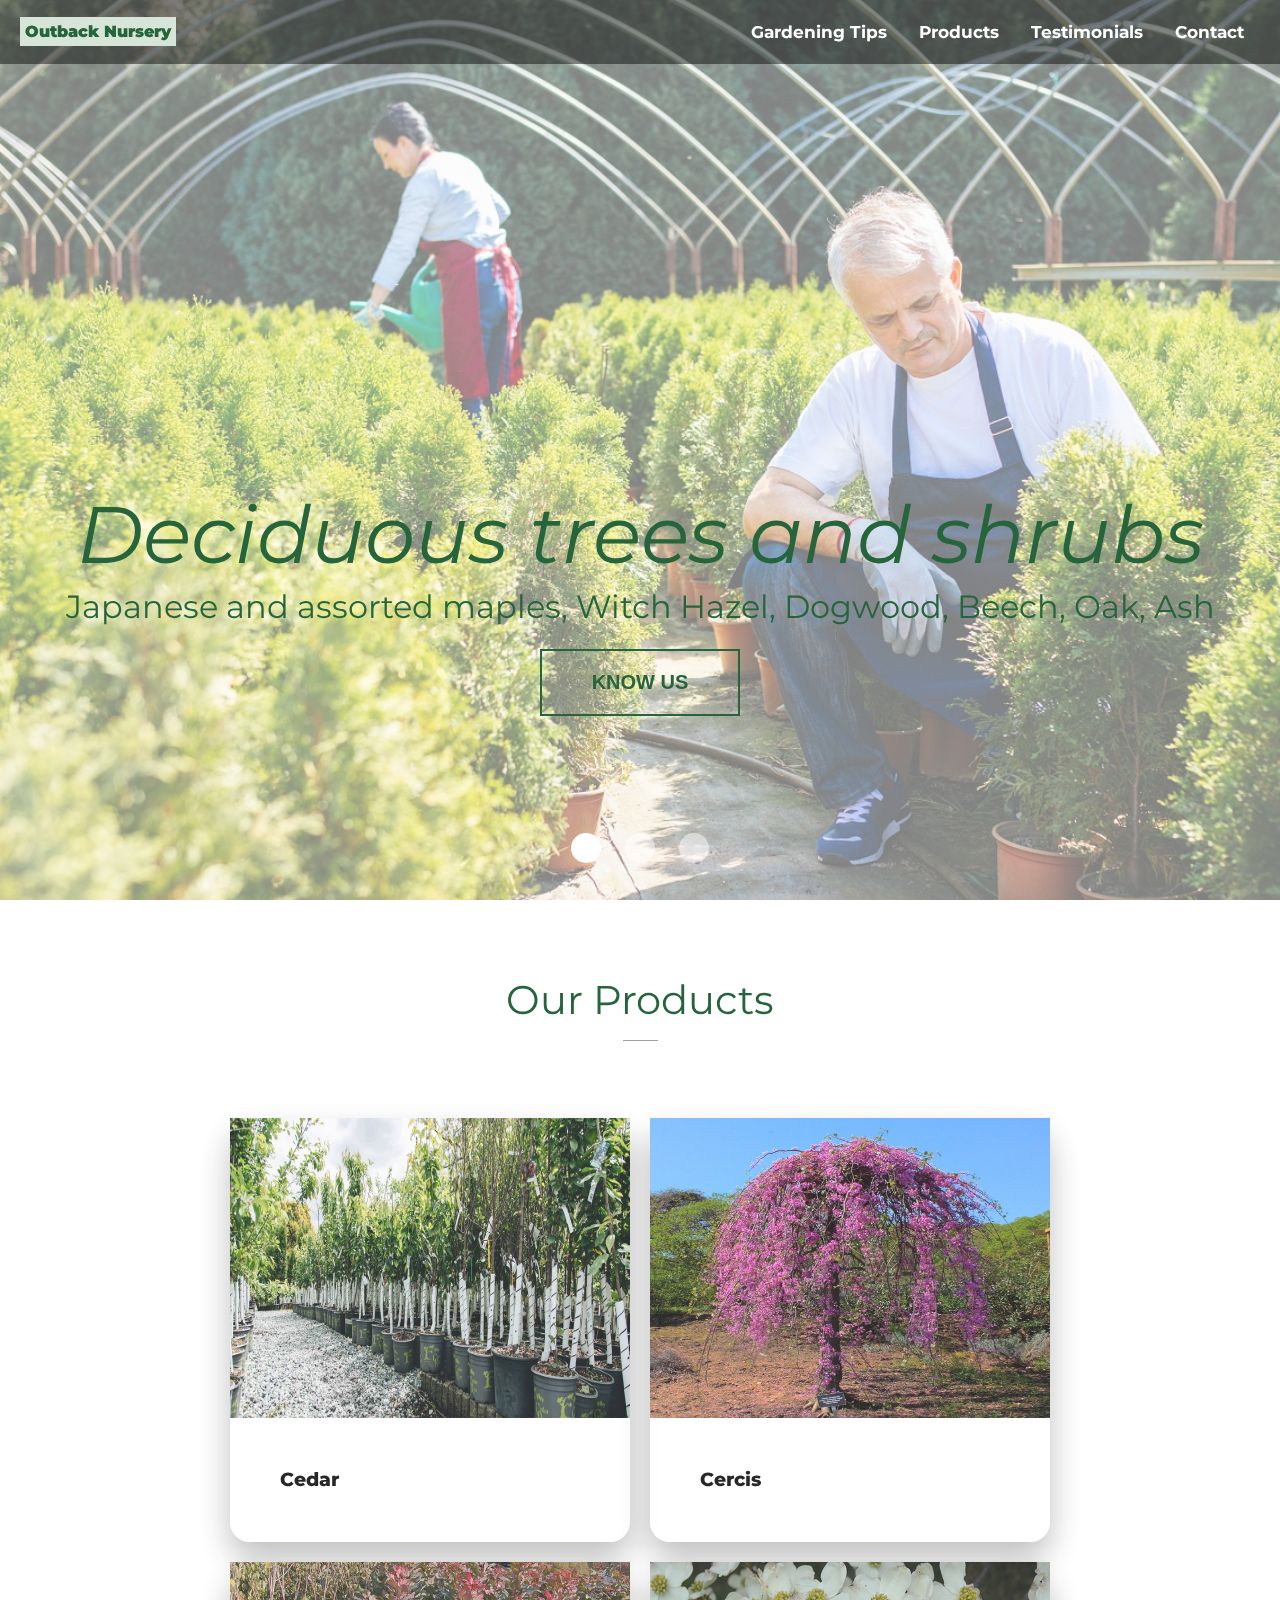
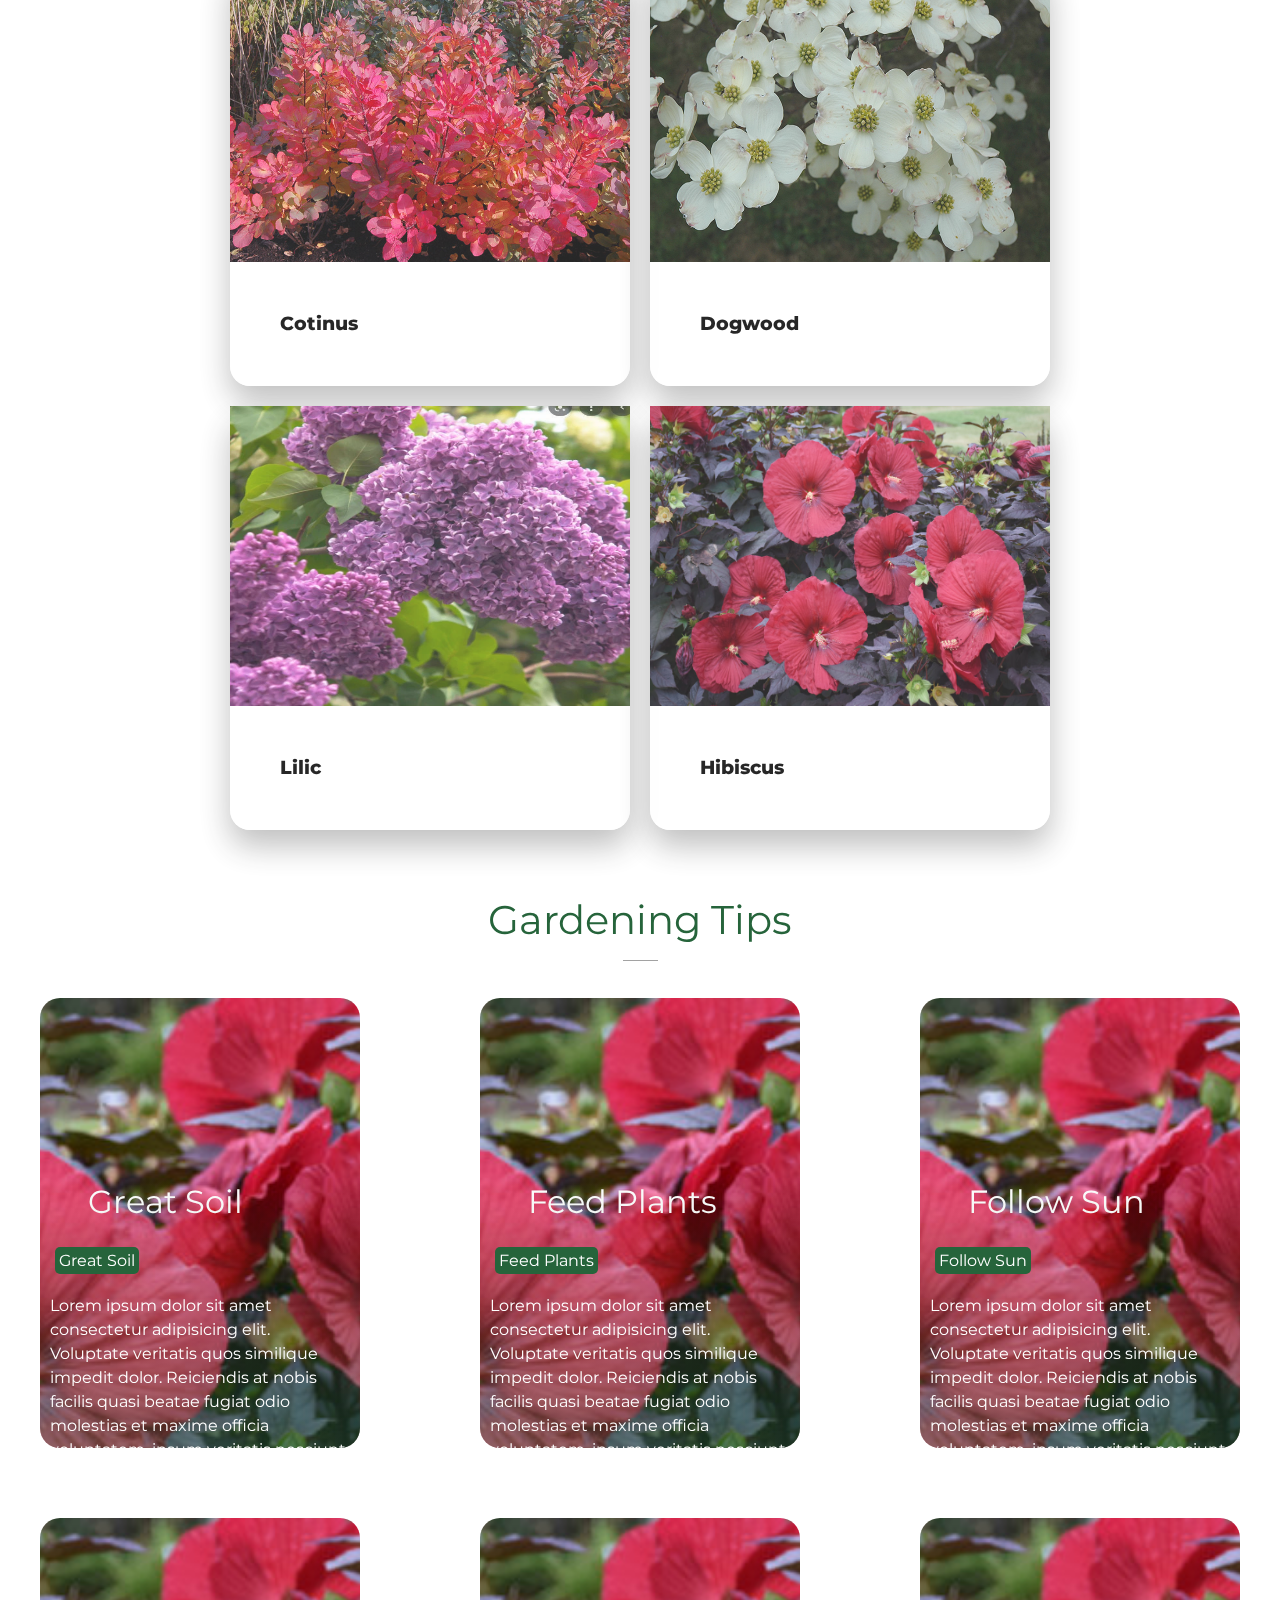
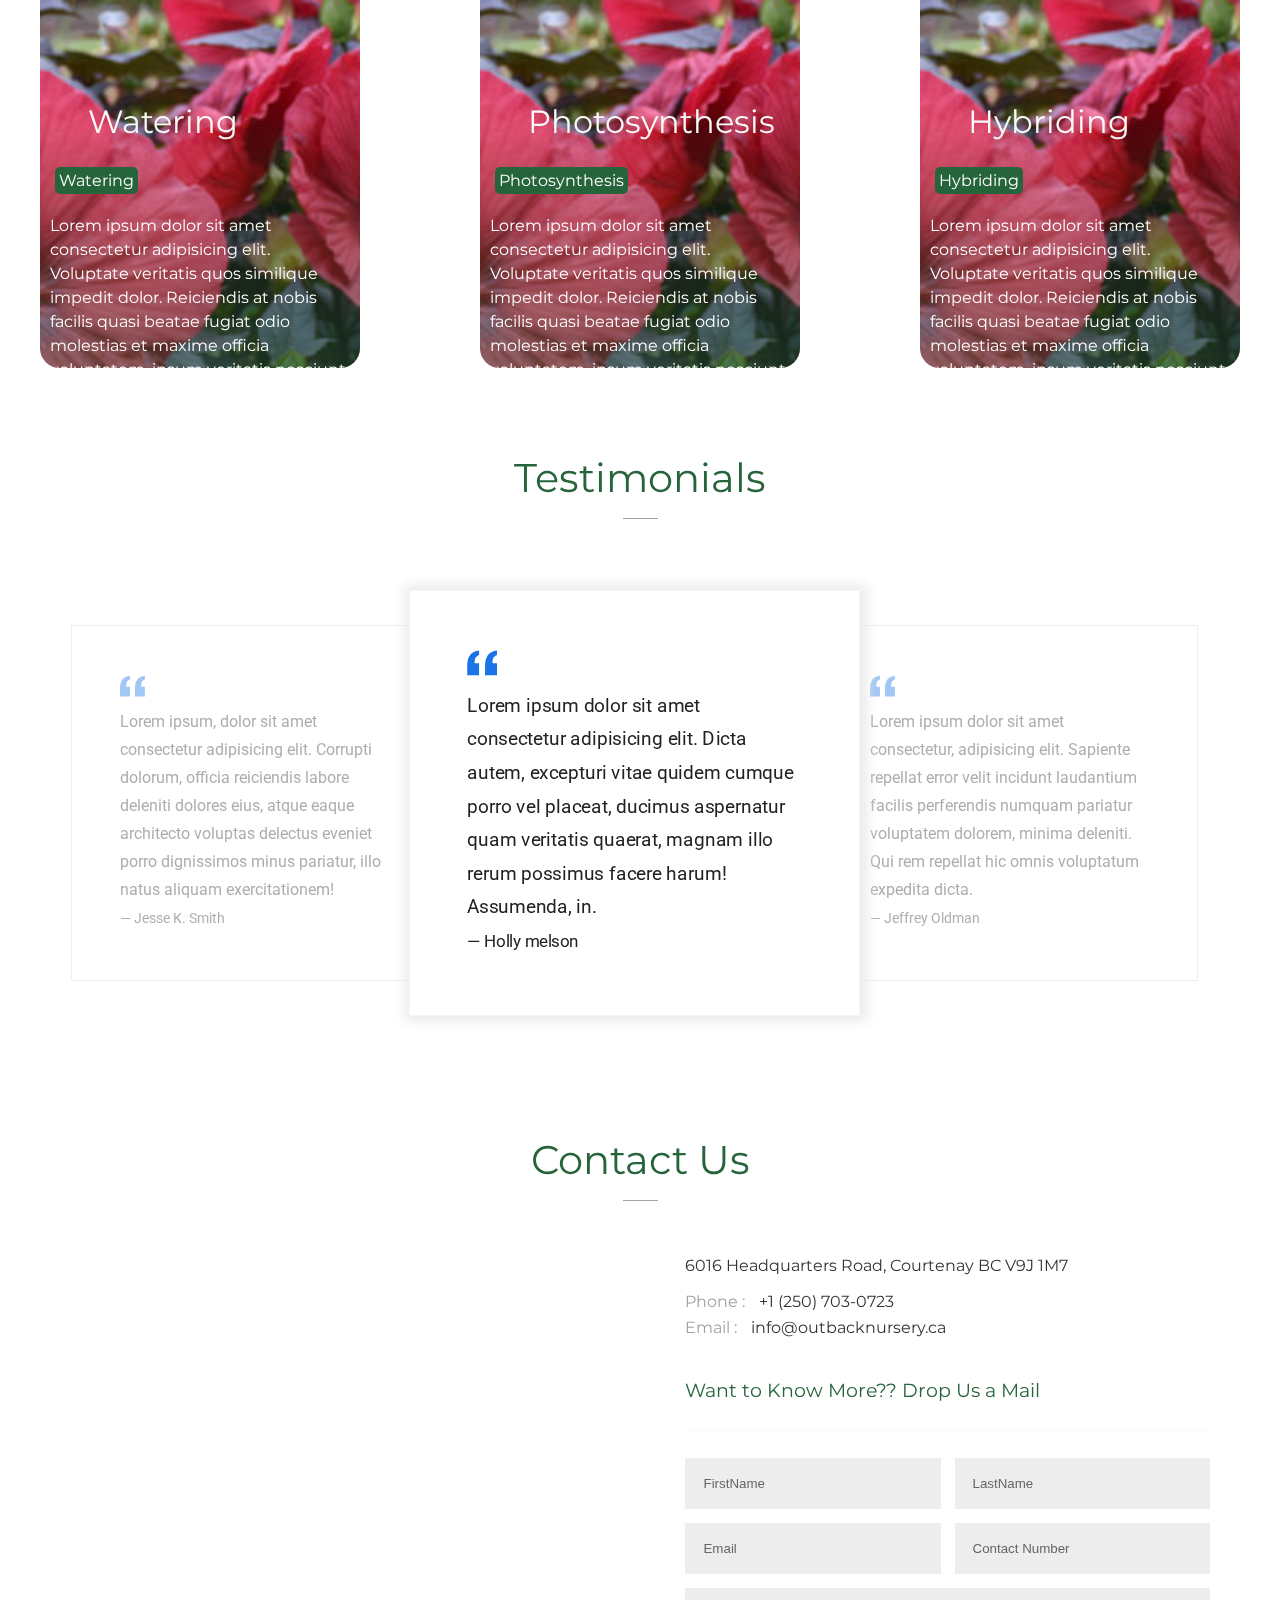
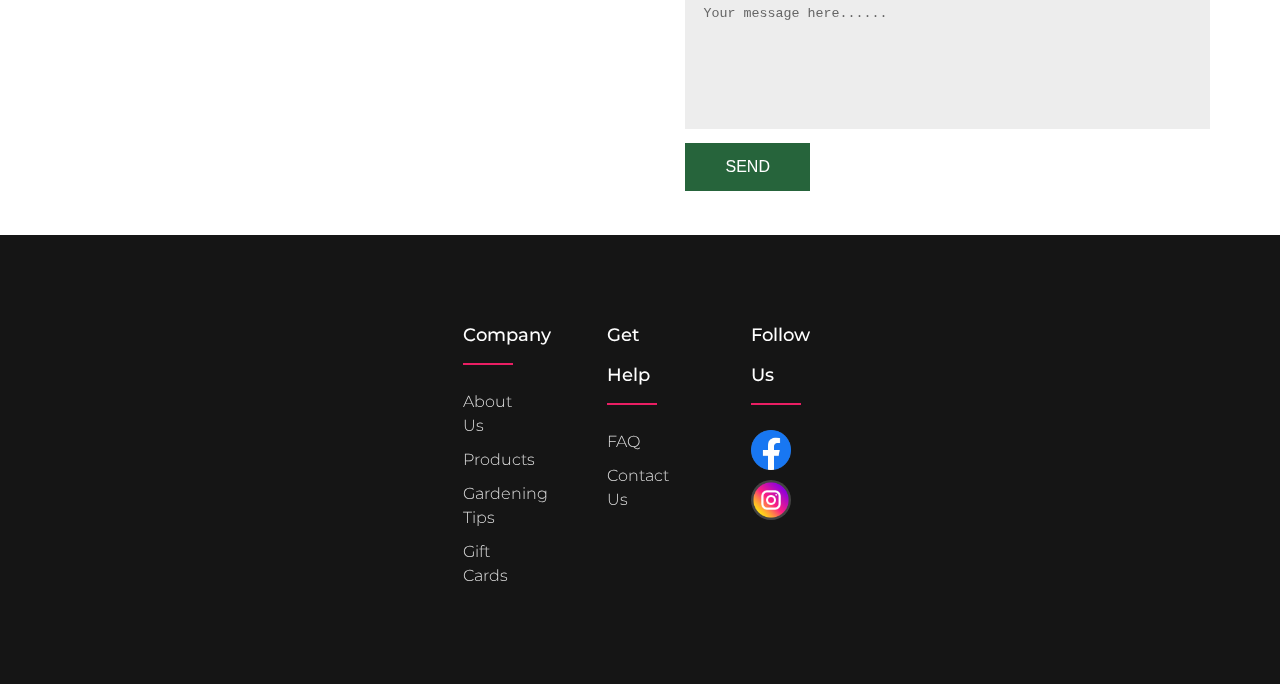
<file: index.html>
<!DOCTYPE html>
<html lang="en">
  <head>
    <meta charset="UTF-8" />
    <meta name="viewport" content="width=device-width, initial-scale=1.0" />
    <title>Outback Nursery</title>
    <link
      rel="stylesheet"
      href="https://cdnjs.cloudflare.com/ajax/libs/font-awesome/4.7.0/css/font-awesome.min.css"
    />
    <link
      href="https://fonts.googleapis.com/css2?family=Montserrat&display=swap"
      rel="stylesheet"
    />
    <link
      href="https://fonts.googleapis.com/css2?family=Roboto:wght@400&display=swap"
      rel="stylesheet"
    />

    <link rel="stylesheet" type="text/css" href="design-system.css" />
    <link rel="stylesheet" type="text/css" href="styles.css" />
  </head>
  <body class="u-ff-sans">
    <!------ Top Navbar --------->
    <div class="c-menu u-ff-sans w-full u-pos-fixed u-transparent" id="navbar">
      <span class="menu__logo u-fw-bold target u-text-sec"
        ><a style="color: #26643b" href="index.html">Outback Nursery</a></span
      >

      <a class="menu_item" id="contact" href="#contactInfo">Contact</a>

      <a class="menu_item" id="testmonials" href="index.html#testimonials"
        >Testimonials</a
      >
      <a class="menu_item" id="about-me" href="products.html">Products</a>

      <a class="menu_item" id="g-tips" href="tips.html">Gardening Tips</a>

      <!----- Hamburger toggle, calling js function on click ----->
      <a class="icon" onclick="toggleHamburger()">
        <i class="fa fa-bars"></i>
      </a>
    </div>

    <!----- carousel ---->
    <div class="l-hero">
      <div class="l-carousel">
        <ul class="l-carousel__slides">
          <input type="radio" name="radio-buttons" id="img-1" checked />
          <li class="l-slide__container">
            <div class="c-slide__image">
              <img src="images/carousel1.jpg" />
              <div class="c-slide__text">
                <p class="c-heading1 u-fs-h2">Deciduous trees and shrubs</p>
                <p class="c-heading2 u-fs-h2">
                  Japanese and assorted maples, Witch Hazel, Dogwood, Beech,
                  Oak, Ash
                </p>
                <div class="c-button__box">
                  <button class="c-button__span">
                    <span>Know Us</span>
                  </button>
                </div>
              </div>
            </div>

            <div class="c-carousel__controls">
              <label for="img-3" class="prev-slide">
                <span>&lsaquo;</span>
              </label>
              <label for="img-2" class="next-slide">
                <span>&rsaquo;</span>
              </label>
            </div>
          </li>
          <input type="radio" name="radio-buttons" id="img-2" />
          <li class="l-slide__container">
            <div class="c-slide__image">
              <img src="images/carousel2.jpg" />
              <div class="c-slide__text">
                <p class="c-heading1 u-fs-h2">Deciduous trees and shrubs</p>
                <p class="c-heading2 u-fs-h2">
                  Japanese and assorted maples, Witch Hazel, Dogwood, Beech,
                  Oak, Ash
                </p>
                <div class="c-button__box">
                  <button class="c-button__span">
                    <span>Know Us</span>
                  </button>
                </div>
              </div>
            </div>
            <div class="c-carousel__controls">
              <label for="img-1" class="prev-slide">
                <span>&lsaquo;</span>
              </label>
              <label for="img-3" class="next-slide">
                <span>&rsaquo;</span>
              </label>
            </div>
          </li>
          <input type="radio" name="radio-buttons" id="img-3" />
          <li class="l-slide__container">
            <div class="c-slide__image">
              <img src="images/carousel3.jpg" />
              <div class="c-slide__text">
                <p class="c-heading1 u-fs-h2">Deciduous trees and shrubs</p>
                <p class="c-heading2 u-fs-h2">
                  Japanese and assorted maples, Witch Hazel, Dogwood, Beech,
                  Oak, Ash
                </p>
                <div class="c-button__box">
                  <button class="c-button__span">
                    <span>Know Us</span>
                  </button>
                </div>
              </div>
            </div>
            <div class="c-carousel__controls">
              <label for="img-2" class="prev-slide">
                <span>&lsaquo;</span>
              </label>
              <label for="img-1" class="next-slide">
                <span>&rsaquo;</span>
              </label>
            </div>
          </li>
          <div class="c-carousel__dots">
            <label for="img-1" class="c-carousel-dot" id="img-dot-1"></label>
            <label for="img-2" class="c-carousel-dot" id="img-dot-2"></label>
            <label for="img-3" class="c-carousel-dot" id="img-dot-3"></label>
          </div>
        </ul>
      </div>
    </div>

    <!--------------->

    <div class="l-container__lgout">
      <!-- Products Section -->
      <section class="l-section1 l-clearfix">
        <div class="l-textcenter">
          <h1>Our Products</h1>
          <span class="c-seperator"></span>
        </div>
      </section>
      <div class="boxes">
        <div class="box">
          <img class="image" src="images/cedar-pro.jpg" />
          <div class="content-wrapper">
            <a href="products.html"> Cedar</a>
          </div>
        </div>
        <div class="box">
          <img class="image" src="images/Cercis-pro.jpg" />
          <div class="content-wrapper">
            <a href="#">Cercis</a>
          </div>
        </div>

        <div class="box">
          <img class="image" src="images/Cotinus-pro.jpg" />
          <div class="content-wrapper">
            <a href="#">Cotinus</a>
          </div>
        </div>

        <div class="box">
          <img class="image" src="images/dogwood-pro.jpg" />
          <div class="content-wrapper">
            <a href="#">Dogwood</a>
          </div>
        </div>

        <div class="box">
          <img class="image" src="images/lilic-pro.jpg" />
          <div class="content-wrapper">
            <a href="#">Lilic</a>
          </div>
        </div>

        <div class="box">
          <img class="image" src="images/hibiscus-pro.jpg" />
          <div class="content-wrapper">
            <a href="#">Hibiscus</a>
          </div>
        </div>
      </div>

      <!-- Tips Section -->

      <section class="">
        <section class="l-section1 l-clearfix">
          <div class="l-textcenter">
            <h1>Gardening Tips</h1>
            <span class="c-seperator"></span>
          </div>
        </section>
        <div class="l-tipsSection">
          <div class="l-tipsSection__card">
            <div class="poster">
              <span class="l-tips__heading">Great Soil</span>
              <img
                class="image"
                style="height: 100vw"
                src="images/hibiscus-pro.jpg"
              />
            </div>

            <div class="l-tipsSection__details">
              <div class="c-tags">
                <span>Great Soil</span>
              </div>
              <div class="description">
                <p>
                  Lorem ipsum dolor sit amet consectetur adipisicing elit.
                  Voluptate veritatis quos similique impedit dolor. Reiciendis
                  at nobis facilis quasi beatae fugiat odio molestias et maxime
                  officia voluptatem, ipsum veritatis nesciunt consequuntur
                  veniam illo hic modi asperiores, cupiditate voluptatibus? Cum
                  in error dolor ea quidem quis hic odio iste neque! Cupiditate.
                </p>
              </div>
            </div>
          </div>

          <div class="l-tipsSection__card">
            <div class="poster">
              <span class="l-tips__heading">Feed Plants</span>
              <img
                class="image"
                style="height: 100vw"
                src="images/hibiscus-pro.jpg"
              />
            </div>

            <div class="l-tipsSection__details">
              <div class="c-tags">
                <span>Feed Plants</span>
              </div>
              <div class="description">
                <p>
                  Lorem ipsum dolor sit amet consectetur adipisicing elit.
                  Voluptate veritatis quos similique impedit dolor. Reiciendis
                  at nobis facilis quasi beatae fugiat odio molestias et maxime
                  officia voluptatem, ipsum veritatis nesciunt consequuntur
                  veniam illo hic modi asperiores, cupiditate voluptatibus? Cum
                  in error dolor ea quidem quis hic odio iste neque! Cupiditate.
                </p>
              </div>
            </div>
          </div>

          <div class="l-tipsSection__card">
            <div class="poster">
              <span class="l-tips__heading">Follow Sun</span>
              <img
                class="image"
                style="height: 100vw"
                src="images/hibiscus-pro.jpg"
              />
            </div>

            <div class="l-tipsSection__details">
              <div class="c-tags">
                <span>Follow Sun</span>
              </div>
              <div class="description">
                <p>
                  Lorem ipsum dolor sit amet consectetur adipisicing elit.
                  Voluptate veritatis quos similique impedit dolor. Reiciendis
                  at nobis facilis quasi beatae fugiat odio molestias et maxime
                  officia voluptatem, ipsum veritatis nesciunt consequuntur
                  veniam illo hic modi asperiores, cupiditate voluptatibus? Cum
                  in error dolor ea quidem quis hic odio iste neque! Cupiditate.
                </p>
              </div>
            </div>
          </div>

          <div class="l-tipsSection__card">
            <div class="poster">
              <span class="l-tips__heading">Watering</span>
              <img
                class="image"
                style="height: 100vw"
                src="images/hibiscus-pro.jpg"
              />
            </div>

            <div class="l-tipsSection__details">
              <div class="c-tags">
                <span>Watering</span>
              </div>
              <div class="description">
                <p>
                  Lorem ipsum dolor sit amet consectetur adipisicing elit.
                  Voluptate veritatis quos similique impedit dolor. Reiciendis
                  at nobis facilis quasi beatae fugiat odio molestias et maxime
                  officia voluptatem, ipsum veritatis nesciunt consequuntur
                  veniam illo hic modi asperiores, cupiditate voluptatibus? Cum
                  in error dolor ea quidem quis hic odio iste neque! Cupiditate.
                </p>
              </div>
            </div>
          </div>

          <div class="l-tipsSection__card">
            <div class="poster">
              <span class="l-tips__heading">Photosynthesis</span>
              <img
                class="image"
                style="height: 100vw"
                src="images/hibiscus-pro.jpg"
              />
            </div>

            <div class="l-tipsSection__details">
              <div class="c-tags">
                <span>Photosynthesis</span>
              </div>
              <div class="description">
                <p>
                  Lorem ipsum dolor sit amet consectetur adipisicing elit.
                  Voluptate veritatis quos similique impedit dolor. Reiciendis
                  at nobis facilis quasi beatae fugiat odio molestias et maxime
                  officia voluptatem, ipsum veritatis nesciunt consequuntur
                  veniam illo hic modi asperiores, cupiditate voluptatibus? Cum
                  in error dolor ea quidem quis hic odio iste neque! Cupiditate.
                </p>
              </div>
            </div>
          </div>

          <div class="l-tipsSection__card">
            <div class="poster">
              <span class="l-tips__heading">Hybriding</span>
              <img
                class="image"
                style="height: 100vw"
                src="images/hibiscus-pro.jpg"
              />
            </div>

            <div class="l-tipsSection__details">
              <div class="c-tags">
                <span>Hybriding</span>
              </div>
              <div class="description">
                <p>
                  Lorem ipsum dolor sit amet consectetur adipisicing elit.
                  Voluptate veritatis quos similique impedit dolor. Reiciendis
                  at nobis facilis quasi beatae fugiat odio molestias et maxime
                  officia voluptatem, ipsum veritatis nesciunt consequuntur
                  veniam illo hic modi asperiores, cupiditate voluptatibus? Cum
                  in error dolor ea quidem quis hic odio iste neque! Cupiditate.
                </p>
              </div>
            </div>
          </div>
        </div>
      </section>

      <section class="l-tips__accordion">
        <details open>
          <summary>Great Soil</summary>
          <p>
            Lorem ipsum dolor sit amet consectetur adipisicing elit. Voluptate
            veritatis quos similique impedit dolor. Reiciendis at nobis facilis
            quasi beatae fugiat odio molestias et maxime officia voluptatem,
            ipsum veritatis nesciunt consequuntur veniam illo hic modi
            asperiores, cupiditate voluptatibus? Cum in error dolor ea quidem
            quis hic odio iste neque! Cupiditate.
          </p>
        </details>
        <details>
          <summary>Feed Plants</summary>
          <p>
            Lorem ipsum dolor sit amet consectetur adipisicing elit. Voluptate
            veritatis quos similique impedit dolor. Reiciendis at nobis facilis
            quasi beatae fugiat odio molestias et maxime officia voluptatem,
            ipsum veritatis nesciunt consequuntur veniam illo hic modi
            asperiores, cupiditate voluptatibus? Cum in error dolor ea quidem
            quis hic odio iste neque! Cupiditate.
          </p>
        </details>
        <details>
          <summary>Follow Sun</summary>
          <p>
            Lorem ipsum dolor sit amet consectetur adipisicing elit. Voluptate
            veritatis quos similique impedit dolor. Reiciendis at nobis facilis
            quasi beatae fugiat odio molestias et maxime officia voluptatem,
            ipsum veritatis nesciunt consequuntur veniam illo hic modi
            asperiores, cupiditate voluptatibus? Cum in error dolor ea quidem
            quis hic odio iste neque! Cupiditate.
          </p>
        </details>

        <details>
          <summary>Watering</summary>
          <p>
            Lorem ipsum dolor sit amet consectetur adipisicing elit. Voluptate
            veritatis quos similique impedit dolor. Reiciendis at nobis facilis
            quasi beatae fugiat odio molestias et maxime officia voluptatem,
            ipsum veritatis nesciunt consequuntur veniam illo hic modi
            asperiores, cupiditate voluptatibus? Cum in error dolor ea quidem
            quis hic odio iste neque! Cupiditate.
          </p>
        </details>

        <details>
          <summary>Photosynthesis</summary>
          <p>
            Lorem ipsum dolor sit amet consectetur adipisicing elit. Voluptate
            veritatis quos similique impedit dolor. Reiciendis at nobis facilis
            quasi beatae fugiat odio molestias et maxime officia voluptatem,
            ipsum veritatis nesciunt consequuntur veniam illo hic modi
            asperiores, cupiditate voluptatibus? Cum in error dolor ea quidem
            quis hic odio iste neque! Cupiditate.
          </p>
        </details>

        <details>
          <summary>Hybriding</summary>
          <p>
            Lorem ipsum dolor sit amet consectetur adipisicing elit. Voluptate
            veritatis quos similique impedit dolor. Reiciendis at nobis facilis
            quasi beatae fugiat odio molestias et maxime officia voluptatem,
            ipsum veritatis nesciunt consequuntur veniam illo hic modi
            asperiores, cupiditate voluptatibus? Cum in error dolor ea quidem
            quis hic odio iste neque! Cupiditate.
          </p>
        </details>
      </section>
      <!------- testimonials --------->

      <section class="l-testimonials l-my-5" id="testimonials">
        <section class="l-section1 l-clearfix">
          <div class="l-textcenter">
            <h1>Testimonials</h1>
            <span class="c-seperator"></span>
          </div>
        </section>
        <div class="l-quotes u-page-width">
          <div
            class="l-quotes__slide l-slideshow__slide--active"
            data-slider-slide-index="0"
            aria-hidden="false"
            tabindex="-1"
          >
            <blockquote class="l-quotes-slider__text u-text-left">
              <span class="c-quote__icon">
                <svg
                  aria-hidden="true"
                  focusable="false"
                  role="presentation"
                  class="icon icon-quote"
                  viewBox="0 0 41 35"
                >
                  <path
                    d="M10.208 17.711h6.124v16.332H0V21.684C0 8.184 5.444.956 16.332 0v6.125c-4.083 1.14-6.124 4.414-6.124 9.82v1.766zm24.498 0h6.124v16.332H24.498V21.684C24.498 8.184 29.942.956 40.83 0v6.125c-4.083 1.14-6.124 4.414-6.124 9.82v1.766z"
                  ></path>
                </svg>
              </span>

              <div class="l-testcontent">
                <p>
                  Lorem ipsum, dolor sit amet consectetur adipisicing elit.
                  Corrupti dolorum, officia reiciendis labore deleniti dolores
                  eius, atque eaque architecto voluptas delectus eveniet porro
                  dignissimos minus pariatur, illo natus aliquam exercitationem!
                </p>
              </div>
              <cite>Jesse K. Smith</cite>
            </blockquote>
          </div>

          <div
            class="l-quotes__slide l-slideshow__slide--active"
            data-slider-slide-index="1"
            aria-hidden="false"
            tabindex="-1"
          >
            <blockquote class="l-quotes-slider__text u-text-left">
              <span class="c-quote__icon"
                ><svg
                  aria-hidden="true"
                  focusable="false"
                  role="presentation"
                  class="icon icon-quote"
                  viewBox="0 0 41 35"
                >
                  <path
                    d="M10.208 17.711h6.124v16.332H0V21.684C0 8.184 5.444.956 16.332 0v6.125c-4.083 1.14-6.124 4.414-6.124 9.82v1.766zm24.498 0h6.124v16.332H24.498V21.684C24.498 8.184 29.942.956 40.83 0v6.125c-4.083 1.14-6.124 4.414-6.124 9.82v1.766z"
                  ></path>
                </svg>
              </span>

              <div class="l-testcontent">
                <p>
                  Lorem ipsum dolor sit amet consectetur adipisicing elit. Dicta
                  autem, excepturi vitae quidem cumque porro vel placeat,
                  ducimus aspernatur quam veritatis quaerat, magnam illo rerum
                  possimus facere harum! Assumenda, in.
                </p>
              </div>
              <cite>Holly melson</cite>
            </blockquote>
          </div>

          <div
            class="l-quotes__slide l-slideshow__slide--active"
            data-slider-slide-index="2"
            aria-hidden="false"
            tabindex="-1"
          >
            <blockquote class="l-quotes-slider__text u-text-left">
              <span class="c-quote__icon"
                ><svg
                  aria-hidden="true"
                  focusable="false"
                  role="presentation"
                  class="icon icon-quote"
                  viewBox="0 0 41 35"
                >
                  <path
                    d="M10.208 17.711h6.124v16.332H0V21.684C0 8.184 5.444.956 16.332 0v6.125c-4.083 1.14-6.124 4.414-6.124 9.82v1.766zm24.498 0h6.124v16.332H24.498V21.684C24.498 8.184 29.942.956 40.83 0v6.125c-4.083 1.14-6.124 4.414-6.124 9.82v1.766z"
                  ></path>
                </svg>
              </span>
              <div class="l-testcontent">
                <p>
                  Lorem ipsum dolor sit amet consectetur, adipisicing elit.
                  Sapiente repellat error velit incidunt laudantium facilis
                  perferendis numquam pariatur voluptatem dolorem, minima
                  deleniti. Qui rem repellat hic omnis voluptatum expedita
                  dicta.
                </p>
              </div>
              <cite>Jeffrey Oldman</cite>
            </blockquote>
          </div>
        </div>
      </section>

      <!---------- Contact section ---------->
      <div class="l-innerwrap" id="contactInfo">
        <section class="l-section1 l-clearfix">
          <div class="l-textcenter">
            <h1>Contact Us</h1>
            <span class="c-seperator"></span>
          </div>
        </section>

        <section class="l-section2 l-clearfix">
          <div class="l-col2 l-column1 l-first">
            <iframe
              src="https://www.google.com/maps/embed?pb=!1m18!1m12!1m3!1d44431.04424332334!2d-125.0171795501496!3d49.68204393476929!2m3!1f0!2f0!3f0!3m2!1i1024!2i768!4f13.1!3m3!1m2!1s0x5488138e761e4361%3A0x50135152a7b12b0!2sCourtenay%2C%20BC!5e0!3m2!1sen!2sca!4v1672063027098!5m2!1sen!2sca"
              frameborder="0"
              allowfullscreen
              class="c-map"
            ></iframe>
          </div>
          <div class="l-col2 l-column2 l-last">
            <div class="l-sec2innercont">
              <div class="l-sec2addr">
                <p>6016 Headquarters Road, Courtenay BC V9J 1M7</p>
                <p><span class="c-collig">Phone :</span> +1 (250) 703-0723</p>
                <p>
                  <span class="c-collig">Email :</span> info@outbacknursery.ca
                </p>
              </div>
            </div>
            <div class="l-sec2contactform">
              <h3 class="c-sec2frmtitle">Want to Know More?? Drop Us a Mail</h3>
              <form action="">
                <div class="l-clearfix">
                  <input
                    class="l-col2 l-first"
                    type="text"
                    placeholder="FirstName"
                  />
                  <input
                    class="l-col2 l-last"
                    type="text"
                    placeholder="LastName"
                  />
                </div>
                <div class="l-clearfix">
                  <input
                    class="l-col2 l-first"
                    type="Email"
                    placeholder="Email"
                  />
                  <input
                    class="l-col2 l-last"
                    type="text"
                    placeholder="Contact Number"
                  />
                </div>
                <div class="l-clearfix">
                  <textarea
                    name="textarea"
                    id=""
                    cols="30"
                    rows="7"
                    placeholder="Your message here......"
                  ></textarea>
                </div>
                <div class="l-clearfix">
                  <input type="submit" value="Send" />
                </div>
              </form>
            </div>
          </div>
        </section>
      </div>
    </div>

    <footer class="l-footer">
      <div class="l-footer__container l-row">
        <div class="l-footer__group">
          <div class="l-footer__col">
            <h4>company</h4>
            <ul>
              <li><a href="#">About us</a></li>
              <li><a href="products.html">Products</a></li>
              <li><a href="tips.html">Gardening Tips</a></li>
              <li><a href="#">Gift cards</a></li>
            </ul>
          </div>
          <div class="l-footer__col">
            <h4>get help</h4>
            <ul>
              <li><a href="#">FAQ</a></li>
              <li><a href="index.html#contactInfo">Contact Us</a></li>
            </ul>
          </div>

          <div class="l-footer__col">
            <h4>follow us</h4>
            <div class="l-socialLinks">
              <div>
                <a
                  href="https://www.facebook.com/p/Outback-Nursery-Garden-Centre-100045470087619/"
                  ><img src="images/facebook.png" alt="facebook"
                /></a>
              </div>
              <div>
                <a href="https://www.instagram.com/outbacknursery/?hl=en"
                  ><img src="images/instagram.png" alt="instagram"
                /></a>
              </div>
            </div>
          </div>
        </div>
      </div>
    </footer>

    <!-- linked design-system javascript file -->

    <script src="main.js"></script>
    <script src="design-system.js"></script>
  </body>
</html>
</file>
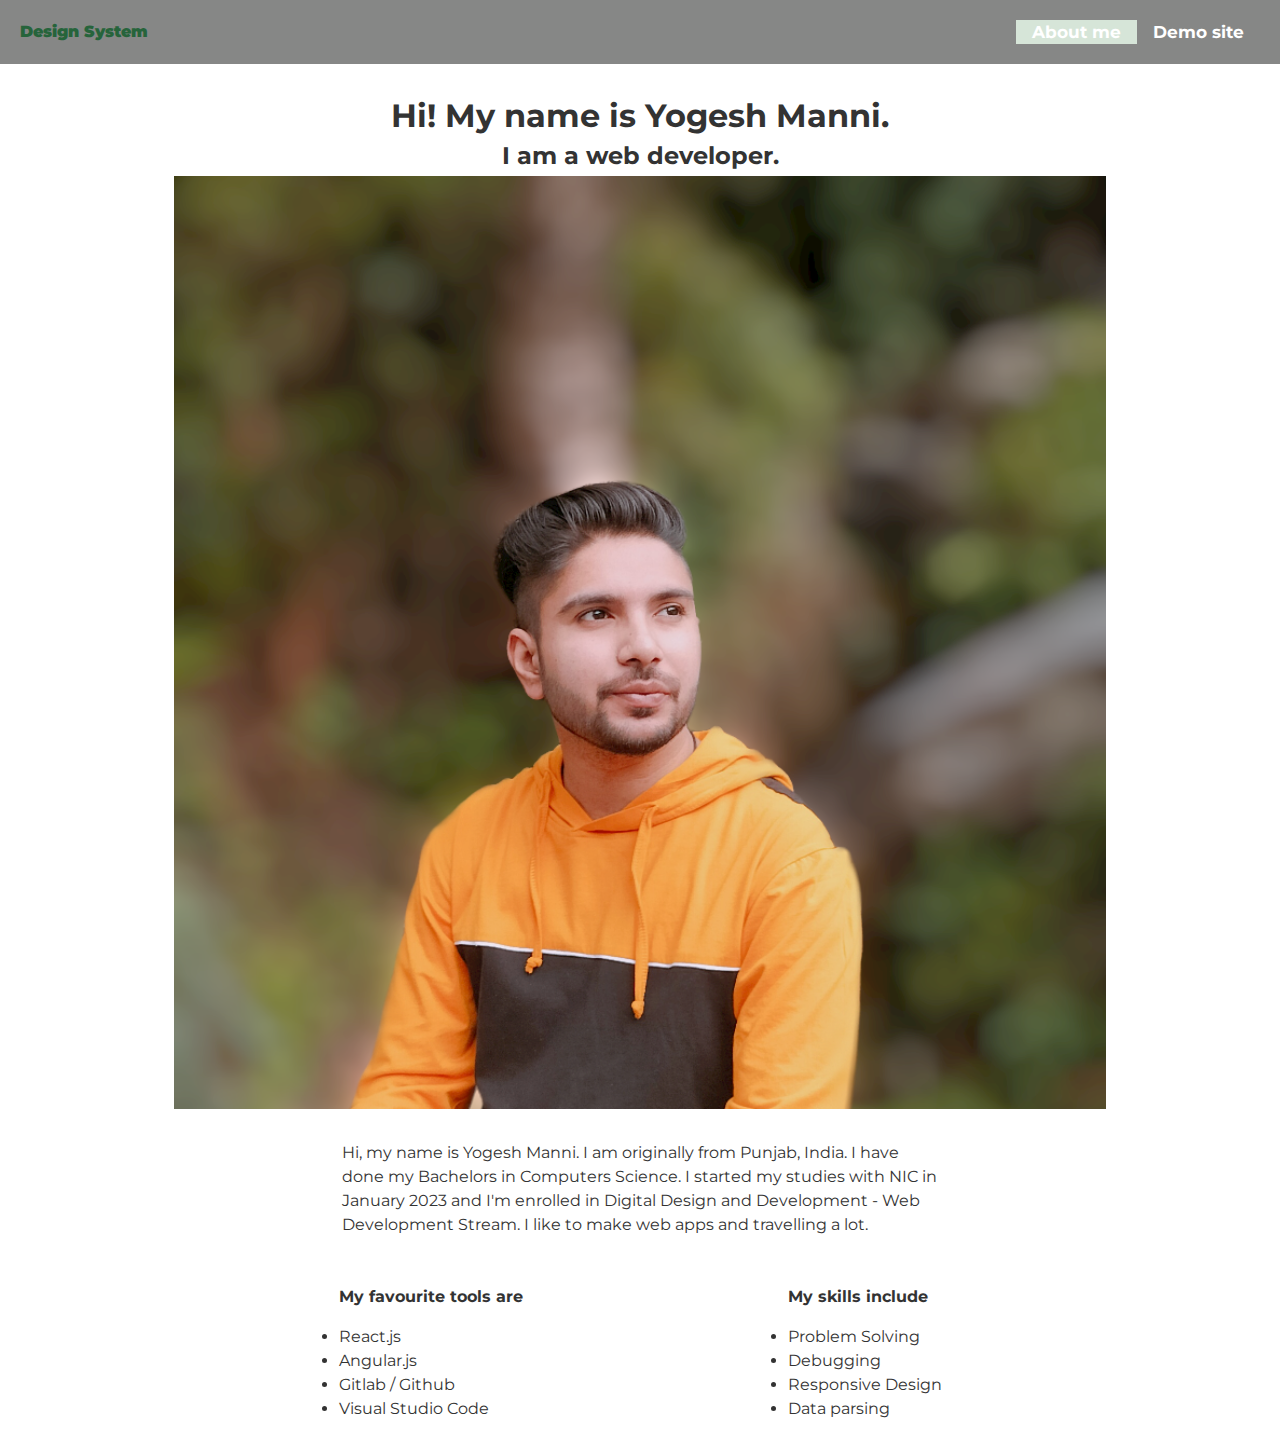
<file: about-me.html>
<!DOCTYPE html>
<html lang="en">
  <head>
    <meta charset="UTF-8" />
    <meta name="viewport" content="width=devic8e-width, initial-scale=1.0" />
    <title>About me</title>
    <link
      rel="stylesheet"
      href="https://cdnjs.cloudflare.com/ajax/libs/font-awesome/4.7.0/css/font-awesome.min.css"
    />
    <link
      href="https://fonts.googleapis.com/css2?family=Montserrat&display=swap"
      rel="stylesheet"
    />
    <link
      href="https://fonts.googleapis.com/css2?family=Roboto:wght@400&display=swap"
      rel="stylesheet"
    />
    <link rel="stylesheet" type="text/css" href="styles.css" />
    <link rel="stylesheet" type="text/css" href="design-system.css" />
  </head>
  <body class="u-ff-sans">
    <!------ Top Navbar --------->
    <div class="c-menu u-ff-sans" id="navbar">
      <span class="menu__logo u-fw-bold"
        ><a style="color: #26643b" href="design-system.html"
          >Design System</a
        ></span
      >
      <a class="menu_item" id="site.html" href="index.html">Demo site</a>
      <a class="menu_item target" id="about-me.html" href="#about-me"
        >About me</a
      >

      <!----- Hamburger toggle, calling js function on click ----->
      <a class="icon" onclick="toggleHamburger()">
        <i class="fa fa-bars"></i>
      </a>
    </div>

    <main class="l-max-width-1250 l-container-lg">
      <div class="l-flex u-justify-center u-align-center u-col l-mt-2">
        <!-- add your name -->
        <div class="u-center">
          <h1>Hi! My name is Yogesh Manni.</h1>
          <h2>I am a web developer.</h2>
        </div>
        <!-- add your portrait photo -->
        <img
          src="images/profile-img.png"
          alt="Portrait of lorem ipsum"
          style="width: 100%; height: auto"
        />
        <!-- add a short biography. Include where you are from, your education background, your current program, and something interesting about yourself. -->
        <p class="l-mt-2 w-60 l-px-2">
          Hi, my name is Yogesh Manni. I am originally from Punjab, India. I
          have done my Bachelors in Computers Science. I started my studies with
          NIC in January 2023 and I'm enrolled in Digital Design and Development
          - Web Development Stream. I like to make web apps and travelling a
          lot.
        </p>
      </div>

      <div class="l-flex l-mt-3 u-align-center u-justify-around l-px-2">
        <div>
          <!-- add a list of your favourite web development tools. -->
          <b>My favourite tools are</b>
          <ul>
            <li>React.js</li>
            <li>Angular.js</li>
            <li>Gitlab / Github</li>
            <li>Visual Studio Code</li>
          </ul>
        </div>
        <div>
          <!-- add a list of your strongest web development skills. -->
          <b>My skills include</b>
          <ul>
            <li>Problem Solving</li>
            <li>Debugging</li>
            <li>Responsive Design</li>
            <li>Data parsing</li>
          </ul>
        </div>
      </div>
    </main>
    <!-- Javascript file linked -->
    <script src="design-system.js"></script>
  </body>
</html>
</file>
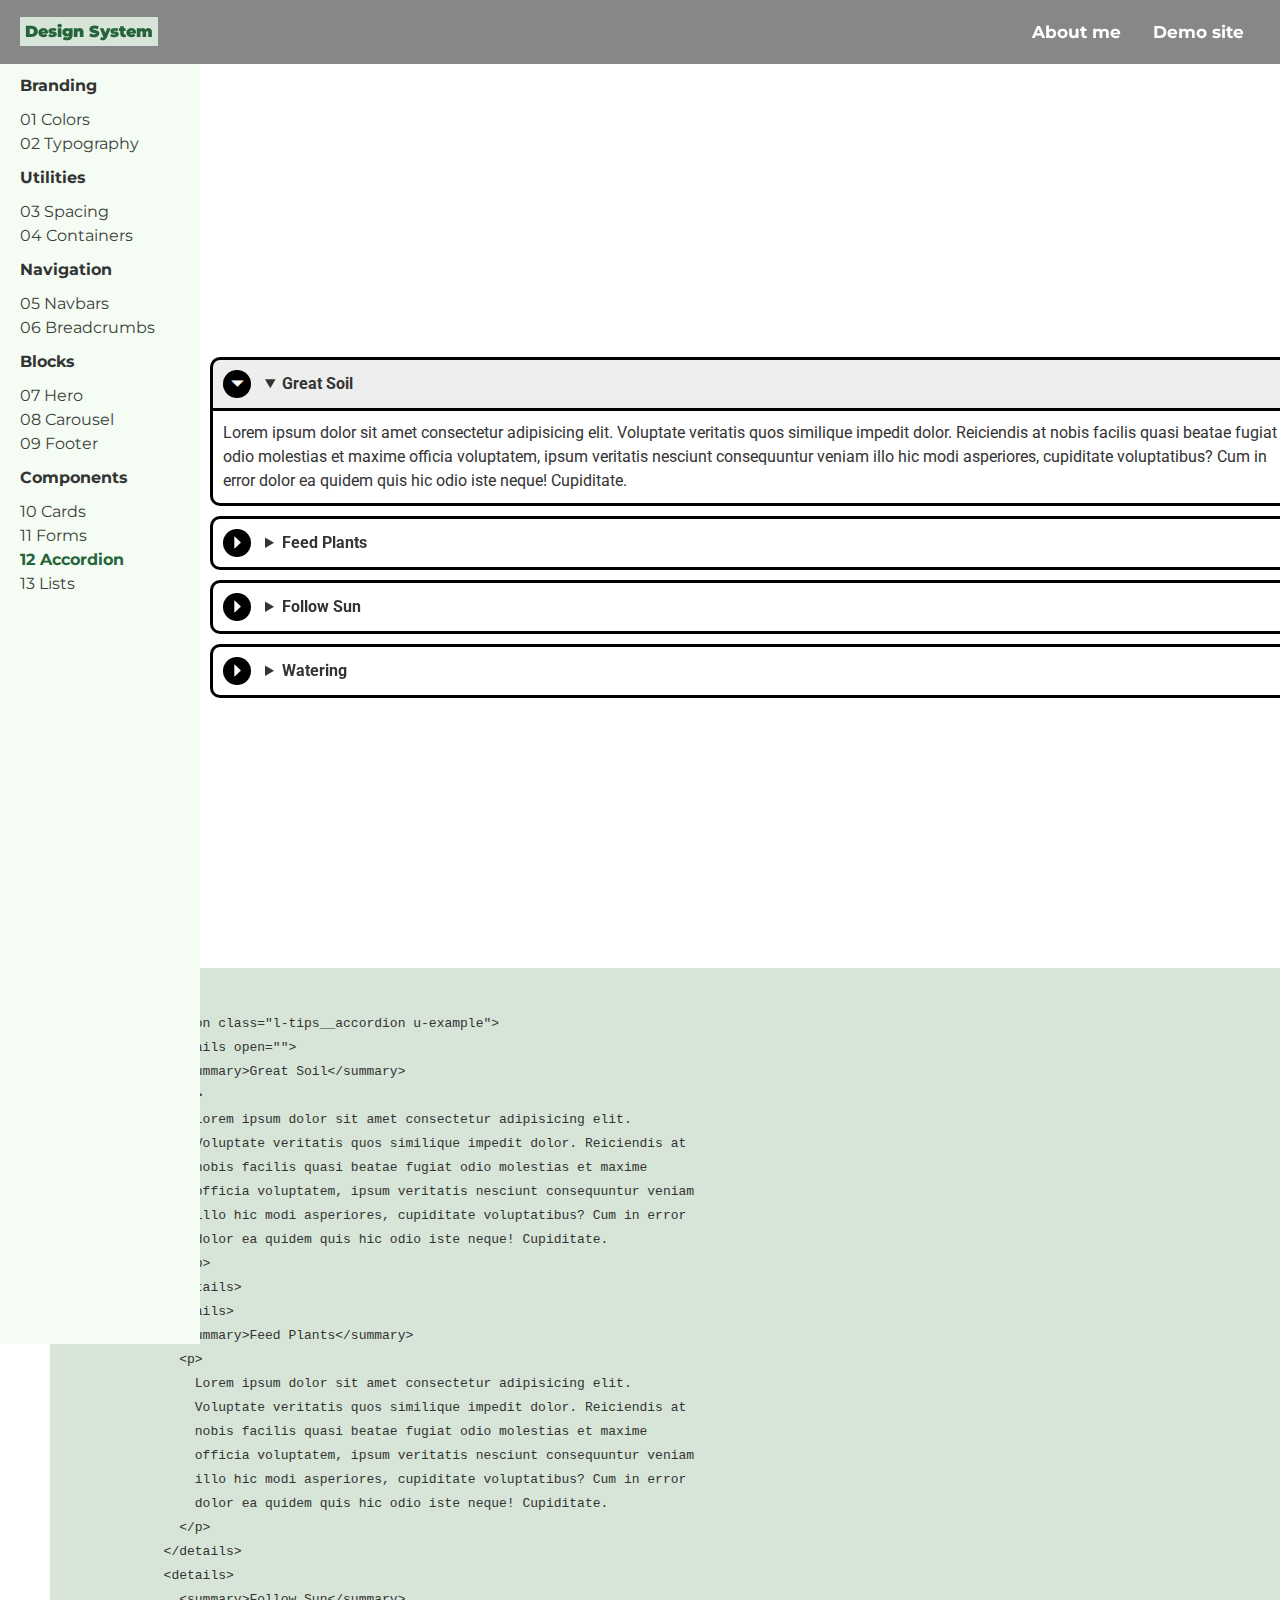
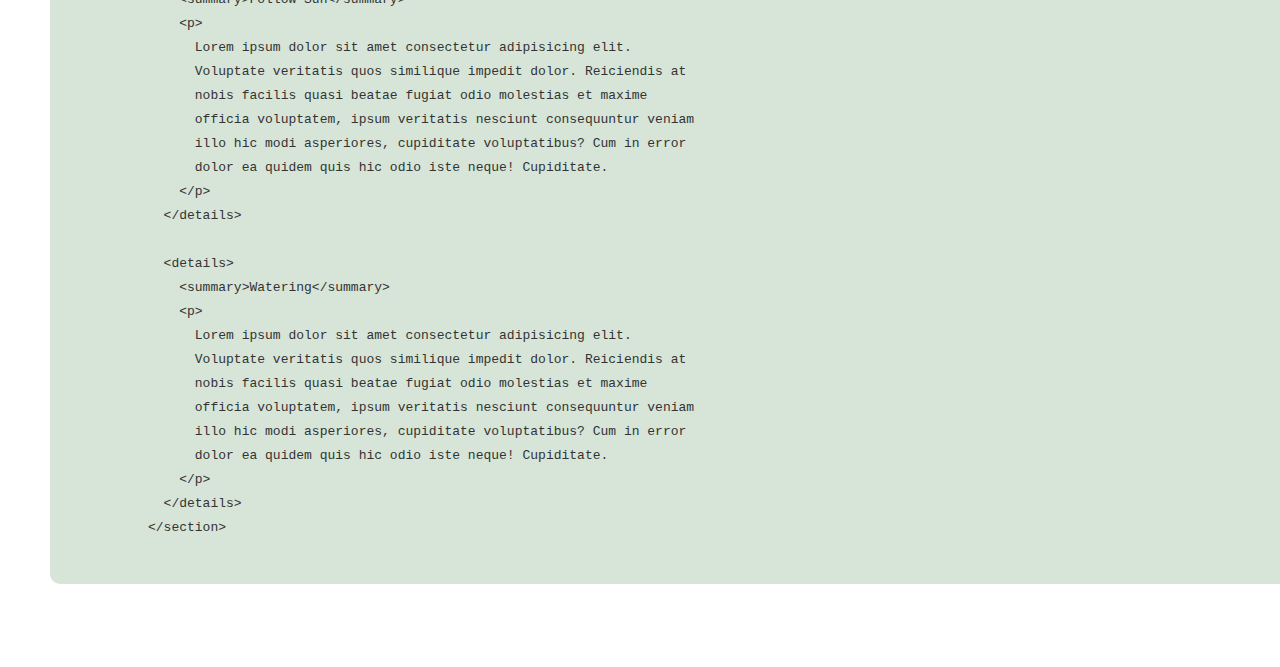
<file: accordion.html>
<!DOCTYPE html>
<html lang="en">
  <head>
    <meta charset="UTF-8" />
    <meta name="viewport" content="width=device-width, initial-scale=1.0" />
    <title>Design System</title>
    <link
      rel="stylesheet"
      href="https://cdnjs.cloudflare.com/ajax/libs/font-awesome/4.7.0/css/font-awesome.min.css"
    />
    <link
      href="https://fonts.googleapis.com/css2?family=Montserrat&display=swap"
      rel="stylesheet"
    />
    <link
      href="https://fonts.googleapis.com/css2?family=Roboto:wght@400&display=swap"
      rel="stylesheet"
    />

    <link rel="stylesheet" type="text/css" href="styles.css" />
    <link rel="stylesheet" type="text/css" href="design-system.css" />
  </head>
  <body>
    <!------ Top Navbar --------->
    <div class="c-menu u-ff-sans w-full u-pos-fixed u-transparent" id="navbar">
      <span class="menu__logo u-fw-bold target u-text-sec"
        ><a style="color: #26643b" href="design-system.html"
          >Design System</a
        ></span
      >
      <a class="menu_item" id="site" href="index.html">Demo site</a>
      <a class="menu_item" id="about-me" href="about-me.html">About me</a>

      <!----- Hamburger toggle, calling js function on click ----->
      <a class="icon" onclick="toggleHamburger()">
        <i class="fa fa-bars"></i>
      </a>
    </div>

    <!------ Side Navbar --------->
    <div class="o-mainContainer">
      <div
        class="c-menu__sidebarNav u-ff-sans u-pos-fixed l-mt-4"
        id="sideNavbar"
      >
        <p class="sidebarNav__subheading u-fw-bold">Branding</p>
        <a href="colors.html">01 Colors</a>
        <a href="typography.html">02 Typography</a>

        <p class="sidebarNav__subheading u-fw-bold">Utilities</p>
        <a href="spacing.html">03 Spacing</a>
        <a href="containers.html">04 Containers</a>

        <p class="sidebarNav__subheading u-fw-bold">Navigation</p>
        <a href="navbar.html">05 Navbars</a>
        <a href="breadcrumb.html">06 Breadcrumbs</a>

        <p class="sidebarNav__subheading u-fw-bold">Blocks</p>
        <a>07 Hero</a>
        <a href="carousel.html">08 Carousel</a>

        <a href="footer.html">09 Footer</a>

        <p class="sidebarNav__subheading u-fw-bold">Components</p>
        <a href="cards.html">10 Cards</a>
        <a>11 Forms</a>
        <a class="u-text-sec u-fw-bold" href="accordion.html">12 Accordion</a>
        <a>13 Lists</a>
      </div>

      <main class="l-container l-mt-10">
        <div class="c-makeSnippet l-ml-10">
          <section class="l-tips__accordion u-example">
            <details open>
              <summary>Great Soil</summary>
              <p>
                Lorem ipsum dolor sit amet consectetur adipisicing elit.
                Voluptate veritatis quos similique impedit dolor. Reiciendis at
                nobis facilis quasi beatae fugiat odio molestias et maxime
                officia voluptatem, ipsum veritatis nesciunt consequuntur veniam
                illo hic modi asperiores, cupiditate voluptatibus? Cum in error
                dolor ea quidem quis hic odio iste neque! Cupiditate.
              </p>
            </details>
            <details>
              <summary>Feed Plants</summary>
              <p>
                Lorem ipsum dolor sit amet consectetur adipisicing elit.
                Voluptate veritatis quos similique impedit dolor. Reiciendis at
                nobis facilis quasi beatae fugiat odio molestias et maxime
                officia voluptatem, ipsum veritatis nesciunt consequuntur veniam
                illo hic modi asperiores, cupiditate voluptatibus? Cum in error
                dolor ea quidem quis hic odio iste neque! Cupiditate.
              </p>
            </details>
            <details>
              <summary>Follow Sun</summary>
              <p>
                Lorem ipsum dolor sit amet consectetur adipisicing elit.
                Voluptate veritatis quos similique impedit dolor. Reiciendis at
                nobis facilis quasi beatae fugiat odio molestias et maxime
                officia voluptatem, ipsum veritatis nesciunt consequuntur veniam
                illo hic modi asperiores, cupiditate voluptatibus? Cum in error
                dolor ea quidem quis hic odio iste neque! Cupiditate.
              </p>
            </details>

            <details>
              <summary>Watering</summary>
              <p>
                Lorem ipsum dolor sit amet consectetur adipisicing elit.
                Voluptate veritatis quos similique impedit dolor. Reiciendis at
                nobis facilis quasi beatae fugiat odio molestias et maxime
                officia voluptatem, ipsum veritatis nesciunt consequuntur veniam
                illo hic modi asperiores, cupiditate voluptatibus? Cum in error
                dolor ea quidem quis hic odio iste neque! Cupiditate.
              </p>
            </details>
          </section>
        </div>
      </main>
    </div>
    <!-- linked design-system javascript file -->
    <script src="design-system.js"></script>
  </body>
</html>
</file>
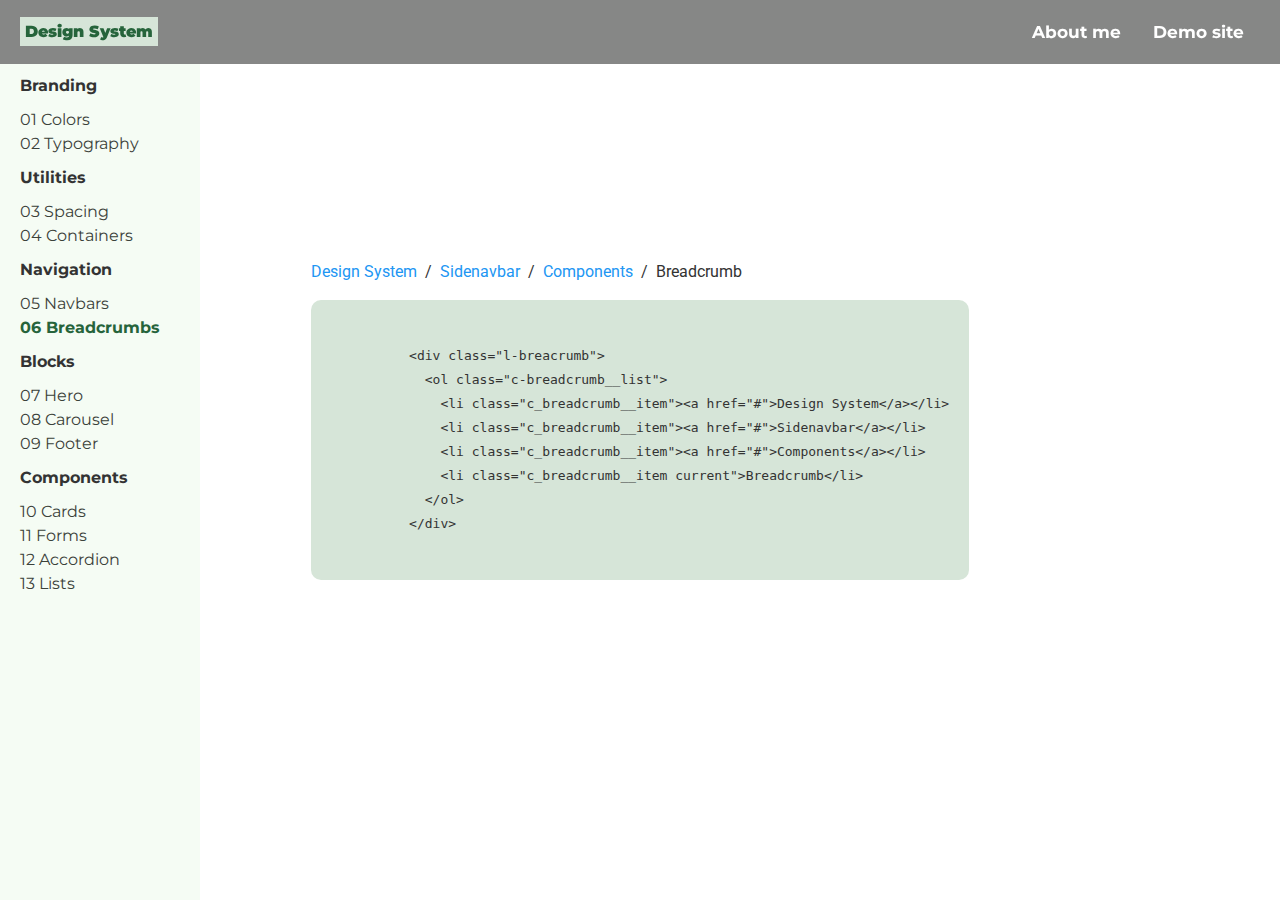
<file: breadcrumb.html>
<!DOCTYPE html>
<html lang="en">
  <head>
    <meta charset="UTF-8" />
    <meta name="viewport" content="width=device-width, initial-scale=1.0" />
    <title>Design System</title>
    <link
      rel="stylesheet"
      href="https://cdnjs.cloudflare.com/ajax/libs/font-awesome/4.7.0/css/font-awesome.min.css"
    />
    <link
      href="https://fonts.googleapis.com/css2?family=Montserrat&display=swap"
      rel="stylesheet"
    />
    <link
      href="https://fonts.googleapis.com/css2?family=Roboto:wght@400&display=swap"
      rel="stylesheet"
    />

    <link rel="stylesheet" type="text/css" href="styles.css" />
    <link rel="stylesheet" type="text/css" href="design-system.css" />
  </head>
  <body>
    <!------ Top Navbar --------->
    <div class="c-menu u-ff-sans w-full u-pos-fixed u-transparent" id="navbar">
      <span class="menu__logo u-fw-bold target u-text-sec"
        ><a style="color: #26643b" href="design-system.html"
          >Design System</a
        ></span
      >
      <a class="menu_item" id="site" href="index.html">Demo site</a>
      <a class="menu_item" id="about-me" href="about-me.html">About me</a>

      <!----- Hamburger toggle, calling js function on click ----->
      <a class="icon" onclick="toggleHamburger()">
        <i class="fa fa-bars"></i>
      </a>
    </div>

    <!------ Side Navbar --------->
    <div class="o-mainContainer">
      <div
        class="c-menu__sidebarNav u-ff-sans u-pos-fixed l-mt-4"
        id="sideNavbar"
      >
        <p class="sidebarNav__subheading u-fw-bold">Branding</p>
        <a href="colors.html">01 Colors</a>
        <a href="typography.html">02 Typography</a>

        <p class="sidebarNav__subheading u-fw-bold">Utilities</p>
        <a href="spacing.html">03 Spacing</a>
        <a href="containers.html">04 Containers</a>

        <p class="sidebarNav__subheading u-fw-bold">Navigation</p>
        <a href="navbar.html">05 Navbars</a>
        <a class="u-text-sec u-fw-bold" href="breadcrumb.html"
          >06 Breadcrumbs</a
        >

        <p class="sidebarNav__subheading u-fw-bold">Blocks</p>
        <a>07 Hero</a>
        <a href="carousel.html">08 Carousel</a>

        <a href="footer.html">09 Footer</a>

        <p class="sidebarNav__subheading u-fw-bold">Components</p>
        <a href="cards.html">10 Cards</a>
        <a>11 Forms</a>
        <a href="accordion.html">12 Accordion</a>
        <a>13 Lists</a>
      </div>

      <main class="l-container">
        <div class="c-makeSnippet l-mt-10">
          <div class="l-breacrumb">
            <ol class="c-breadcrumb__list">
              <li class="c_breadcrumb__item"><a href="#">Design System</a></li>
              <li class="c_breadcrumb__item"><a href="#">Sidenavbar</a></li>
              <li class="c_breadcrumb__item"><a href="#">Components</a></li>
              <li class="c_breadcrumb__item current">Breadcrumb</li>
            </ol>
          </div>
        </div>
      </main>
    </div>
    <!-- linked design-system javascript file -->
    <script src="design-system.js"></script>
  </body>
</html>
</file>
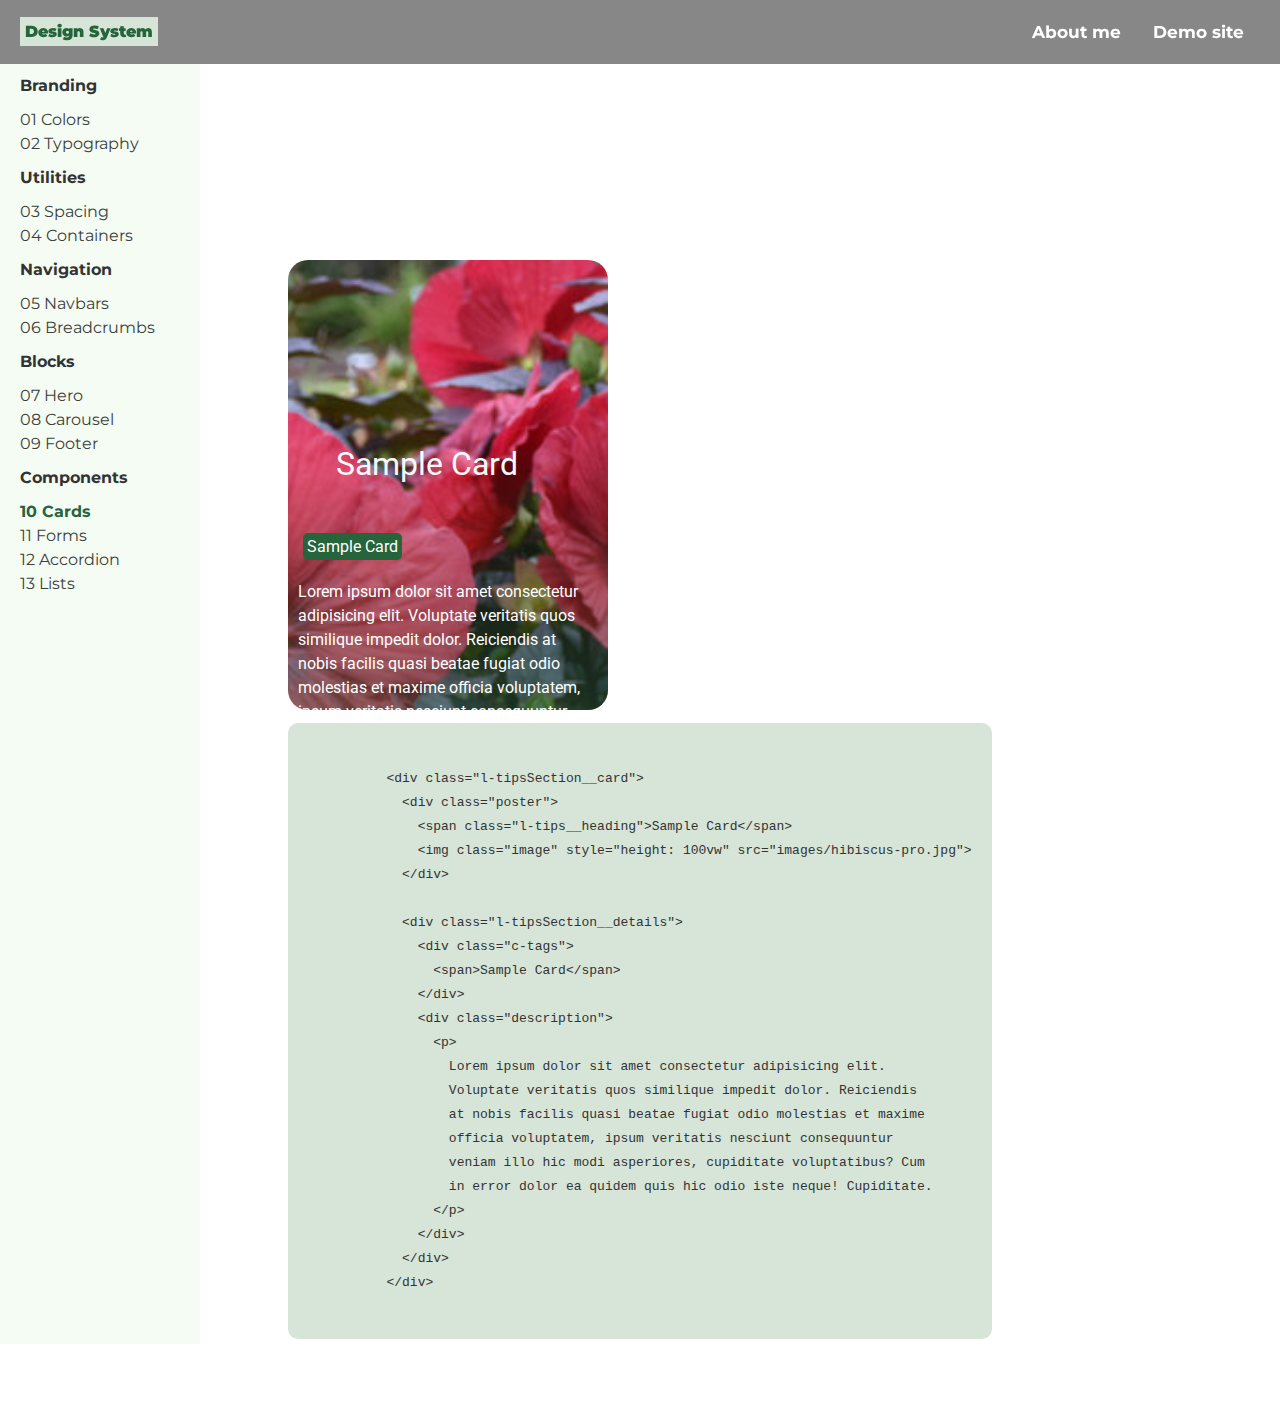
<file: cards.html>
<!DOCTYPE html>
<html lang="en">
  <head>
    <meta charset="UTF-8" />
    <meta name="viewport" content="width=device-width, initial-scale=1.0" />
    <title>Cards</title>
    <link rel="preconnect" href="https://fonts.googleapis.com" />
    <link rel="preconnect" href="https://fonts.gstatic.com" crossorigin />
    <link
      rel="stylesheet"
      href="https://cdnjs.cloudflare.com/ajax/libs/font-awesome/4.7.0/css/font-awesome.min.css"
    />

    <link
      href="https://fonts.googleapis.com/css2?family=Montserrat&display=swap"
      rel="stylesheet"
    />
    <link
      href="https://fonts.googleapis.com/css2?family=Roboto:wght@400&display=swap"
      rel="stylesheet"
    />

    <link rel="stylesheet" type="text/css" href="styles.css" />
    <link rel="stylesheet" type="text/css" href="design-system.css" />
  </head>
  <body>
    <!------ Top Navbar --------->
    <div class="c-menu u-ff-sans w-full u-pos-fixed u-transparent" id="navbar">
      <span class="menu__logo u-fw-bold target u-text-sec"
        ><a style="color: #26643b" href="design-system.html"
          >Design System</a
        ></span
      >
      <a class="menu_item" id="site" href="index.html">Demo site</a>
      <a class="menu_item" id="about-me" href="about-me.html">About me</a>

      <!----- Hamburger toggle, calling js function on click ----->
      <a class="icon" onclick="toggleHamburger()">
        <i class="fa fa-bars"></i>
      </a>
    </div>

    <!------ Side Navbar --------->
    <div class="o-mainContainer">
      <div
        class="c-menu__sidebarNav u-ff-sans u-pos-fixed l-mt-4"
        id="sideNavbar"
      >
        <p class="sidebarNav__subheading u-fw-bold">Branding</p>
        <a href="colors.html">01 Colors</a>
        <a href="typography.html">02 Typography</a>

        <p class="sidebarNav__subheading u-fw-bold">Utilities</p>
        <a href="spacing.html">03 Spacing</a>
        <a href="containers.html">04 Containers</a>

        <p class="sidebarNav__subheading u-fw-bold">Navigation</p>
        <a href="navbar.html">05 Navbars</a>
        <a href="breadcrumb.html">06 Breadcrumbs</a>

        <p class="sidebarNav__subheading u-fw-bold">Blocks</p>
        <a>07 Hero</a>
        <a href="carousel.html">08 Carousel</a>

        <a href="footer.html">09 Footer</a>

        <p class="sidebarNav__subheading u-fw-bold">Components</p>
        <a class="u-text-sec u-fw-bold" href="cards.html">10 Cards</a>
        <a>11 Forms</a>
        <a href="accordion.html">12 Accordion</a>
        <a>13 Lists</a>
      </div>

      <main class="l-container">
        <div class="c-makeSnippet l-mt-10">
          <div class="l-tipsSection__card">
            <div class="poster">
              <span class="l-tips__heading">Sample Card</span>
              <img
                class="image"
                style="height: 100vw"
                src="images/hibiscus-pro.jpg"
              />
            </div>

            <div class="l-tipsSection__details">
              <div class="c-tags">
                <span>Sample Card</span>
              </div>
              <div class="description">
                <p>
                  Lorem ipsum dolor sit amet consectetur adipisicing elit.
                  Voluptate veritatis quos similique impedit dolor. Reiciendis
                  at nobis facilis quasi beatae fugiat odio molestias et maxime
                  officia voluptatem, ipsum veritatis nesciunt consequuntur
                  veniam illo hic modi asperiores, cupiditate voluptatibus? Cum
                  in error dolor ea quidem quis hic odio iste neque! Cupiditate.
                </p>
              </div>
            </div>
          </div>
        </div>
      </main>
    </div>
    <!-- linked design-system javascript file -->
    <script src="design-system.js"></script>
  </body>
</html>
</file>
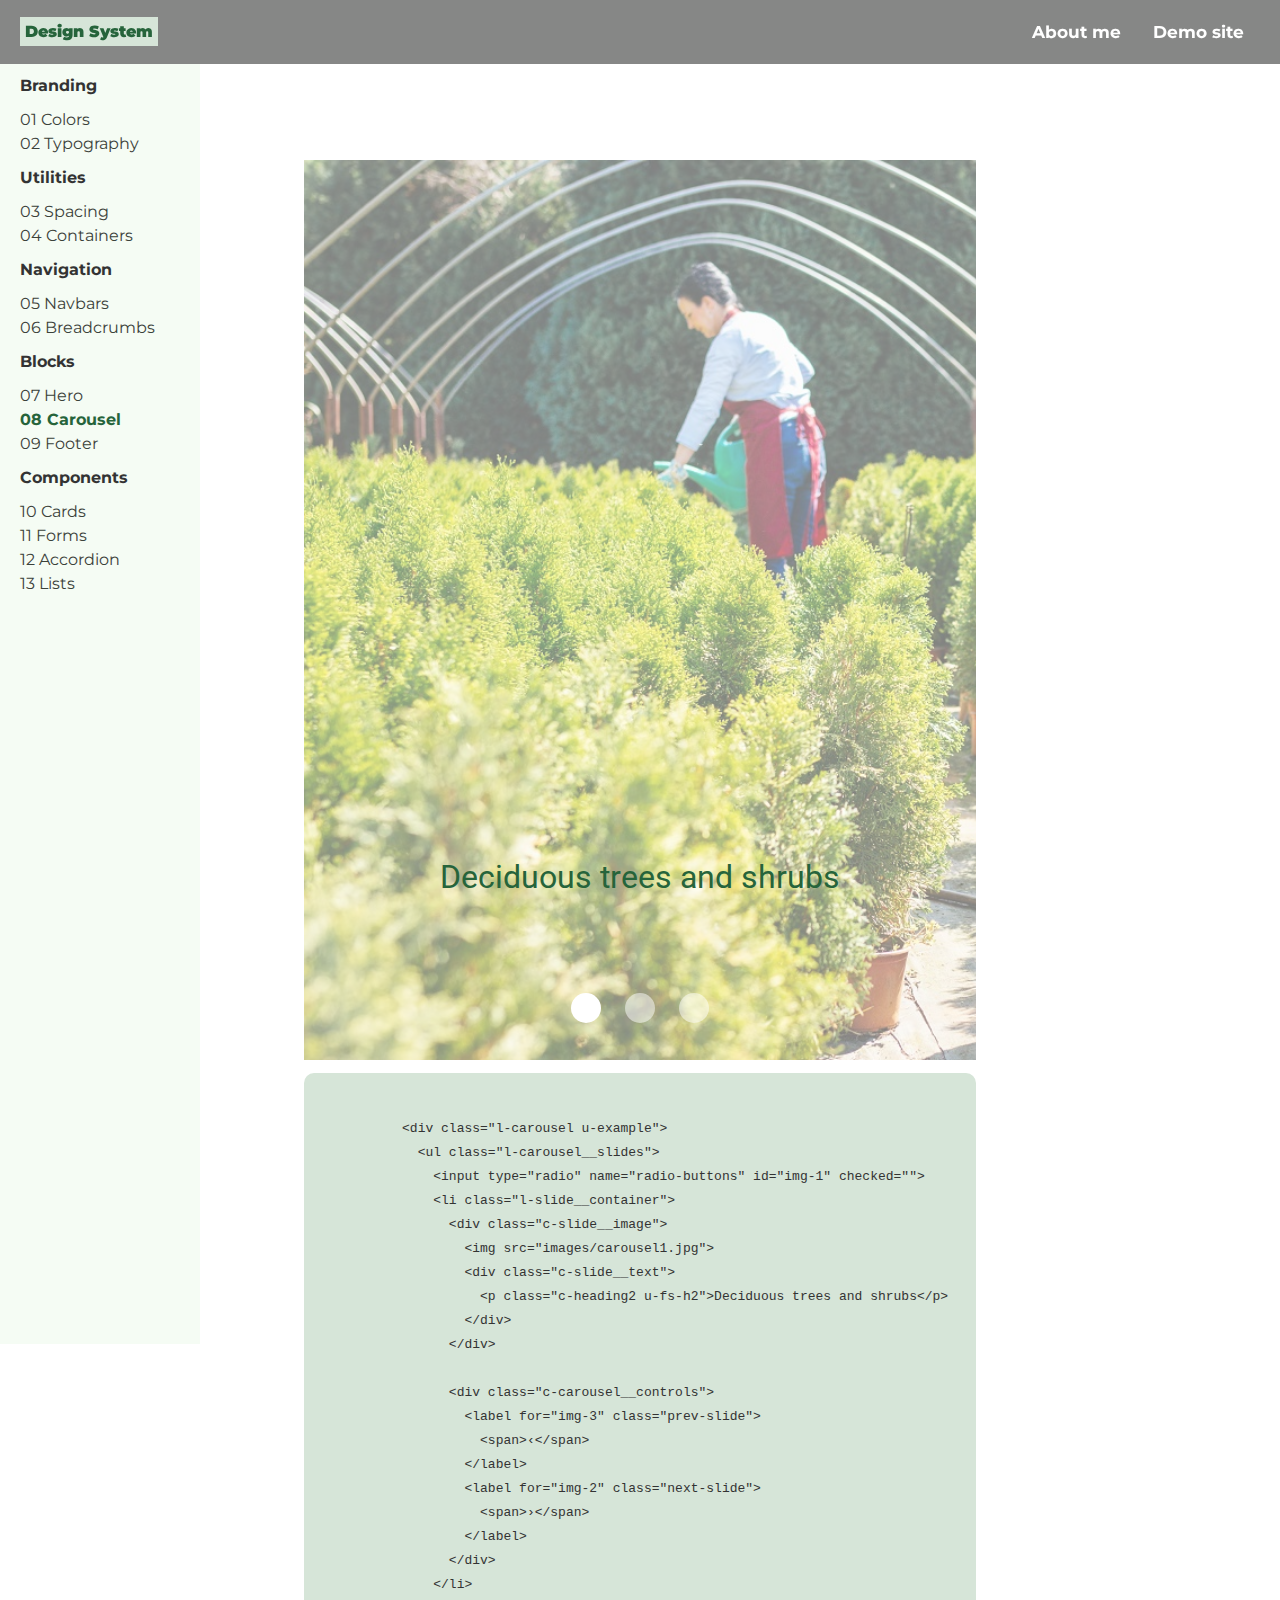
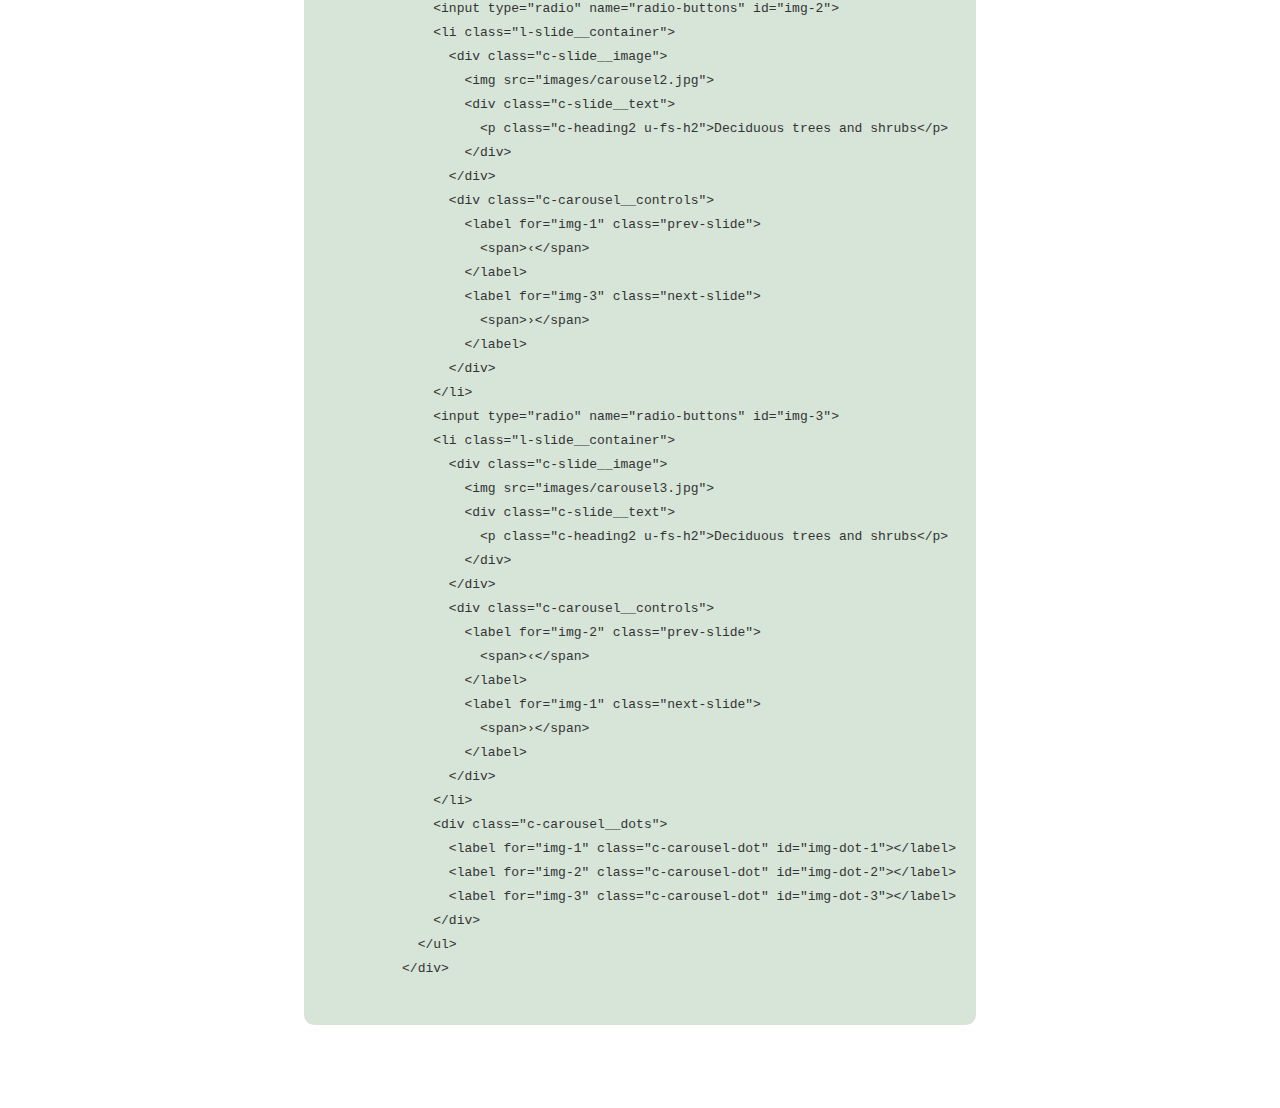
<file: carousel.html>
<!DOCTYPE html>
<html lang="en">
  <head>
    <meta charset="UTF-8" />
    <meta name="viewport" content="width=device-width, initial-scale=1.0" />
    <title>Design System</title>
    <link
      rel="stylesheet"
      href="https://cdnjs.cloudflare.com/ajax/libs/font-awesome/4.7.0/css/font-awesome.min.css"
    />
    <link
      href="https://fonts.googleapis.com/css2?family=Montserrat&display=swap"
      rel="stylesheet"
    />
    <link
      href="https://fonts.googleapis.com/css2?family=Roboto:wght@400&display=swap"
      rel="stylesheet"
    />

    <link rel="stylesheet" type="text/css" href="styles.css" />
    <link rel="stylesheet" type="text/css" href="design-system.css" />
  </head>
  <body>
    <!------ Top Navbar --------->
    <div class="c-menu u-ff-sans w-full u-pos-fixed u-transparent" id="navbar">
      <span class="menu__logo u-fw-bold target u-text-sec"
        ><a style="color: #26643b" href="design-system.html"
          >Design System</a
        ></span
      >
      <a class="menu_item" id="site" href="index.html">Demo site</a>
      <a class="menu_item" id="about-me" href="about-me.html">About me</a>

      <!----- Hamburger toggle, calling js function on click ----->
      <a class="icon" onclick="toggleHamburger()">
        <i class="fa fa-bars"></i>
      </a>
    </div>

    <!------ Side Navbar --------->
    <div class="o-mainContainer">
      <div
        class="c-menu__sidebarNav u-ff-sans u-pos-fixed l-mt-4"
        id="sideNavbar"
      >
        <p class="sidebarNav__subheading u-fw-bold">Branding</p>
        <a href="colors.html">01 Colors</a>
        <a href="typography.html">02 Typography</a>

        <p class="sidebarNav__subheading u-fw-bold">Utilities</p>
        <a href="spacing.html">03 Spacing</a>
        <a href="containers.html">04 Containers</a>

        <p class="sidebarNav__subheading u-fw-bold">Navigation</p>
        <a href="navbar.html">05 Navbars</a>
        <a href="breadcrumb.html">06 Breadcrumbs</a>

        <p class="sidebarNav__subheading u-fw-bold">Blocks</p>
        <a>07 Hero</a>
        <a class="u-text-sec u-fw-bold" href="carousel.html">08 Carousel</a>

        <a href="footer.html">09 Footer</a>

        <p class="sidebarNav__subheading u-fw-bold">Components</p>
        <a href="cards.html">10 Cards</a>
        <a>11 Forms</a>
        <a href="accordion.html">12 Accordion</a>
        <a>13 Lists</a>
      </div>

      <main class="l-container">
        <div class="c-makeSnippet l-mt-10">
          <div class="l-carousel u-example">
            <ul class="l-carousel__slides">
              <input type="radio" name="radio-buttons" id="img-1" checked />
              <li class="l-slide__container">
                <div class="c-slide__image">
                  <img src="images/carousel1.jpg" />
                  <div class="c-slide__text">
                    <p class="c-heading2 u-fs-h2">Deciduous trees and shrubs</p>
                  </div>
                </div>

                <div class="c-carousel__controls">
                  <label for="img-3" class="prev-slide">
                    <span>&lsaquo;</span>
                  </label>
                  <label for="img-2" class="next-slide">
                    <span>&rsaquo;</span>
                  </label>
                </div>
              </li>
              <input type="radio" name="radio-buttons" id="img-2" />
              <li class="l-slide__container">
                <div class="c-slide__image">
                  <img src="images/carousel2.jpg" />
                  <div class="c-slide__text">
                    <p class="c-heading2 u-fs-h2">Deciduous trees and shrubs</p>
                  </div>
                </div>
                <div class="c-carousel__controls">
                  <label for="img-1" class="prev-slide">
                    <span>&lsaquo;</span>
                  </label>
                  <label for="img-3" class="next-slide">
                    <span>&rsaquo;</span>
                  </label>
                </div>
              </li>
              <input type="radio" name="radio-buttons" id="img-3" />
              <li class="l-slide__container">
                <div class="c-slide__image">
                  <img src="images/carousel3.jpg" />
                  <div class="c-slide__text">
                    <p class="c-heading2 u-fs-h2">Deciduous trees and shrubs</p>
                  </div>
                </div>
                <div class="c-carousel__controls">
                  <label for="img-2" class="prev-slide">
                    <span>&lsaquo;</span>
                  </label>
                  <label for="img-1" class="next-slide">
                    <span>&rsaquo;</span>
                  </label>
                </div>
              </li>
              <div class="c-carousel__dots">
                <label
                  for="img-1"
                  class="c-carousel-dot"
                  id="img-dot-1"
                ></label>
                <label
                  for="img-2"
                  class="c-carousel-dot"
                  id="img-dot-2"
                ></label>
                <label
                  for="img-3"
                  class="c-carousel-dot"
                  id="img-dot-3"
                ></label>
              </div>
            </ul>
          </div>
        </div>
      </main>
    </div>
    <!-- linked design-system javascript file -->
    <script src="design-system.js"></script>
  </body>
</html>
</file>
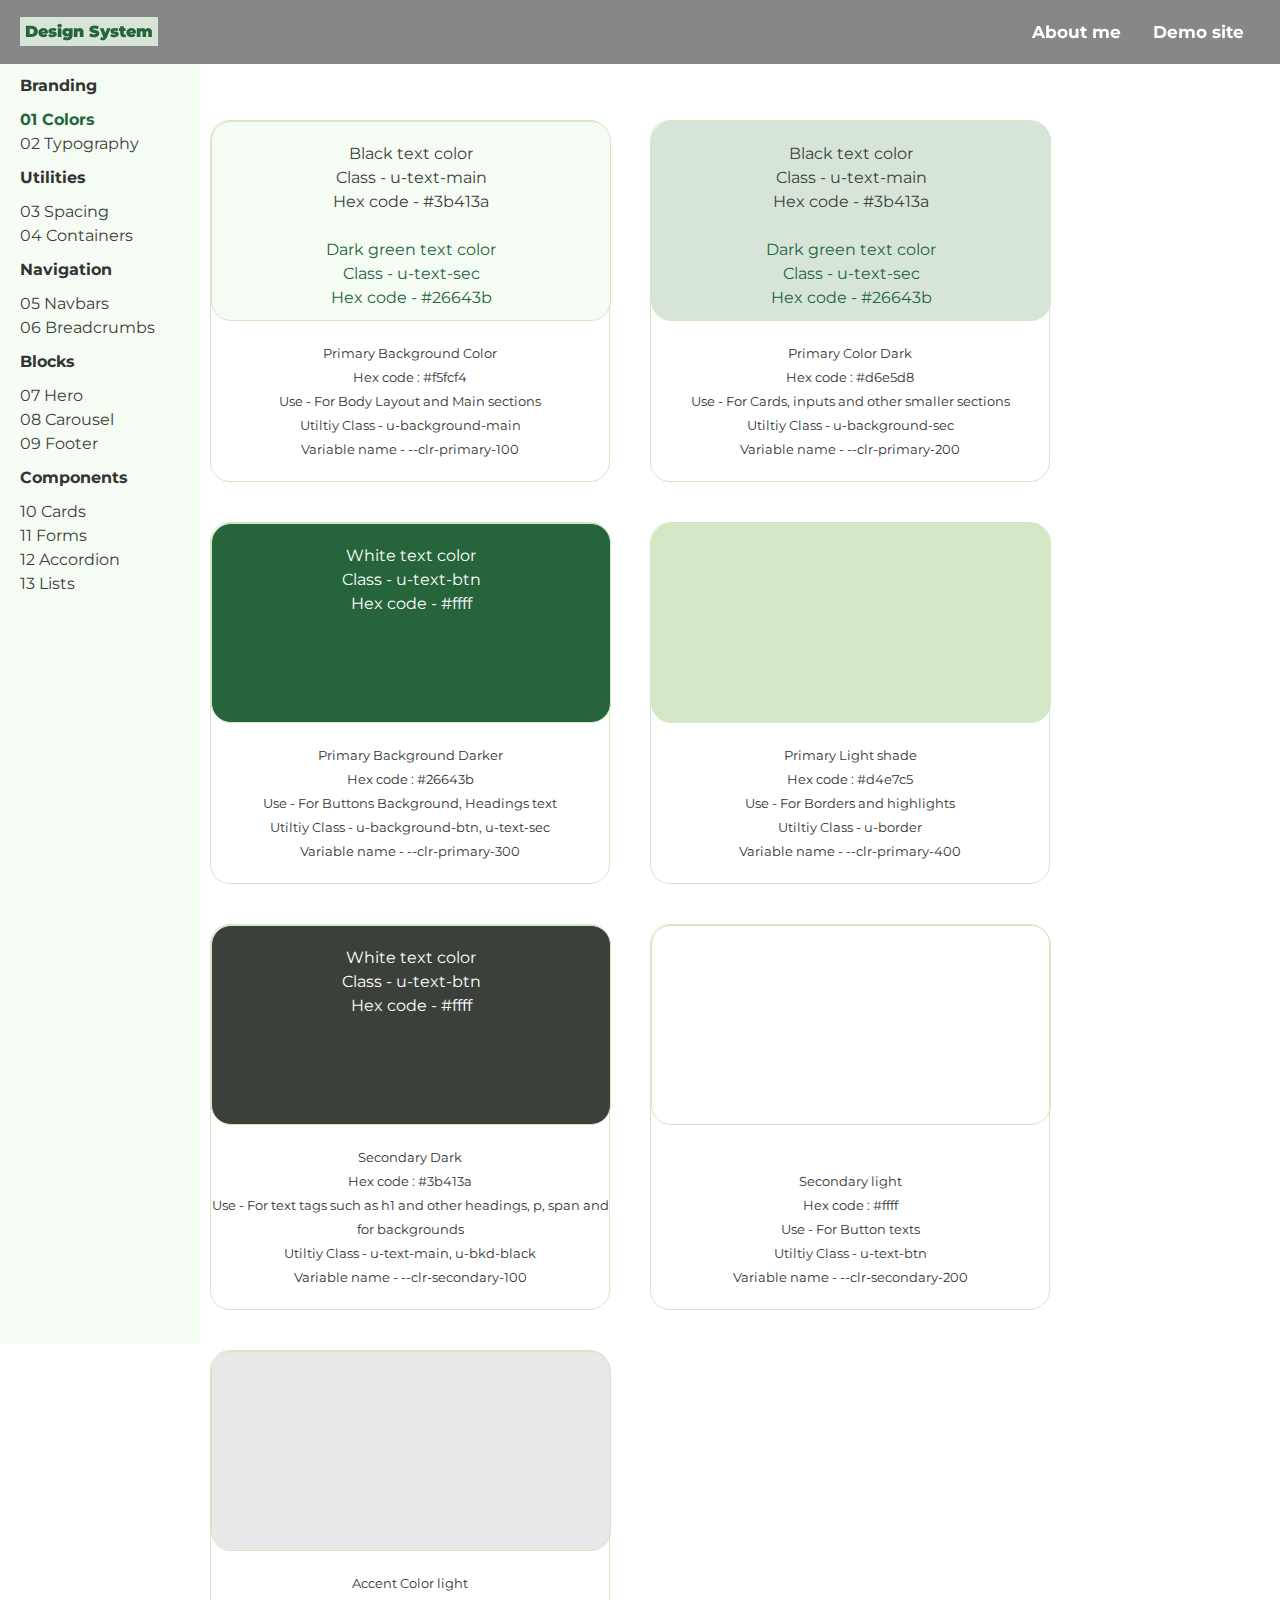
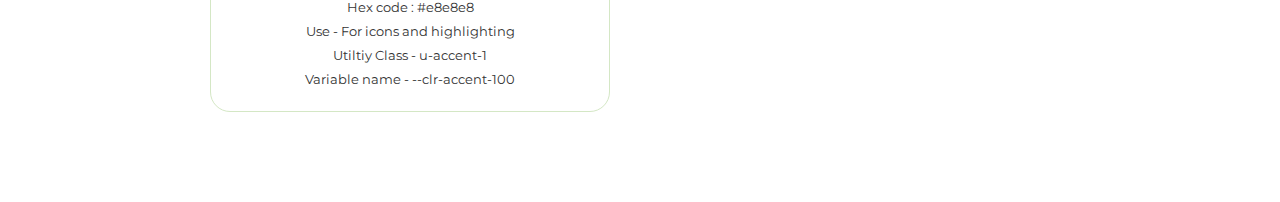
<file: colors.html>
<!DOCTYPE html>
<html lang="en">
  <head>
    <meta charset="UTF-8" />
    <meta name="viewport" content="width=device-width, initial-scale=1.0" />
    <title>Design System</title>
    <link
      rel="stylesheet"
      href="https://cdnjs.cloudflare.com/ajax/libs/font-awesome/4.7.0/css/font-awesome.min.css"
    />
    <link
      href="https://fonts.googleapis.com/css2?family=Montserrat&display=swap"
      rel="stylesheet"
    />
    <link
      href="https://fonts.googleapis.com/css2?family=Roboto:wght@400&display=swap"
      rel="stylesheet"
    />

    <link rel="stylesheet" type="text/css" href="styles.css" />
    <link rel="stylesheet" type="text/css" href="design-system.css" />
  </head>
  <body>
    <!------ Top Navbar --------->
    <div class="c-menu u-ff-sans w-full u-pos-fixed u-transparent" id="navbar">
      <span class="menu__logo u-fw-bold target u-text-sec"
        ><a style="color: #26643b" href="design-system.html"
          >Design System</a
        ></span
      >
      <a class="menu_item" id="site" href="index.html">Demo site</a>
      <a class="menu_item" id="about-me" href="about-me.html">About me</a>

      <!----- Hamburger toggle, calling js function on click ----->
      <a class="icon" onclick="toggleHamburger()">
        <i class="fa fa-bars"></i>
      </a>
    </div>

    <!------ Side Navbar --------->
    <div class="o-mainContainer">
      <div
        class="c-menu__sidebarNav u-ff-sans u-pos-fixed l-mt-4"
        id="sideNavbar"
      >
        <p class="sidebarNav__subheading u-fw-bold">Branding</p>
        <a class="u-text-sec u-fw-bold" href="colors.html">01 Colors</a>
        <a href="typography.html">02 Typography</a>

        <p class="sidebarNav__subheading u-fw-bold">Utilities</p>
        <a href="spacing.html">03 Spacing</a>
        <a href="containers.html">04 Containers</a>

        <p class="sidebarNav__subheading u-fw-bold">Navigation</p>
        <a href="navbar.html">05 Navbars</a>
        <a href="breadcrumb.html">06 Breadcrumbs</a>

        <p class="sidebarNav__subheading u-fw-bold">Blocks</p>
        <a>07 Hero</a>
        <a href="carousel.html">08 Carousel</a>

        <a href="footer.html">09 Footer</a>

        <p class="sidebarNav__subheading u-fw-bold">Components</p>
        <a href="cards.html">10 Cards</a>
        <a>11 Forms</a>
        <a href="accordion.html">12 Accordion</a>
        <a>13 Lists</a>
      </div>

      <!----- Color swatches for selected colors ----->

      <main class="l-container">
        <div class="o-swatchContainer u-ff-sans">
          <div class="c-swatchContainer__combo">
            <div class="c-swatchContainer__swatch">
              <!--  Color Swatch div -->
              <div class="c-swatch__colorBox u-background-main">
                <p class="u-text-main">Black text color</p>
                <p class="u-text-main">Class - u-text-main</p>
                <p class="u-text-main">Hex code - #3b413a</p>
                <br />
                <p class="u-text-sec">Dark green text color</p>
                <p class="u-text-sec">Class - u-text-sec</p>
                <p class="u-text-sec">Hex code - #26643b</p>
              </div>

              <!-- Attributes of the color swatch -->
              <div class="c-swatch__attributes">
                <p class="swatch__data u-fs-small">Primary Background Color</p>
                <p class="swatch__data u-fs-small">Hex code : #f5fcf4</p>
                <p class="swatch__data u-fs-small">
                  Use - For Body Layout and Main sections
                </p>
                <p class="swatch__data u-fs-small">
                  Utiltiy Class - u-background-main
                </p>
                <p class="swatch__data u-fs-small">
                  Variable name - --clr-primary-100
                </p>
              </div>
            </div>

            <div class="c-swatchContainer__swatch">
              <!--  Color Swatch div -->
              <div class="c-swatch__colorBox u-background-sec">
                <p class="u-text-main">Black text color</p>
                <p class="u-text-main">Class - u-text-main</p>
                <p class="u-text-main">Hex code - #3b413a</p>
                <br />
                <p class="u-text-sec">Dark green text color</p>
                <p class="u-text-sec">Class - u-text-sec</p>
                <p class="u-text-sec">Hex code - #26643b</p>
              </div>

              <!-- Attributes of the color swatch -->
              <div class="c-swatch__attributes">
                <p class="swatch__data u-fs-small">Primary Color Dark</p>
                <p class="swatch__data u-fs-small">Hex code : #d6e5d8</p>
                <p class="swatch__data u-fs-small">
                  Use - For Cards, inputs and other smaller sections
                </p>
                <p class="swatch__data u-fs-small">
                  Utiltiy Class - u-background-sec
                </p>
                <p class="swatch__data u-fs-small">
                  Variable name - --clr-primary-200
                </p>
              </div>
            </div>
          </div>

          <div class="c-swatchContainer__combo">
            <div class="c-swatchContainer__swatch">
              <!--  Color Swatch div -->
              <div class="c-swatch__colorBox u-background-btn">
                <p class="u-text-btn">White text color</p>
                <p class="u-text-btn">Class - u-text-btn</p>
                <p class="u-text-btn">Hex code - #ffff</p>
              </div>

              <!-- Attributes of the color swatch -->
              <div class="c-swatch__attributes">
                <p class="swatch__data u-fs-small">Primary Background Darker</p>
                <p class="swatch__data u-fs-small">Hex code : #26643b</p>
                <p class="swatch__data u-fs-small">
                  Use - For Buttons Background, Headings text
                </p>
                <p class="swatch__data u-fs-small">
                  Utiltiy Class - u-background-btn, u-text-sec
                </p>
                <p class="swatch__data u-fs-small">
                  Variable name - --clr-primary-300
                </p>
              </div>
            </div>

            <div class="c-swatchContainer__swatch">
              <!--  Color Swatch div -->
              <div class="c-swatch__colorBox u-border"></div>

              <!-- Attributes of the color swatch -->
              <div class="c-swatch__attributes">
                <p class="swatch__data u-fs-small">Primary Light shade</p>
                <p class="swatch__data u-fs-small">Hex code : #d4e7c5</p>
                <p class="swatch__data u-fs-small">
                  Use - For Borders and highlights
                </p>
                <p class="swatch__data u-fs-small">Utiltiy Class - u-border</p>
                <p class="swatch__data u-fs-small">
                  Variable name - --clr-primary-400
                </p>
              </div>
            </div>
          </div>

          <div class="c-swatchContainer__combo">
            <div class="c-swatchContainer__swatch">
              <!--  Color Swatch div -->
              <div class="c-swatch__colorBox u-bkd-black">
                <p class="u-text-btn">White text color</p>
                <p class="u-text-btn">Class - u-text-btn</p>
                <p class="u-text-btn">Hex code - #ffff</p>
              </div>

              <!-- Attributes of the color swatch -->
              <div class="c-swatch__attributes">
                <p class="swatch__data u-fs-small">Secondary Dark</p>
                <p class="swatch__data u-fs-small">Hex code : #3b413a</p>
                <p class="swatch__data u-fs-small">
                  Use - For text tags such as h1 and other headings, p, span and
                  for backgrounds
                </p>
                <p class="swatch__data u-fs-small">
                  Utiltiy Class - u-text-main, u-bkd-black
                </p>
                <p class="swatch__data u-fs-small">
                  Variable name - --clr-secondary-100
                </p>
              </div>
            </div>

            <div class="c-swatchContainer__swatch">
              <!--  Color Swatch div -->
              <div class="c-swatch__colorBox uu-btntext-bkd"></div>

              <!-- Attributes of the color swatch -->
              <div class="c-swatch__attributes">
                <p class="swatch__data u-fs-small">Secondary light</p>
                <p class="swatch__data u-fs-small">Hex code : #ffff</p>
                <p class="swatch__data u-fs-small">Use - For Button texts</p>
                <p class="swatch__data u-fs-small">
                  Utiltiy Class - u-text-btn
                </p>
                <p class="swatch__data u-fs-small">
                  Variable name - --clr-secondary-200
                </p>
              </div>
            </div>
          </div>

          <div class="c-swatchContainer__combo">
            <div class="c-swatchContainer__swatch">
              <!--  Color Swatch div -->
              <div class="c-swatch__colorBox u-accent-1"></div>

              <!-- Attributes of the color swatch -->
              <div class="c-swatch__attributes">
                <p class="swatch__data u-fs-small">Accent Color light</p>
                <p class="swatch__data u-fs-small">Hex code : #e8e8e8</p>
                <p class="swatch__data u-fs-small">
                  Use - For icons and highlighting
                </p>
                <p class="swatch__data u-fs-small">
                  Utiltiy Class - u-accent-1
                </p>
                <p class="swatch__data u-fs-small">
                  Variable name - --clr-accent-100
                </p>
              </div>
            </div>
          </div>
        </div>
      </main>
    </div>

    <!-- linked design-system javascript file -->
    <script src="design-system.js"></script>
  </body>
</html>
</file>
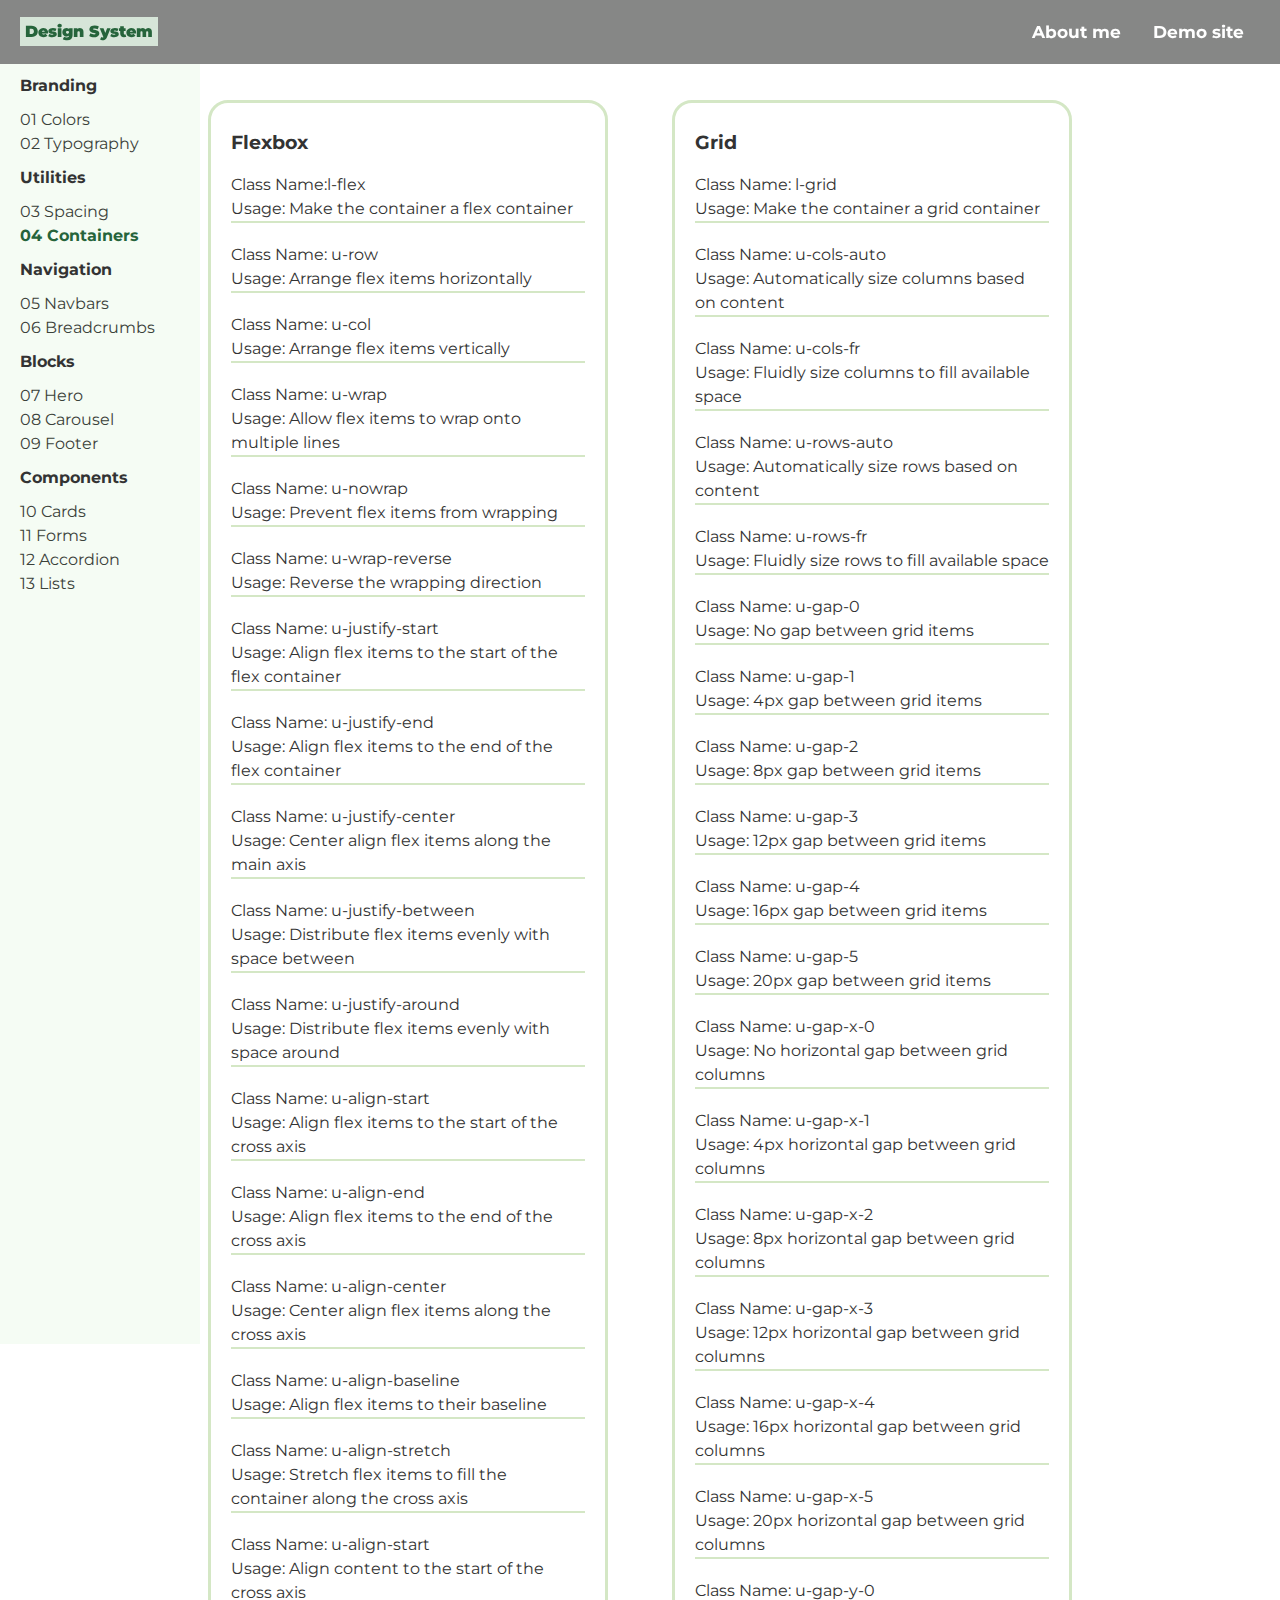
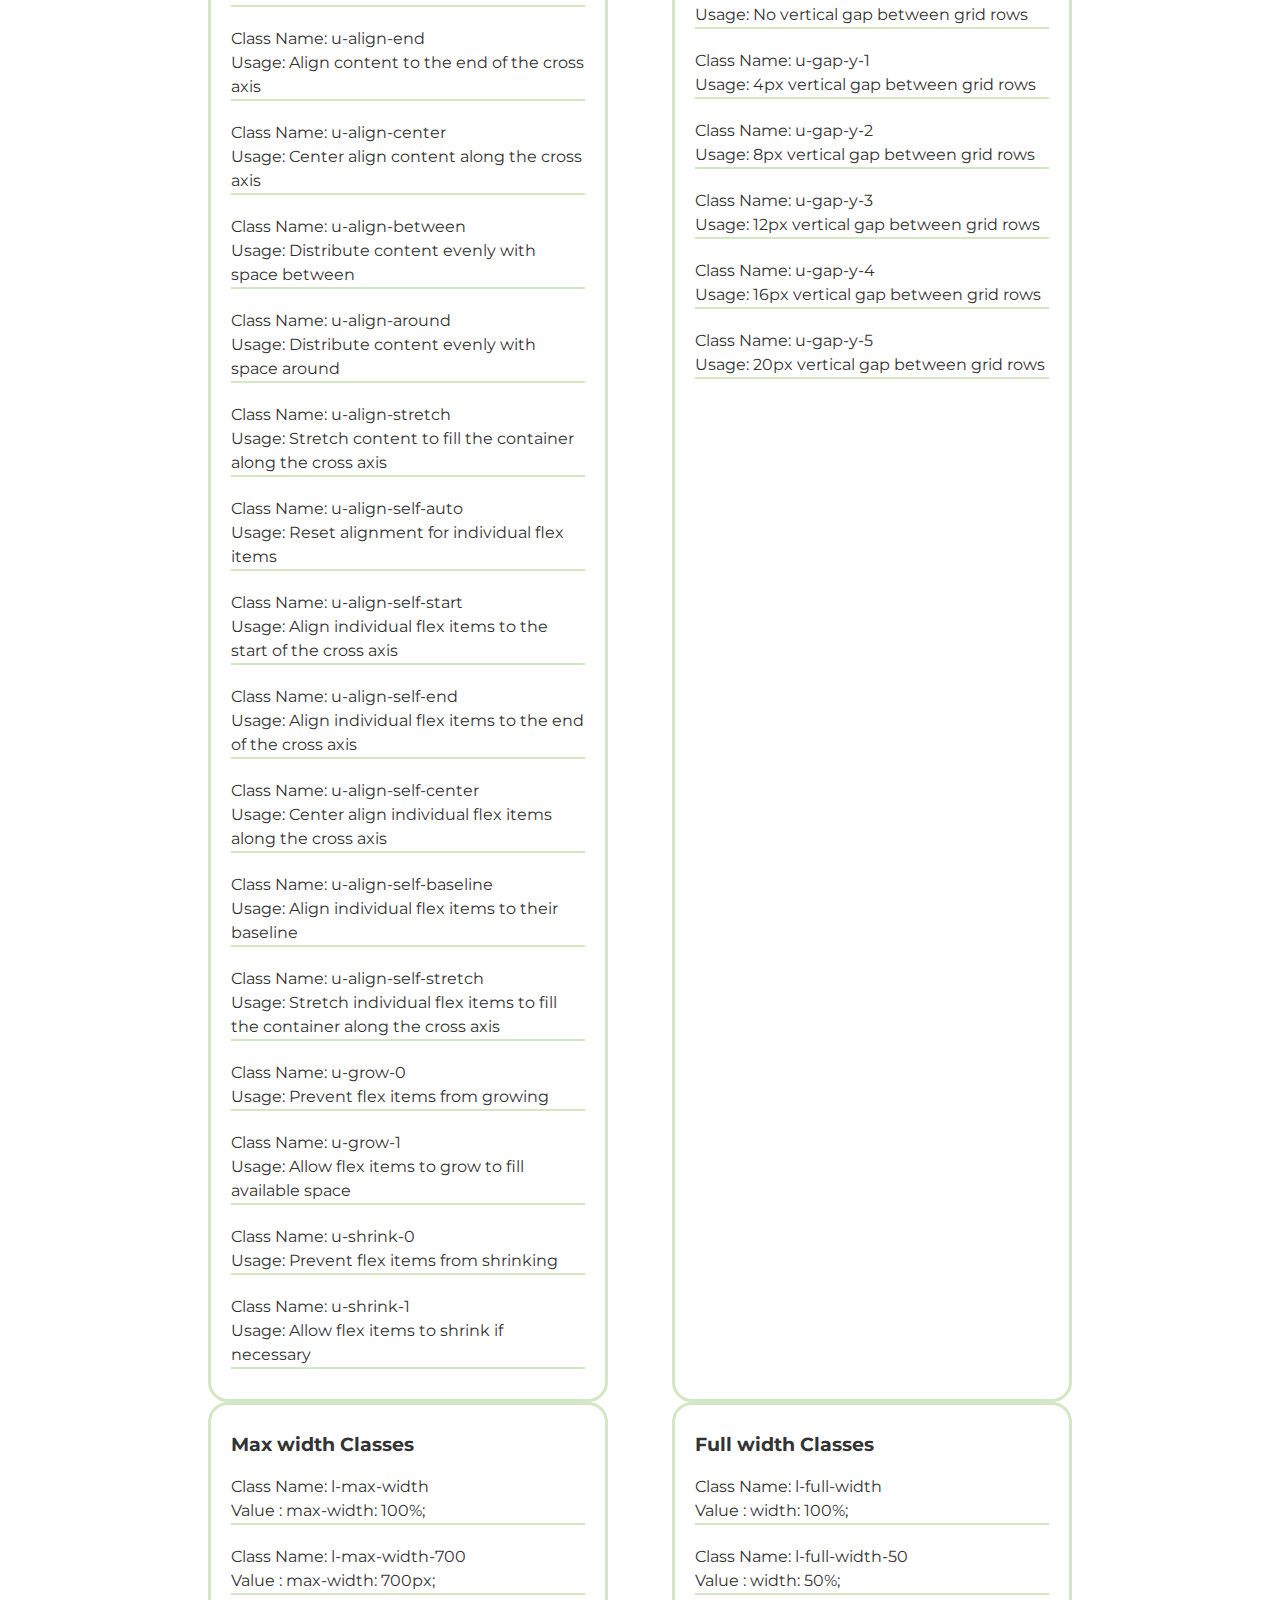
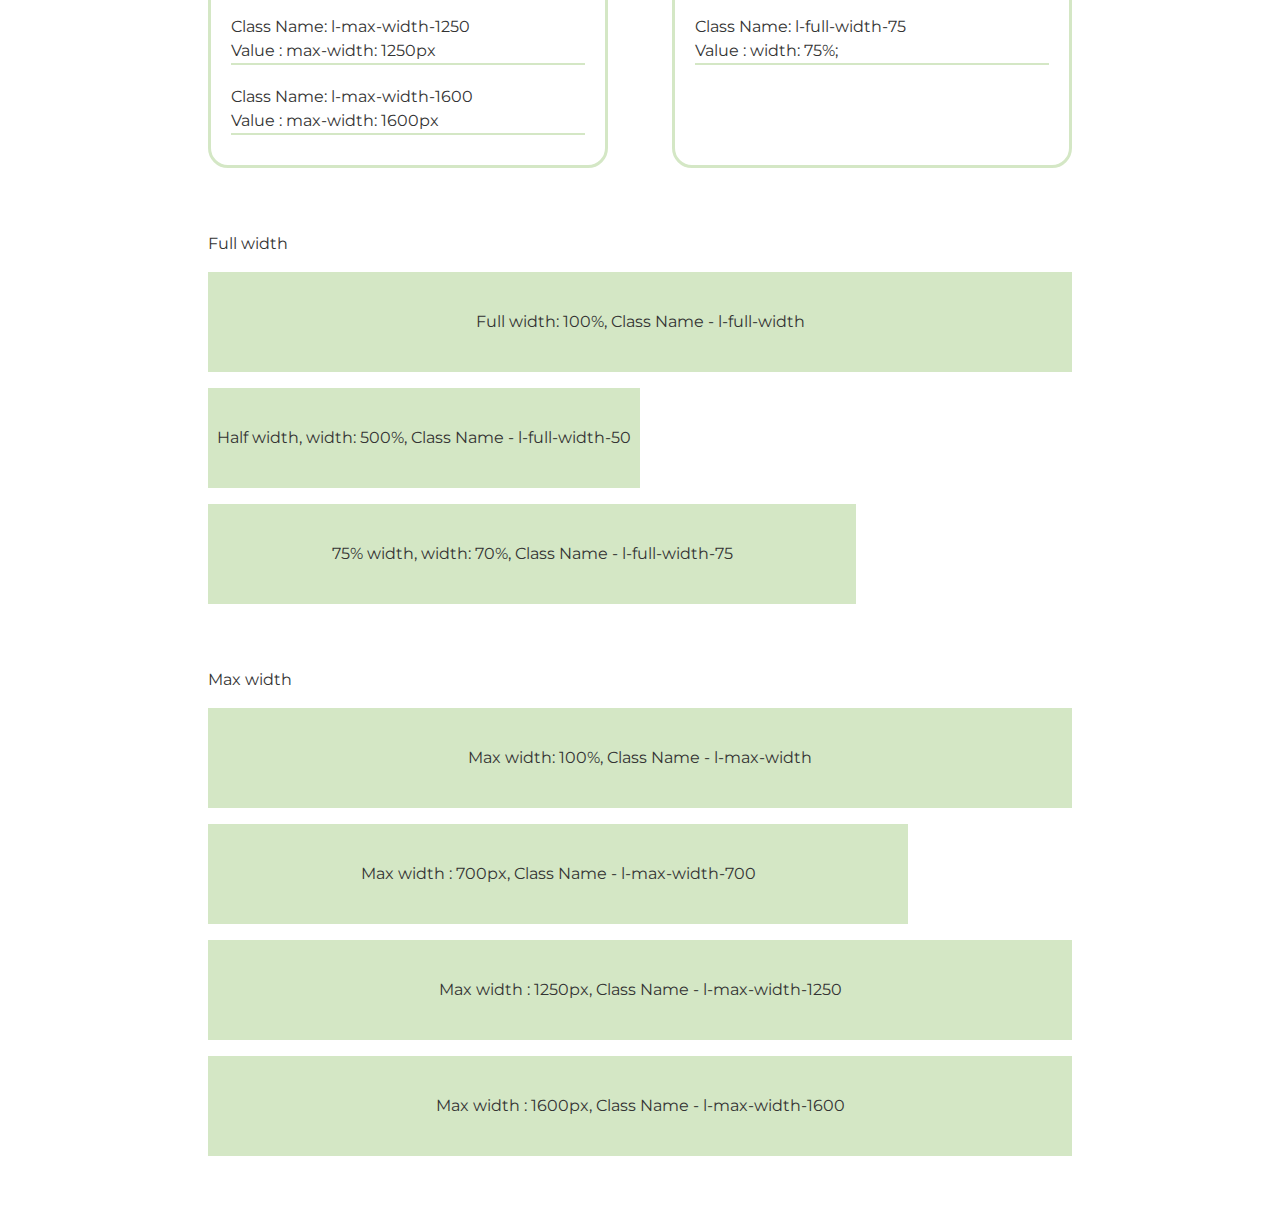
<file: containers.html>
<!DOCTYPE html>
<html lang="en">
  <head>
    <meta charset="UTF-8" />
    <meta name="viewport" content="width=device-width, initial-scale=1.0" />
    <title>Design System</title>
    <link
      rel="stylesheet"
      href="https://cdnjs.cloudflare.com/ajax/libs/font-awesome/4.7.0/css/font-awesome.min.css"
    />
    <link
      href="https://fonts.googleapis.com/css2?family=Montserrat&display=swap"
      rel="stylesheet"
    />
    <link
      href="https://fonts.googleapis.com/css2?family=Roboto:wght@400&display=swap"
      rel="stylesheet"
    />
    <link rel="stylesheet" type="text/css" href="styles.css" />
    <link rel="stylesheet" type="text/css" href="design-system.css" />
  </head>
  <body>
    <!------ Top Navbar --------->
    <div class="c-menu u-ff-sans w-full u-pos-fixed u-transparent" id="navbar">
      <span class="menu__logo u-fw-bold target u-text-sec"
        ><a style="color: #26643b" href="design-system.html"
          >Design System</a
        ></span
      >
      <a class="menu_item" id="site" href="index.html">Demo site</a>
      <a class="menu_item" id="about-me" href="about-me.html">About me</a>

      <!----- Hamburger toggle, calling js function on click ----->
      <a class="icon" onclick="toggleHamburger()">
        <i class="fa fa-bars"></i>
      </a>
    </div>

    <!------ Side Navbar --------->
    <div class="o-mainContainer">
      <div
        class="c-menu__sidebarNav u-ff-sans u-pos-fixed l-mt-4"
        id="sideNavbar"
      >
        <p class="sidebarNav__subheading u-fw-bold">Branding</p>
        <a href="colors.html">01 Colors</a>
        <a href="typography.html">02 Typography</a>

        <p class="sidebarNav__subheading u-fw-bold">Utilities</p>
        <a href="spacing.html">03 Spacing</a>
        <a class="u-text-sec u-fw-bold" href="containers.html">04 Containers</a>

        <p class="sidebarNav__subheading u-fw-bold">Navigation</p>
        <a href="navbar.html">05 Navbars</a>
        <a href="breadcrumb.html">06 Breadcrumbs</a>

        <p class="sidebarNav__subheading u-fw-bold">Blocks</p>
        <a>07 Hero</a>
        <a href="carousel.html">08 Carousel</a>

        <a href="footer.html">09 Footer</a>

        <p class="sidebarNav__subheading u-fw-bold">Components</p>
        <a href="cards.html">10 Cards</a>
        <a>11 Forms</a>
        <a href="accordion.html">12 Accordion</a>
        <a>13 Lists</a>
      </div>
      <main class="l-container">
        <div class="l-flex u-row u-ff-sans">
          <div class="l-smContainer l-flex u-col">
            <!-- Margin classes -->
            <h3>Flexbox</h3>
            <div class="l-flex u-col">
              <span>Class Name:l-flex</span>
              <span>Usage: Make the container a flex container</span>
            </div>
            <!-- Flex Direction -->
            <div class="l-flex u-col">
              <span>Class Name: u-row</span>
              <span>Usage: Arrange flex items horizontally</span>
            </div>

            <div class="l-flex u-col">
              <span>Class Name: u-col</span>
              <span>Usage: Arrange flex items vertically</span>
            </div>

            <!-- Flex Wrap -->
            <div class="l-flex u-col">
              <span>Class Name: u-wrap</span>
              <span>Usage: Allow flex items to wrap onto multiple lines</span>
            </div>

            <div class="l-flex u-col">
              <span>Class Name: u-nowrap</span>
              <span>Usage: Prevent flex items from wrapping</span>
            </div>

            <div class="l-flex u-col">
              <span>Class Name: u-wrap-reverse</span>
              <span>Usage: Reverse the wrapping direction</span>
            </div>

            <!-- Justify Content -->
            <div class="l-flex u-col">
              <span>Class Name: u-justify-start</span>
              <span
                >Usage: Align flex items to the start of the flex
                container</span
              >
            </div>

            <div class="l-flex u-col">
              <span>Class Name: u-justify-end</span>
              <span
                >Usage: Align flex items to the end of the flex container</span
              >
            </div>

            <div class="l-flex u-col">
              <span>Class Name: u-justify-center</span>
              <span>Usage: Center align flex items along the main axis</span>
            </div>

            <div class="l-flex u-col">
              <span>Class Name: u-justify-between</span>
              <span
                >Usage: Distribute flex items evenly with space between</span
              >
            </div>

            <div class="l-flex u-col">
              <span>Class Name: u-justify-around</span>
              <span>Usage: Distribute flex items evenly with space around</span>
            </div>

            <!-- Align Items -->
            <div class="l-flex u-col">
              <span>Class Name: u-align-start</span>
              <span
                >Usage: Align flex items to the start of the cross axis</span
              >
            </div>

            <div class="l-flex u-col">
              <span>Class Name: u-align-end</span>
              <span>Usage: Align flex items to the end of the cross axis</span>
            </div>

            <div class="l-flex u-col">
              <span>Class Name: u-align-center</span>
              <span>Usage: Center align flex items along the cross axis</span>
            </div>

            <div class="l-flex u-col">
              <span>Class Name: u-align-baseline</span>
              <span>Usage: Align flex items to their baseline</span>
            </div>

            <div class="l-flex u-col">
              <span>Class Name: u-align-stretch</span>
              <span
                >Usage: Stretch flex items to fill the container along the cross
                axis</span
              >
            </div>

            <!-- Align Content -->
            <div class="l-flex u-col">
              <span>Class Name: u-align-start</span>
              <span>Usage: Align content to the start of the cross axis</span>
            </div>

            <div class="l-flex u-col">
              <span>Class Name: u-align-end</span>
              <span>Usage: Align content to the end of the cross axis</span>
            </div>

            <div class="l-flex u-col">
              <span>Class Name: u-align-center</span>
              <span>Usage: Center align content along the cross axis</span>
            </div>

            <div class="l-flex u-col">
              <span>Class Name: u-align-between</span>
              <span>Usage: Distribute content evenly with space between</span>
            </div>

            <div class="l-flex u-col">
              <span>Class Name: u-align-around</span>
              <span>Usage: Distribute content evenly with space around</span>
            </div>

            <div class="l-flex u-col">
              <span>Class Name: u-align-stretch</span>
              <span
                >Usage: Stretch content to fill the container along the cross
                axis</span
              >
            </div>

            <!-- Align Self -->
            <div class="l-flex u-col">
              <span>Class Name: u-align-self-auto</span>
              <span>Usage: Reset alignment for individual flex items</span>
            </div>

            <div class="l-flex u-col">
              <span>Class Name: u-align-self-start</span>
              <span
                >Usage: Align individual flex items to the start of the cross
                axis</span
              >
            </div>

            <div class="l-flex u-col">
              <span>Class Name: u-align-self-end</span>
              <span
                >Usage: Align individual flex items to the end of the cross
                axis</span
              >
            </div>

            <div class="l-flex u-col">
              <span>Class Name: u-align-self-center</span>
              <span
                >Usage: Center align individual flex items along the cross
                axis</span
              >
            </div>

            <div class="l-flex u-col">
              <span>Class Name: u-align-self-baseline</span>
              <span>Usage: Align individual flex items to their baseline</span>
            </div>

            <div class="l-flex u-col">
              <span>Class Name: u-align-self-stretch</span>
              <span
                >Usage: Stretch individual flex items to fill the container
                along the cross axis</span
              >
            </div>

            <!-- Flex Grow and Shrink -->
            <div class="l-flex u-col">
              <span>Class Name: u-grow-0</span>
              <span>Usage: Prevent flex items from growing</span>
            </div>

            <div class="l-flex u-col">
              <span>Class Name: u-grow-1</span>
              <span
                >Usage: Allow flex items to grow to fill available space</span
              >
            </div>

            <div class="l-flex u-col">
              <span>Class Name: u-shrink-0</span>
              <span>Usage: Prevent flex items from shrinking</span>
            </div>

            <div class="l-flex u-col">
              <span>Class Name: u-shrink-1</span>
              <span>Usage: Allow flex items to shrink if necessary</span>
            </div>
          </div>

          <div class="l-smContainer l-flex u-col l-ml-4">
            <h3>Grid</h3>

            <!-- Grid Container -->
            <div class="l-flex u-col">
              <span>Class Name: l-grid</span>
              <span>Usage: Make the container a grid container</span>
            </div>

            <!-- Grid Columns -->
            <div class="l-flex u-col">
              <span>Class Name: u-cols-auto</span>
              <span>Usage: Automatically size columns based on content</span>
            </div>

            <div class="l-flex u-col">
              <span>Class Name: u-cols-fr</span>
              <span>Usage: Fluidly size columns to fill available space</span>
            </div>

            <!-- Grid Rows -->
            <div class="l-flex u-col">
              <span>Class Name: u-rows-auto</span>
              <span>Usage: Automatically size rows based on content</span>
            </div>

            <div class="l-flex u-col">
              <span>Class Name: u-rows-fr</span>
              <span>Usage: Fluidly size rows to fill available space</span>
            </div>

            <!-- Grid Gap -->
            <div class="l-flex u-col">
              <span>Class Name: u-gap-0</span>
              <span>Usage: No gap between grid items</span>
            </div>

            <div class="l-flex u-col">
              <span>Class Name: u-gap-1</span>
              <span>Usage: 4px gap between grid items</span>
            </div>

            <div class="l-flex u-col">
              <span>Class Name: u-gap-2</span>
              <span>Usage: 8px gap between grid items</span>
            </div>

            <div class="l-flex u-col">
              <span>Class Name: u-gap-3</span>
              <span>Usage: 12px gap between grid items</span>
            </div>

            <div class="l-flex u-col">
              <span>Class Name: u-gap-4</span>
              <span>Usage: 16px gap between grid items</span>
            </div>

            <div class="l-flex u-col">
              <span>Class Name: u-gap-5</span>
              <span>Usage: 20px gap between grid items</span>
            </div>

            <!-- Grid Gap X -->
            <div class="l-flex u-col">
              <span>Class Name: u-gap-x-0</span>
              <span>Usage: No horizontal gap between grid columns</span>
            </div>

            <div class="l-flex u-col">
              <span>Class Name: u-gap-x-1</span>
              <span>Usage: 4px horizontal gap between grid columns</span>
            </div>

            <div class="l-flex u-col">
              <span>Class Name: u-gap-x-2</span>
              <span>Usage: 8px horizontal gap between grid columns</span>
            </div>

            <div class="l-flex u-col">
              <span>Class Name: u-gap-x-3</span>
              <span>Usage: 12px horizontal gap between grid columns</span>
            </div>

            <div class="l-flex u-col">
              <span>Class Name: u-gap-x-4</span>
              <span>Usage: 16px horizontal gap between grid columns</span>
            </div>

            <div class="l-flex u-col">
              <span>Class Name: u-gap-x-5</span>
              <span>Usage: 20px horizontal gap between grid columns</span>
            </div>

            <!-- Grid Gap Y -->
            <div class="l-flex u-col">
              <span>Class Name: u-gap-y-0</span>
              <span>Usage: No vertical gap between grid rows</span>
            </div>

            <div class="l-flex u-col">
              <span>Class Name: u-gap-y-1</span>
              <span>Usage: 4px vertical gap between grid rows</span>
            </div>

            <div class="l-flex u-col">
              <span>Class Name: u-gap-y-2</span>
              <span>Usage: 8px vertical gap between grid rows</span>
            </div>

            <div class="l-flex u-col">
              <span>Class Name: u-gap-y-3</span>
              <span>Usage: 12px vertical gap between grid rows</span>
            </div>

            <div class="l-flex u-col">
              <p>Class Name: u-gap-y-4</p>
              <p>Usage: 16px vertical gap between grid rows</p>
            </div>

            <div class="l-flex u-col">
              <span>Class Name: u-gap-y-5</span>
              <span>Usage: 20px vertical gap between grid rows</span>
            </div>
          </div>
        </div>
        <div class="l-flex u-row u-ff-sans">
          <div class="l-smContainer l-flex u-col u-ff-sans">
            <h3>Max width Classes</h3>
            <div class="l-flex u-col">
              <span>Class Name: l-max-width</span>
              <span>Value : max-width: 100%;</span>
            </div>
            <div class="l-flex u-col">
              <span>Class Name: l-max-width-700</span>
              <span>Value : max-width: 700px;</span>
            </div>
            <div class="l-flex u-col">
              <span>Class Name: l-max-width-1250</span>
              <span>Value : max-width: 1250px</span>
            </div>
            <div class="l-flex u-col">
              <span>Class Name: l-max-width-1600</span>
              <span>Value : max-width: 1600px</span>
            </div>
          </div>

          <div class="l-smContainer l-flex u-col u-ff-sans l-ml-4">
            <h3>Full width Classes</h3>
            <div class="l-flex u-col">
              <span>Class Name: l-full-width</span>
              <span>Value : width: 100%;</span>
            </div>

            <div class="l-flex u-col">
              <span>Class Name: l-full-width-50</span>
              <span>Value : width: 50%;</span>
            </div>

            <div class="l-flex u-col">
              <span>Class Name: l-full-width-75</span>
              <span>Value : width: 75%;</span>
            </div>
          </div>
        </div>

        <div class="l-flex u-col u-ff-sans l-mt-4">
          Full width
          <div
            class="l-full-width u-border h-100 l-flex u-justify-center u-align-center l-mt-1"
          >
            Full width: 100%, Class Name - l-full-width
          </div>
          <div
            class="l-full-width-50 u-border h-100 l-flex u-justify-center u-align-center l-mt-1"
          >
            Half width, width: 500%, Class Name - l-full-width-50
          </div>
          <div
            class="l-full-width-75 u-border h-100 l-flex u-justify-center u-align-center l-mt-1"
          >
            75% width, width: 70%, Class Name - l-full-width-75
          </div>
        </div>

        <div class="l-flex u-col u-ff-sans l-mt-4">
          Max width
          <div
            class="l-max-width u-border h-100 l-flex u-justify-center u-align-center l-mt-1"
          >
            Max width: 100%, Class Name - l-max-width
          </div>
          <div
            class="l-max-width-700 u-border h-100 l-flex u-justify-center u-align-center l-mt-1"
          >
            Max width : 700px, Class Name - l-max-width-700
          </div>
          <div
            class="l-max-width-1250 u-border h-100 l-flex u-justify-center u-align-center l-mt-1"
          >
            Max width : 1250px, Class Name - l-max-width-1250
          </div>
          <div
            class="l-max-width-1600 u-border h-100 l-flex u-justify-center u-align-center l-mt-1"
          >
            Max width : 1600px, Class Name - l-max-width-1600
          </div>
        </div>
      </main>
    </div>
    <!-- Javascript file linked -->
    <script src="design-system.js"></script>
  </body>
</html>
</file>
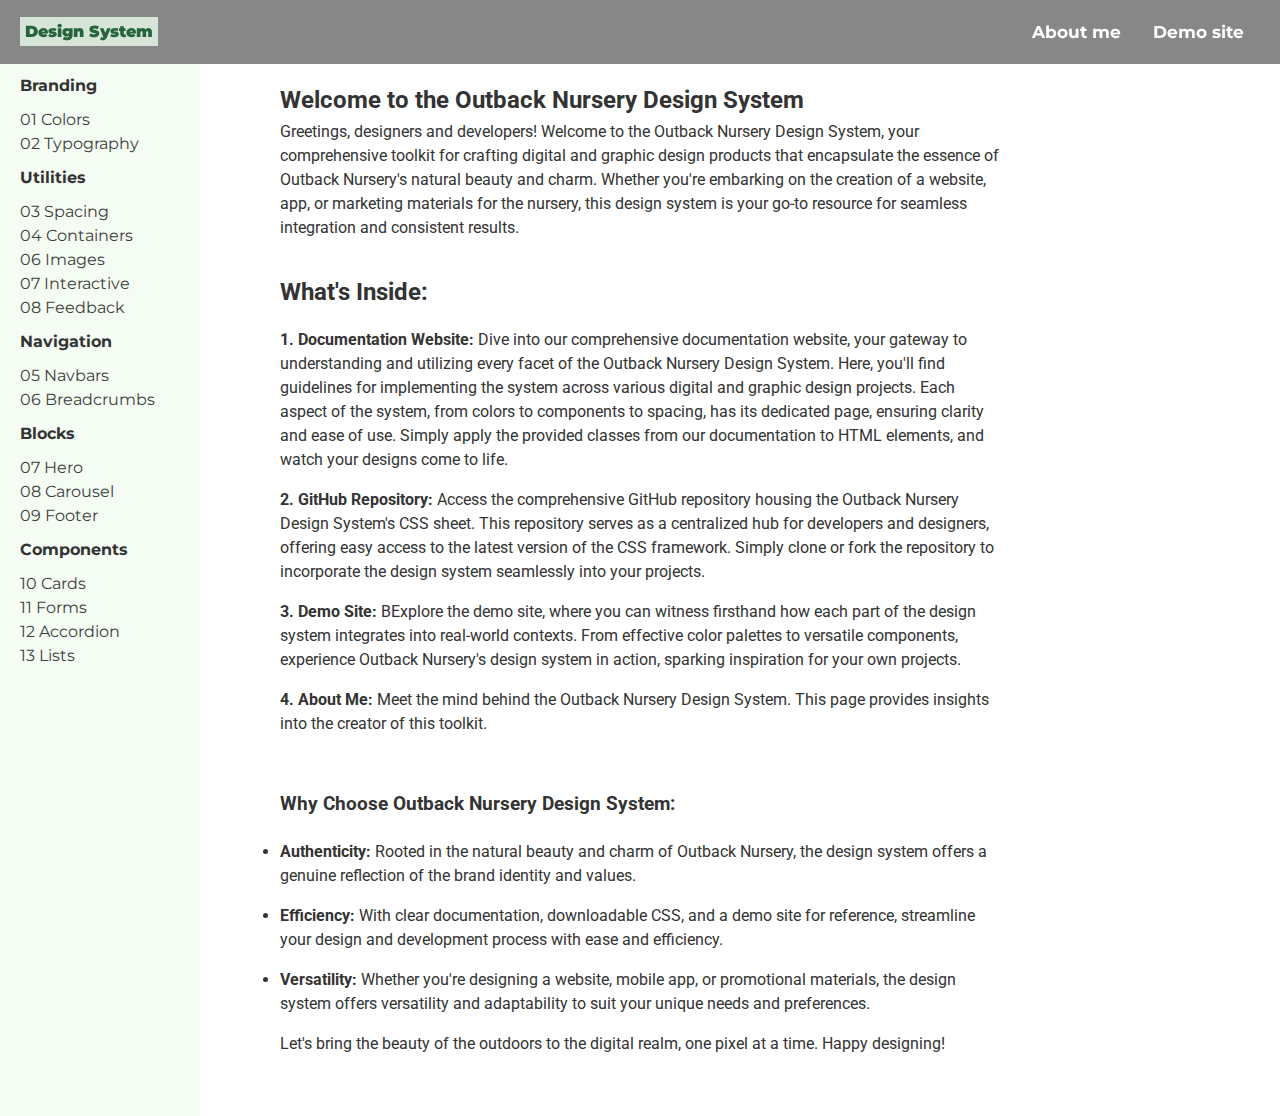
<file: design-system.html>
<!DOCTYPE html>
<html lang="en">
  <head>
    <meta charset="UTF-8" />
    <meta name="viewport" content="width=device-width, initial-scale=1.0" />
    <title>Design System</title>
    <link
      rel="stylesheet"
      href="https://cdnjs.cloudflare.com/ajax/libs/font-awesome/4.7.0/css/font-awesome.min.css"
    />
    <link
      href="https://fonts.googleapis.com/css2?family=Montserrat&display=swap"
      rel="stylesheet"
    />
    <link
      href="https://fonts.googleapis.com/css2?family=Roboto:wght@400&display=swap"
      rel="stylesheet"
    />
    <link rel="stylesheet" type="text/css" href="styles.css" />
    <link rel="stylesheet" type="text/css" href="design-system.css" />
  </head>
  <body>
    <!------ Top Navbar --------->
    <div class="c-menu u-ff-sans w-full u-pos-fixed u-transparent" id="navbar">
      <span class="menu__logo u-fw-bold target u-text-sec"
        ><a style="color: #26643b" href="index.html">Design System</a></span
      >
      <a class="menu_item" id="site" href="index.html">Demo site</a>
      <a class="menu_item" id="about-me" href="about-me.html">About me</a>

      <!----- Hamburger toggle, calling js function on click ----->
      <a class="icon" onclick="toggleHamburger()">
        <i class="fa fa-bars"></i>
      </a>
    </div>

    <!------ Side Navbar --------->
    <div class="o-mainContainer">
      <div
        class="c-menu__sidebarNav u-ff-sans u-pos-fixed l-mt-4"
        id="sideNavbar"
      >
        <p class="sidebarNav__subheading u-fw-bold">Branding</p>
        <a href="colors.html">01 Colors</a>
        <a href="typography.html">02 Typography</a>

        <p class="sidebarNav__subheading u-fw-bold">Utilities</p>
        <a href="spacing.html">03 Spacing</a>
        <a href="containers.html">04 Containers</a>
        <a>06 Images</a>
        <a>07 Interactive</a>
        <a>08 Feedback</a>

        <p class="sidebarNav__subheading u-fw-bold">Navigation</p>
        <a href="navbar.html">05 Navbars</a>
        <a href="breadcrumb.html">06 Breadcrumbs</a>

        <p class="sidebarNav__subheading u-fw-bold">Blocks</p>
        <a>07 Hero</a>
        <a href="carousel.html">08 Carousel</a>

        <a href="footer.html">09 Footer</a>

        <p class="sidebarNav__subheading u-fw-bold">Components</p>
        <a href="cards.html">10 Cards</a>
        <a>11 Forms</a>
        <a href="accordion.html">12 Accordion</a>
        <a>13 Lists</a>
      </div>
      <main class="l-container-lg">
        <section class="l-welcome l-mt-5">
          <h2>Welcome to the Outback Nursery Design System</h2>
          <p>
            Greetings, designers and developers! Welcome to the Outback Nursery
            Design System, your comprehensive toolkit for crafting digital and
            graphic design products that encapsulate the essence of Outback
            Nursery's natural beauty and charm. Whether you're embarking on the
            creation of a website, app, or marketing materials for the nursery,
            this design system is your go-to resource for seamless integration
            and consistent results.
          </p>
        </section>
        <section class="l-content l-mt-2">
          <h2>What's Inside:</h2>
          <p class="l-mt-1">
            <b>1. Documentation Website: </b>Dive into our comprehensive
            documentation website, your gateway to understanding and utilizing
            every facet of the Outback Nursery Design System. Here, you'll find
            guidelines for implementing the system across various digital and
            graphic design projects. Each aspect of the system, from colors to
            components to spacing, has its dedicated page, ensuring clarity and
            ease of use. Simply apply the provided classes from our
            documentation to HTML elements, and watch your designs come to life.
          </p>
          <p class="l-mt-1">
            <b>2. GitHub Repository: </b>Access the comprehensive GitHub
            repository housing the Outback Nursery Design System's CSS sheet.
            This repository serves as a centralized hub for developers and
            designers, offering easy access to the latest version of the CSS
            framework. Simply clone or fork the repository to incorporate the
            design system seamlessly into your projects.
          </p>
          <p class="l-mt-1">
            <b>3. Demo Site: </b>BExplore the demo site, where you can witness
            firsthand how each part of the design system integrates into
            real-world contexts. From effective color palettes to versatile
            components, experience Outback Nursery's design system in action,
            sparking inspiration for your own projects.
          </p>
          <p class="l-mt-1">
            <b>4. About Me: </b>Meet the mind behind the Outback Nursery Design
            System. This page provides insights into the creator of this
            toolkit.
          </p>
          <h3 class="l-mt-3">Why Choose Outback Nursery Design System:</h3>
          <ul>
            <li class="l-mt-1">
              <b>Authenticity: </b>Rooted in the natural beauty and charm of
              Outback Nursery, the design system offers a genuine reflection of
              the brand identity and values.
            </li>
            <li class="l-mt-1">
              <b>Efficiency: </b>With clear documentation, downloadable CSS, and
              a demo site for reference, streamline your design and development
              process with ease and efficiency.
            </li>
            <li class="l-mt-1">
              <b>Versatility: </b> Whether you're designing a website, mobile
              app, or promotional materials, the design system offers
              versatility and adaptability to suit your unique needs and
              preferences.
            </li>
          </ul>
          <p>
            Let's bring the beauty of the outdoors to the digital realm, one
            pixel at a time. Happy designing!
          </p>
        </section>
      </main>
    </div>
    <!-- Javascript file linked -->
    <script src="design-system.js"></script>
  </body>
</html>
</file>
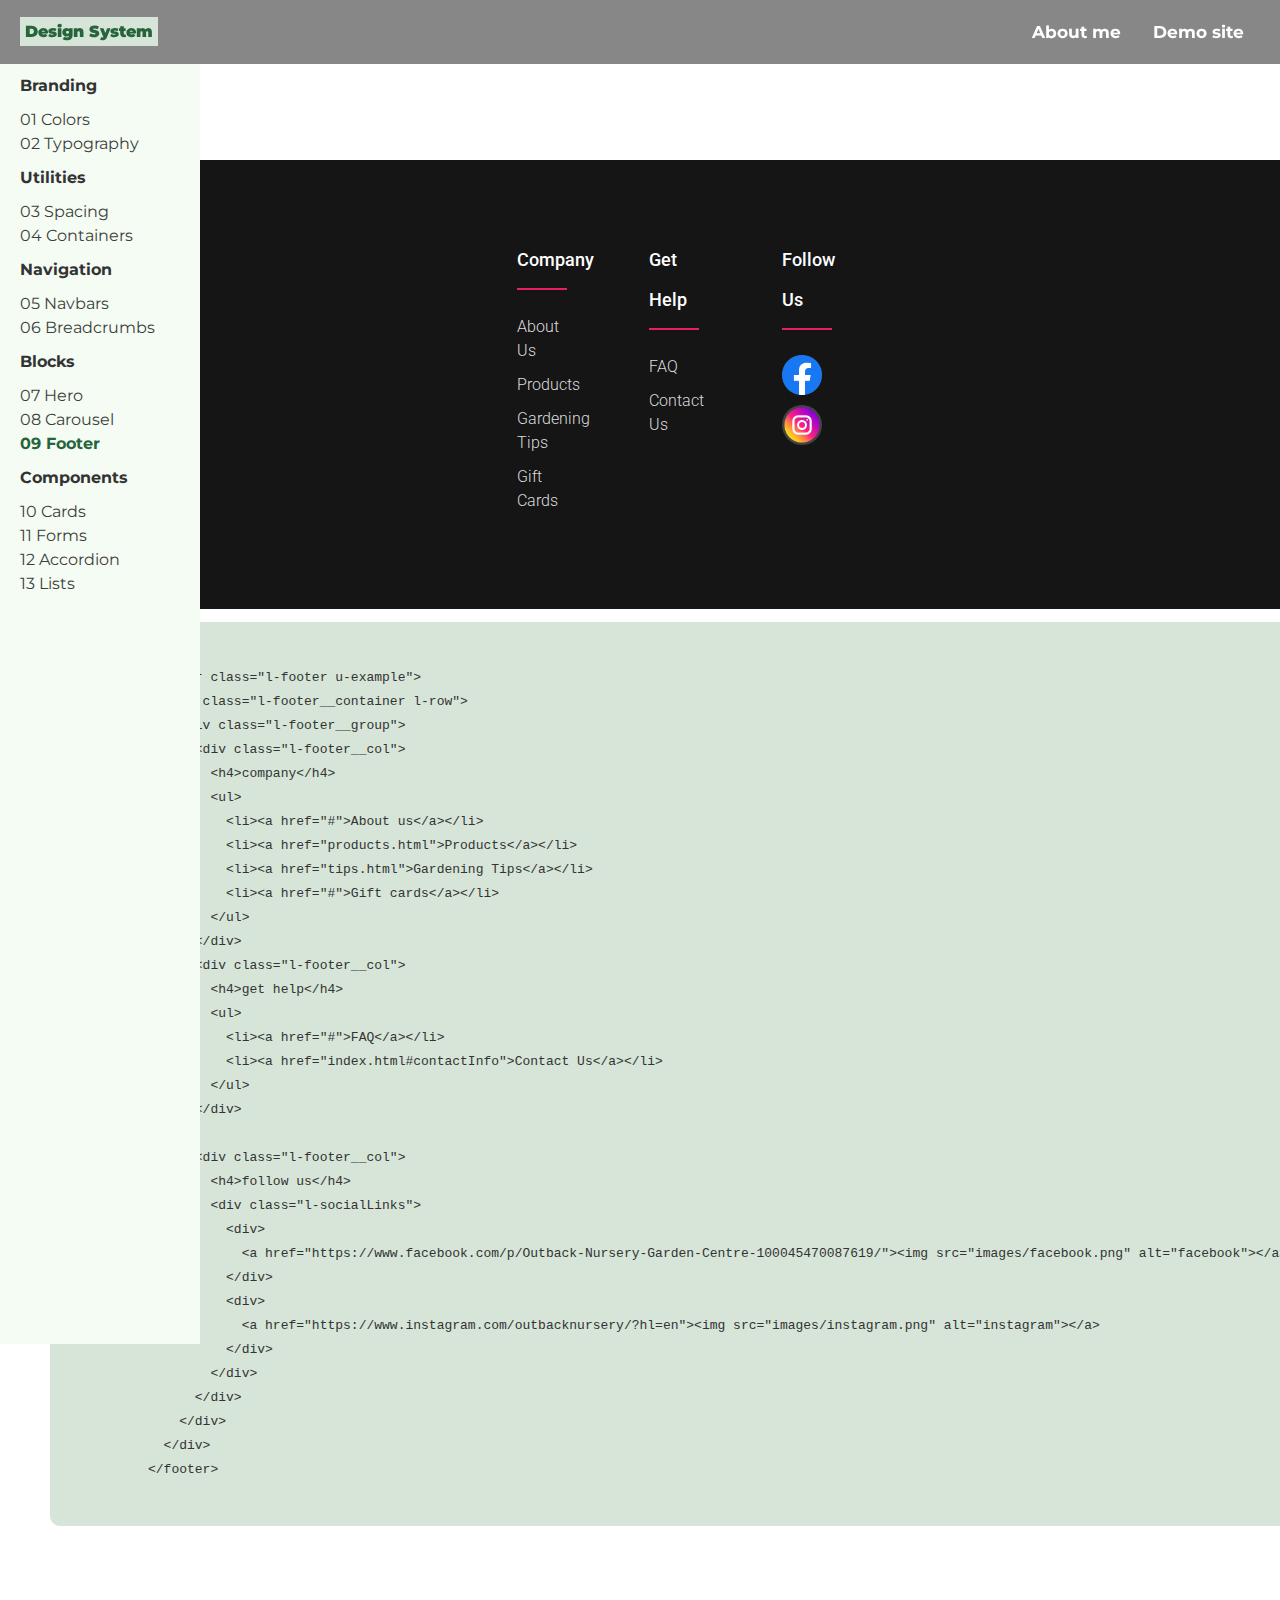
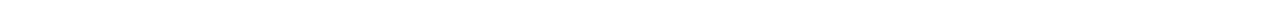
<file: footer.html>
<!DOCTYPE html>
<html lang="en">
  <head>
    <meta charset="UTF-8" />
    <meta name="viewport" content="width=device-width, initial-scale=1.0" />
    <title>Design System</title>
    <link
      rel="stylesheet"
      href="https://cdnjs.cloudflare.com/ajax/libs/font-awesome/4.7.0/css/font-awesome.min.css"
    />
    <link
      href="https://fonts.googleapis.com/css2?family=Montserrat&display=swap"
      rel="stylesheet"
    />
    <link
      href="https://fonts.googleapis.com/css2?family=Roboto:wght@400&display=swap"
      rel="stylesheet"
    />

    <link rel="stylesheet" type="text/css" href="styles.css" />
    <link rel="stylesheet" type="text/css" href="design-system.css" />
  </head>
  <body>
    <!------ Top Navbar --------->
    <div class="c-menu u-ff-sans w-full u-pos-fixed u-transparent" id="navbar">
      <span class="menu__logo u-fw-bold target u-text-sec"
        ><a style="color: #26643b" href="design-system.html"
          >Design System</a
        ></span
      >
      <a class="menu_item" id="site" href="index.html">Demo site</a>
      <a class="menu_item" id="about-me" href="about-me.html">About me</a>

      <!----- Hamburger toggle, calling js function on click ----->
      <a class="icon" onclick="toggleHamburger()">
        <i class="fa fa-bars"></i>
      </a>
    </div>

    <!------ Side Navbar --------->
    <div class="o-mainContainer">
      <div
        class="c-menu__sidebarNav u-ff-sans u-pos-fixed l-mt-4"
        id="sideNavbar"
      >
        <p class="sidebarNav__subheading u-fw-bold">Branding</p>
        <a href="colors.html">01 Colors</a>
        <a href="typography.html">02 Typography</a>

        <p class="sidebarNav__subheading u-fw-bold">Utilities</p>
        <a href="spacing.html">03 Spacing</a>
        <a href="containers.html">04 Containers</a>

        <p class="sidebarNav__subheading u-fw-bold">Navigation</p>
        <a href="navbar.html">05 Navbars</a>
        <a href="breadcrumb.html">06 Breadcrumbs</a>

        <p class="sidebarNav__subheading u-fw-bold">Blocks</p>
        <a>07 Hero</a>
        <a href="carousel.html">08 Carousel</a>

        <a class="u-text-sec u-fw-bold" href="footer.html">09 Footer</a>

        <p class="sidebarNav__subheading u-fw-bold">Components</p>
        <a href="cards.html">10 Cards</a>
        <a>11 Forms</a>
        <a href="accordion.html">12 Accordion</a>
        <a>13 Lists</a>
      </div>

      <main class="l-container">
        <div class="c-makeSnippet l-mt-10">
          <footer class="l-footer u-example">
            <div class="l-footer__container l-row">
              <div class="l-footer__group">
                <div class="l-footer__col">
                  <h4>company</h4>
                  <ul>
                    <li><a href="#">About us</a></li>
                    <li><a href="products.html">Products</a></li>
                    <li><a href="tips.html">Gardening Tips</a></li>
                    <li><a href="#">Gift cards</a></li>
                  </ul>
                </div>
                <div class="l-footer__col">
                  <h4>get help</h4>
                  <ul>
                    <li><a href="#">FAQ</a></li>
                    <li><a href="index.html#contactInfo">Contact Us</a></li>
                  </ul>
                </div>

                <div class="l-footer__col">
                  <h4>follow us</h4>
                  <div class="l-socialLinks">
                    <div>
                      <a
                        href="https://www.facebook.com/p/Outback-Nursery-Garden-Centre-100045470087619/"
                        ><img src="images/facebook.png" alt="facebook"
                      /></a>
                    </div>
                    <div>
                      <a href="https://www.instagram.com/outbacknursery/?hl=en"
                        ><img src="images/instagram.png" alt="instagram"
                      /></a>
                    </div>
                  </div>
                </div>
              </div>
            </div>
          </footer>
        </div>
      </main>
    </div>
    <!-- linked design-system javascript file -->
    <script src="design-system.js"></script>
  </body>
</html>
</file>
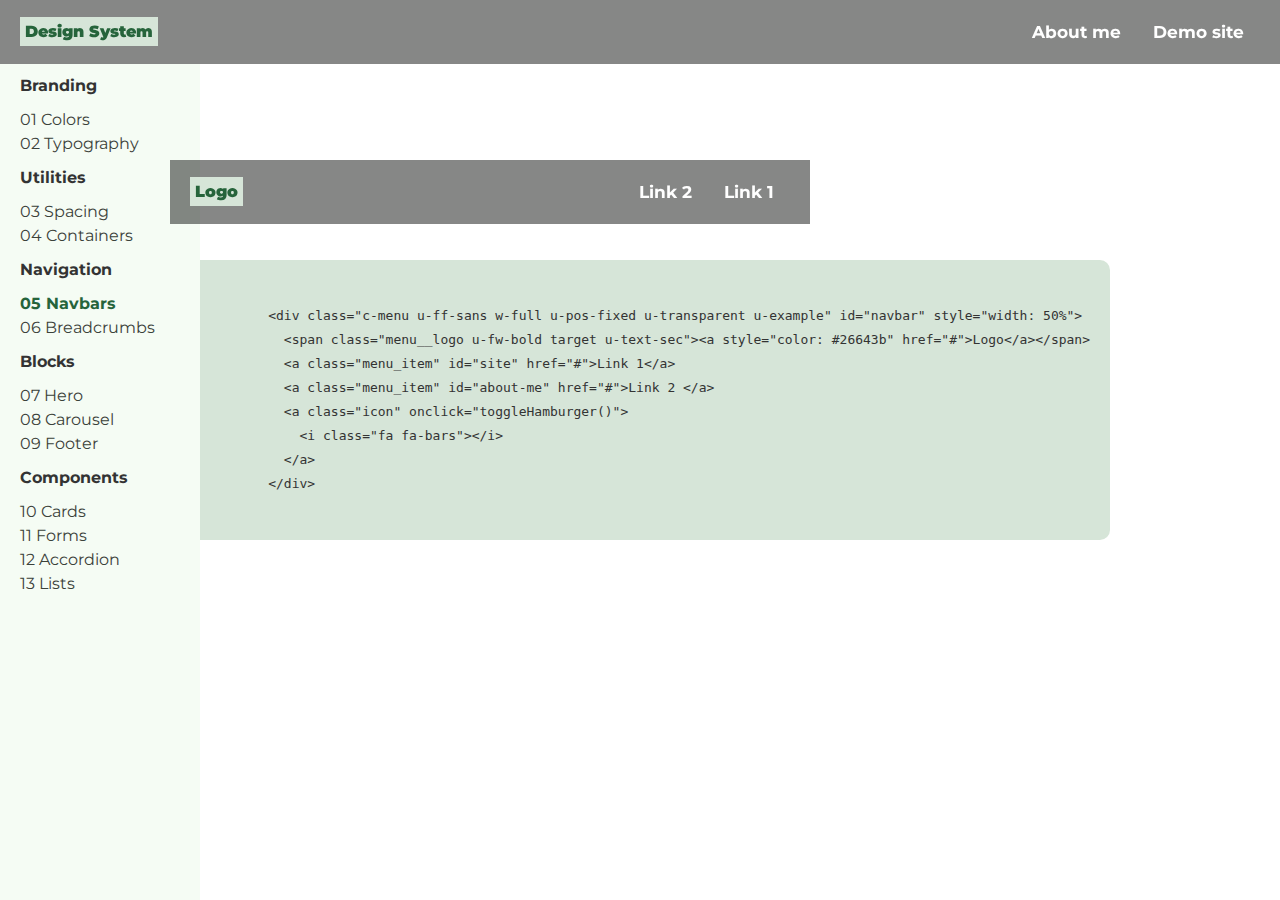
<file: navbar.html>
<!DOCTYPE html>
<html lang="en">
  <head>
    <meta charset="UTF-8" />
    <meta name="viewport" content="width=device-width, initial-scale=1.0" />
    <title>Design System</title>
    <link
      rel="stylesheet"
      href="https://cdnjs.cloudflare.com/ajax/libs/font-awesome/4.7.0/css/font-awesome.min.css"
    />
    <link
      href="https://fonts.googleapis.com/css2?family=Montserrat&display=swap"
      rel="stylesheet"
    />
    <link
      href="https://fonts.googleapis.com/css2?family=Roboto:wght@400&display=swap"
      rel="stylesheet"
    />

    <link rel="stylesheet" type="text/css" href="styles.css" />
    <link rel="stylesheet" type="text/css" href="design-system.css" />
  </head>
  <body>
    <!------ Top Navbar --------->
    <div class="c-menu u-ff-sans w-full u-pos-fixed u-transparent" id="navbar">
      <span class="menu__logo u-fw-bold target u-text-sec"
        ><a style="color: #26643b" href="design-system.html"
          >Design System</a
        ></span
      >
      <a class="menu_item" id="site" href="index.html">Demo site</a>
      <a class="menu_item" id="about-me" href="about-me.html">About me</a>

      <!----- Hamburger toggle, calling js function on click ----->
      <a class="icon" onclick="toggleHamburger()">
        <i class="fa fa-bars"></i>
      </a>
    </div>

    <!------ Side Navbar --------->
    <div class="o-mainContainer">
      <div
        class="c-menu__sidebarNav u-ff-sans u-pos-fixed l-mt-4"
        id="sideNavbar"
      >
        <p class="sidebarNav__subheading u-fw-bold">Branding</p>
        <a href="colors.html">01 Colors</a>
        <a href="typography.html">02 Typography</a>

        <p class="sidebarNav__subheading u-fw-bold">Utilities</p>
        <a href="spacing.html">03 Spacing</a>
        <a href="containers.html">04 Containers</a>

        <p class="sidebarNav__subheading u-fw-bold">Navigation</p>
        <a class="u-text-sec u-fw-bold" href="navbar.html">05 Navbars</a>
        <a href="breadcrumb.html">06 Breadcrumbs</a>

        <p class="sidebarNav__subheading u-fw-bold">Blocks</p>
        <a>07 Hero</a>
        <a href="carousel.html">08 Carousel</a>

        <a href="footer.html">09 Footer</a>

        <p class="sidebarNav__subheading u-fw-bold">Components</p>
        <a href="cards.html">10 Cards</a>
        <a>11 Forms</a>
        <a href="accordion.html">12 Accordion</a>
        <a>13 Lists</a>
      </div>

      <main class="l-container">
        <div class="c-makeSnippet l-mt-10">
          <div
            class="c-menu u-ff-sans w-full u-pos-fixed u-transparent u-example"
            id="navbar"
            style="width: 50%"
          >
            <span class="menu__logo u-fw-bold target u-text-sec"
              ><a style="color: #26643b" href="#">Logo</a></span
            >
            <a class="menu_item" id="site" href="#">Link 1</a>
            <a class="menu_item" id="about-me" href="#">Link 2 </a>
            <a class="icon" onclick="toggleHamburger()">
              <i class="fa fa-bars"></i>
            </a>
          </div>
        </div>
      </main>
    </div>
    <!-- linked design-system javascript file -->
    <script src="design-system.js"></script>
  </body>
</html>
</file>
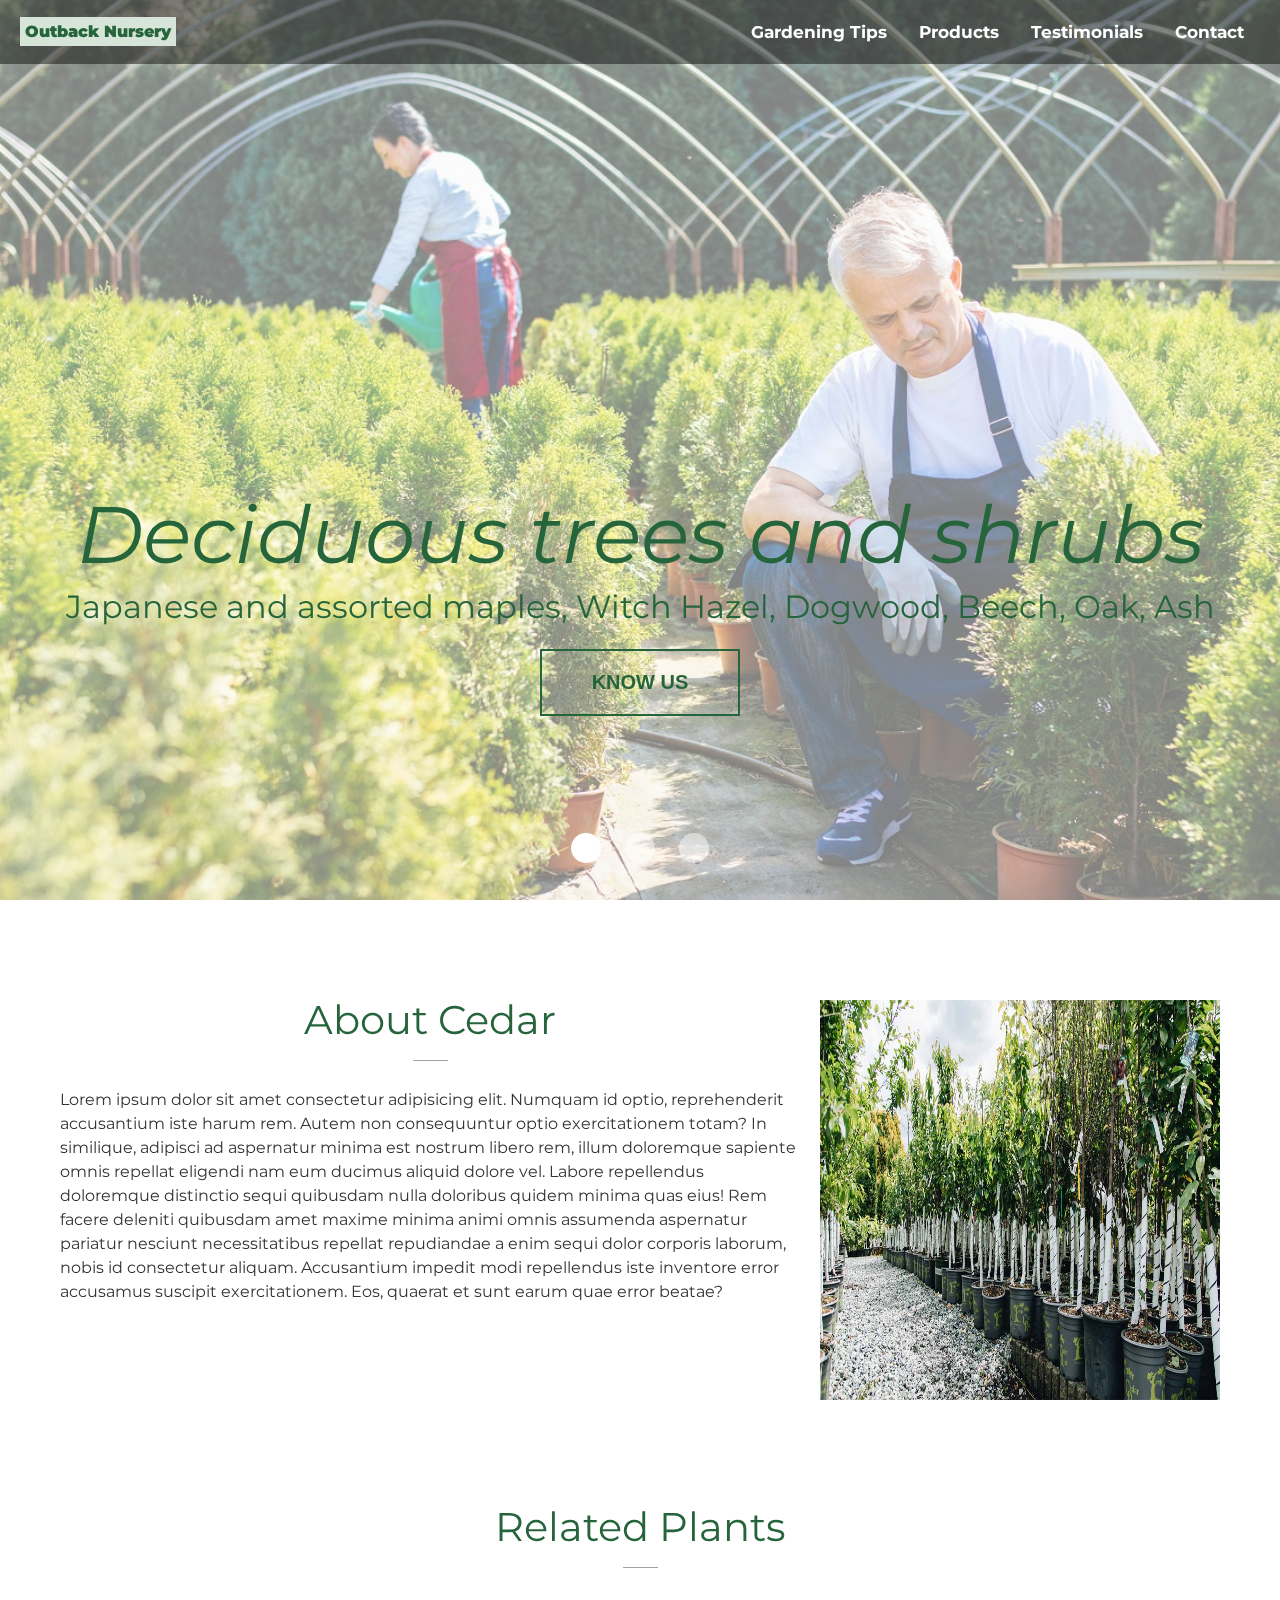
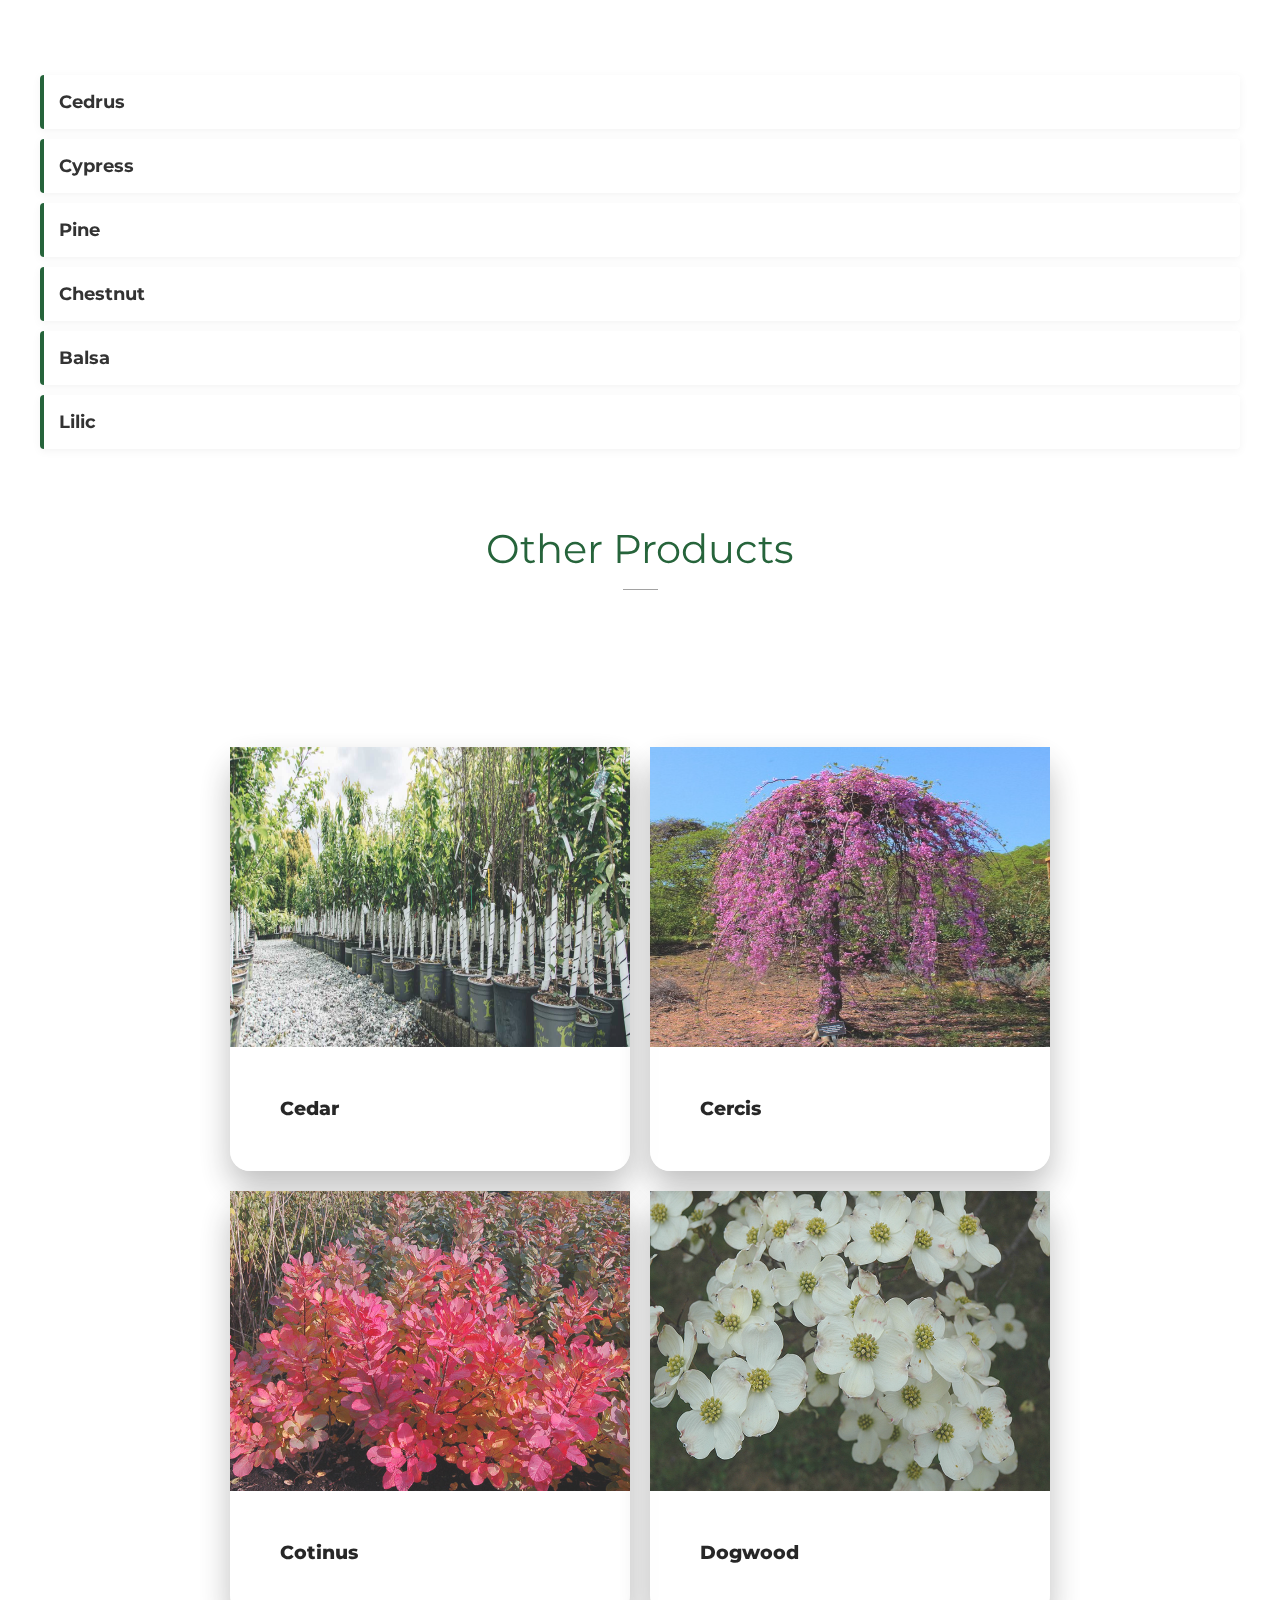
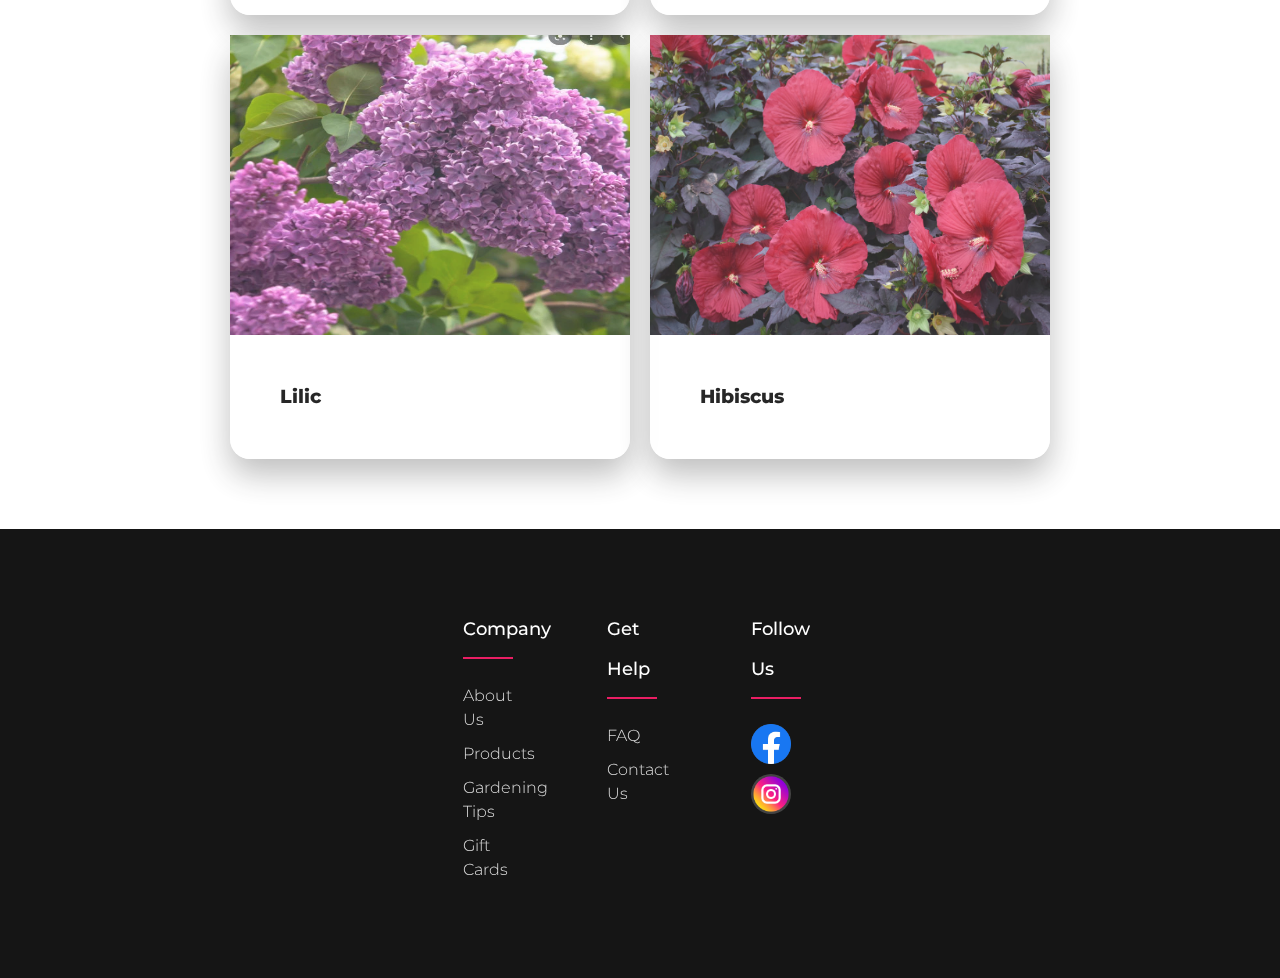
<file: products.html>
<!DOCTYPE html>
<html lang="en">
  <head>
    <meta charset="UTF-8" />
    <meta name="viewport" content="width=device-width, initial-scale=1.0" />
    <title>Outback Nursery</title>
    <link
      rel="stylesheet"
      href="https://cdnjs.cloudflare.com/ajax/libs/font-awesome/4.7.0/css/font-awesome.min.css"
    />
    <link
      href="https://fonts.googleapis.com/css2?family=Montserrat&display=swap"
      rel="stylesheet"
    />
    <link
      href="https://fonts.googleapis.com/css2?family=Roboto:wght@400&display=swap"
      rel="stylesheet"
    />

    <link rel="stylesheet" type="text/css" href="design-system.css" />
    <link rel="stylesheet" type="text/css" href="styles.css" />
  </head>
  <body class="u-ff-sans">
    <!------ Top Navbar --------->
    <div class="c-menu u-ff-sans w-full u-pos-fixed u-transparent" id="navbar">
      <span class="menu__logo u-fw-bold target u-text-sec"
        ><a style="color: #26643b" href="index.html">Outback Nursery</a></span
      >

      <a class="menu_item" id="contact" href="index.html#contactInfo"
        >Contact</a
      >
      <a class="menu_item" id="testmonials" href="index.html#testimonials"
        >Testimonials</a
      >
      <a class="menu_item" id="about-me" href="products.html">Products</a>

      <a class="menu_item" id="g-tips" href="tips.html">Gardening Tips</a>

      <!----- Hamburger toggle, calling js function on click ----->
      <a class="icon" onclick="toggleHamburger()">
        <i class="fa fa-bars"></i>
      </a>
    </div>

    <!----- hero section ---->
    <div class="l-hero">
      <div class="l-carousel">
        <ul class="l-carousel__slides">
          <input type="radio" name="radio-buttons" id="img-1" checked />
          <li class="l-slide__container">
            <div class="c-slide__image">
              <img src="images/carousel1.jpg" />
              <div class="c-slide__text">
                <p class="c-heading1 u-fs-h2">Deciduous trees and shrubs</p>
                <p class="c-heading2 u-fs-h2">
                  Japanese and assorted maples, Witch Hazel, Dogwood, Beech,
                  Oak, Ash
                </p>
                <div class="c-button__box">
                  <button class="c-button__span">
                    <span>Know Us</span>
                  </button>
                </div>
              </div>
            </div>

            <div class="c-carousel__controls">
              <label for="img-3" class="prev-slide">
                <span>&lsaquo;</span>
              </label>
              <label for="img-2" class="next-slide">
                <span>&rsaquo;</span>
              </label>
            </div>
          </li>
          <input type="radio" name="radio-buttons" id="img-2" />
          <li class="l-slide__container">
            <div class="c-slide__image">
              <img src="images/carousel2.jpg" />
              <div class="c-slide__text">
                <p class="c-heading1 u-fs-h2">Deciduous trees and shrubs</p>
                <p class="c-heading2 u-fs-h2">
                  Japanese and assorted maples, Witch Hazel, Dogwood, Beech,
                  Oak, Ash
                </p>
                <div class="c-button__box">
                  <button class="c-button__span">
                    <span>Know Us</span>
                  </button>
                </div>
              </div>
            </div>
            <div class="c-carousel__controls">
              <label for="img-1" class="prev-slide">
                <span>&lsaquo;</span>
              </label>
              <label for="img-3" class="next-slide">
                <span>&rsaquo;</span>
              </label>
            </div>
          </li>
          <input type="radio" name="radio-buttons" id="img-3" />
          <li class="l-slide__container">
            <div class="c-slide__image">
              <img src="images/carousel3.jpg" />
              <div class="c-slide__text">
                <p class="c-heading1 u-fs-h2">Deciduous trees and shrubs</p>
                <p class="c-heading2 u-fs-h2">
                  Japanese and assorted maples, Witch Hazel, Dogwood, Beech,
                  Oak, Ash
                </p>
                <div class="c-button__box">
                  <button class="c-button__span">
                    <span>Know Us</span>
                  </button>
                </div>
              </div>
            </div>
            <div class="c-carousel__controls">
              <label for="img-2" class="prev-slide">
                <span>&lsaquo;</span>
              </label>
              <label for="img-1" class="next-slide">
                <span>&rsaquo;</span>
              </label>
            </div>
          </li>
          <div class="c-carousel__dots">
            <label for="img-1" class="c-carousel-dot" id="img-dot-1"></label>
            <label for="img-2" class="c-carousel-dot" id="img-dot-2"></label>
            <label for="img-3" class="c-carousel-dot" id="img-dot-3"></label>
          </div>
        </ul>
      </div>
    </div>
    <!--------------->
    <div class="l-container__lgout">
      <!-- About Products section -->

      <section class="l-product">
        <div class="l-product__about">
          <section class="l-section1 l-clearfix">
            <div class="l-textcenter">
              <h1>About Cedar</h1>
              <span class="c-seperator"></span>
            </div>
          </section>
          <p>
            Lorem ipsum dolor sit amet consectetur adipisicing elit. Numquam id
            optio, reprehenderit accusantium iste harum rem. Autem non
            consequuntur optio exercitationem totam? In similique, adipisci ad
            aspernatur minima est nostrum libero rem, illum doloremque sapiente
            omnis repellat eligendi nam eum ducimus aliquid dolore vel. Labore
            repellendus doloremque distinctio sequi quibusdam nulla doloribus
            quidem minima quas eius! Rem facere deleniti quibusdam amet maxime
            minima animi omnis assumenda aspernatur pariatur nesciunt
            necessitatibus repellat repudiandae a enim sequi dolor corporis
            laborum, nobis id consectetur aliquam. Accusantium impedit modi
            repellendus iste inventore error accusamus suscipit exercitationem.
            Eos, quaerat et sunt earum quae error beatae?
          </p>
        </div>
        <div class="l-product__image">
          <img src="images/cedar-pro.jpg" alt="Cedar" />
        </div>
      </section>

      <!--------- Related Plants--------->

      <section id="l-plants">
        <section class="l-section1 l-clearfix l-my-5">
          <div class="l-textcenter">
            <h1>Related Plants</h1>
            <span class="c-seperator"></span>
          </div>
        </section>
        <ul class="l-plants__list">
          <li>
            <span class="title">Cedrus</span>
          </li>
          <li>
            <span class="title">Cypress</span>
          </li>
          <li>
            <span class="title">Pine</span>
          </li>
          <li>
            <span class="title">Chestnut</span>
          </li>
          <li>
            <span class="title">Balsa</span>
          </li>
          <li>
            <span class="title">Lilic</span>
          </li>
        </ul>
      </section>

      <!---- Other products -->

      <section>
        <section class="l-section1 l-clearfix l-my-5">
          <div class="l-textcenter">
            <h1>Other Products</h1>
            <span class="c-seperator"></span>
          </div>
        </section>
        <div class="boxes">
          <div class="box">
            <img class="image" src="images/cedar-pro.jpg" />
            <div class="content-wrapper">
              <a href="products.html"> Cedar</a>
            </div>
          </div>
          <div class="box">
            <img class="image" src="images/Cercis-pro.jpg" />
            <div class="content-wrapper">
              <a href="#">Cercis</a>
            </div>
          </div>

          <div class="box">
            <img class="image" src="images/Cotinus-pro.jpg" />
            <div class="content-wrapper">
              <a href="#">Cotinus</a>
            </div>
          </div>

          <div class="box">
            <img class="image" src="images/dogwood-pro.jpg" />
            <div class="content-wrapper">
              <a href="#">Dogwood</a>
            </div>
          </div>

          <div class="box">
            <img class="image" src="images/lilic-pro.jpg" />
            <div class="content-wrapper">
              <a href="#">Lilic</a>
            </div>
          </div>

          <div class="box">
            <img class="image" src="images/hibiscus-pro.jpg" />
            <div class="content-wrapper">
              <a href="#">Hibiscus</a>
            </div>
          </div>
        </div>
      </section>
    </div>

    <!------- footer ------>
    <footer class="l-footer">
      <div class="l-footer__container l-row">
        <div class="l-footer__group">
          <div class="l-footer__col">
            <h4>company</h4>
            <ul>
              <li><a href="#">About us</a></li>
              <li><a href="products.html">Products</a></li>
              <li><a href="tips.html">Gardening Tips</a></li>
              <li><a href="#">Gift cards</a></li>
            </ul>
          </div>
          <div class="l-footer__col">
            <h4>get help</h4>
            <ul>
              <li><a href="#">FAQ</a></li>
              <li><a href="index.html#contactInfo">Contact Us</a></li>
            </ul>
          </div>

          <div class="l-footer__col">
            <h4>follow us</h4>
            <div class="l-socialLinks">
              <div>
                <a
                  href="https://www.facebook.com/p/Outback-Nursery-Garden-Centre-100045470087619/"
                  ><img src="images/facebook.png" alt="facebook"
                /></a>
              </div>
              <div>
                <a href="https://www.instagram.com/outbacknursery/?hl=en"
                  ><img src="images/instagram.png" alt="instagram"
                /></a>
              </div>
            </div>
          </div>
        </div>
      </div>
    </footer>
    <!-- linked design-system javascript file -->

    <script src="main.js"></script>
    <script src="design-system.js"></script>
  </body>
</html>
</file>
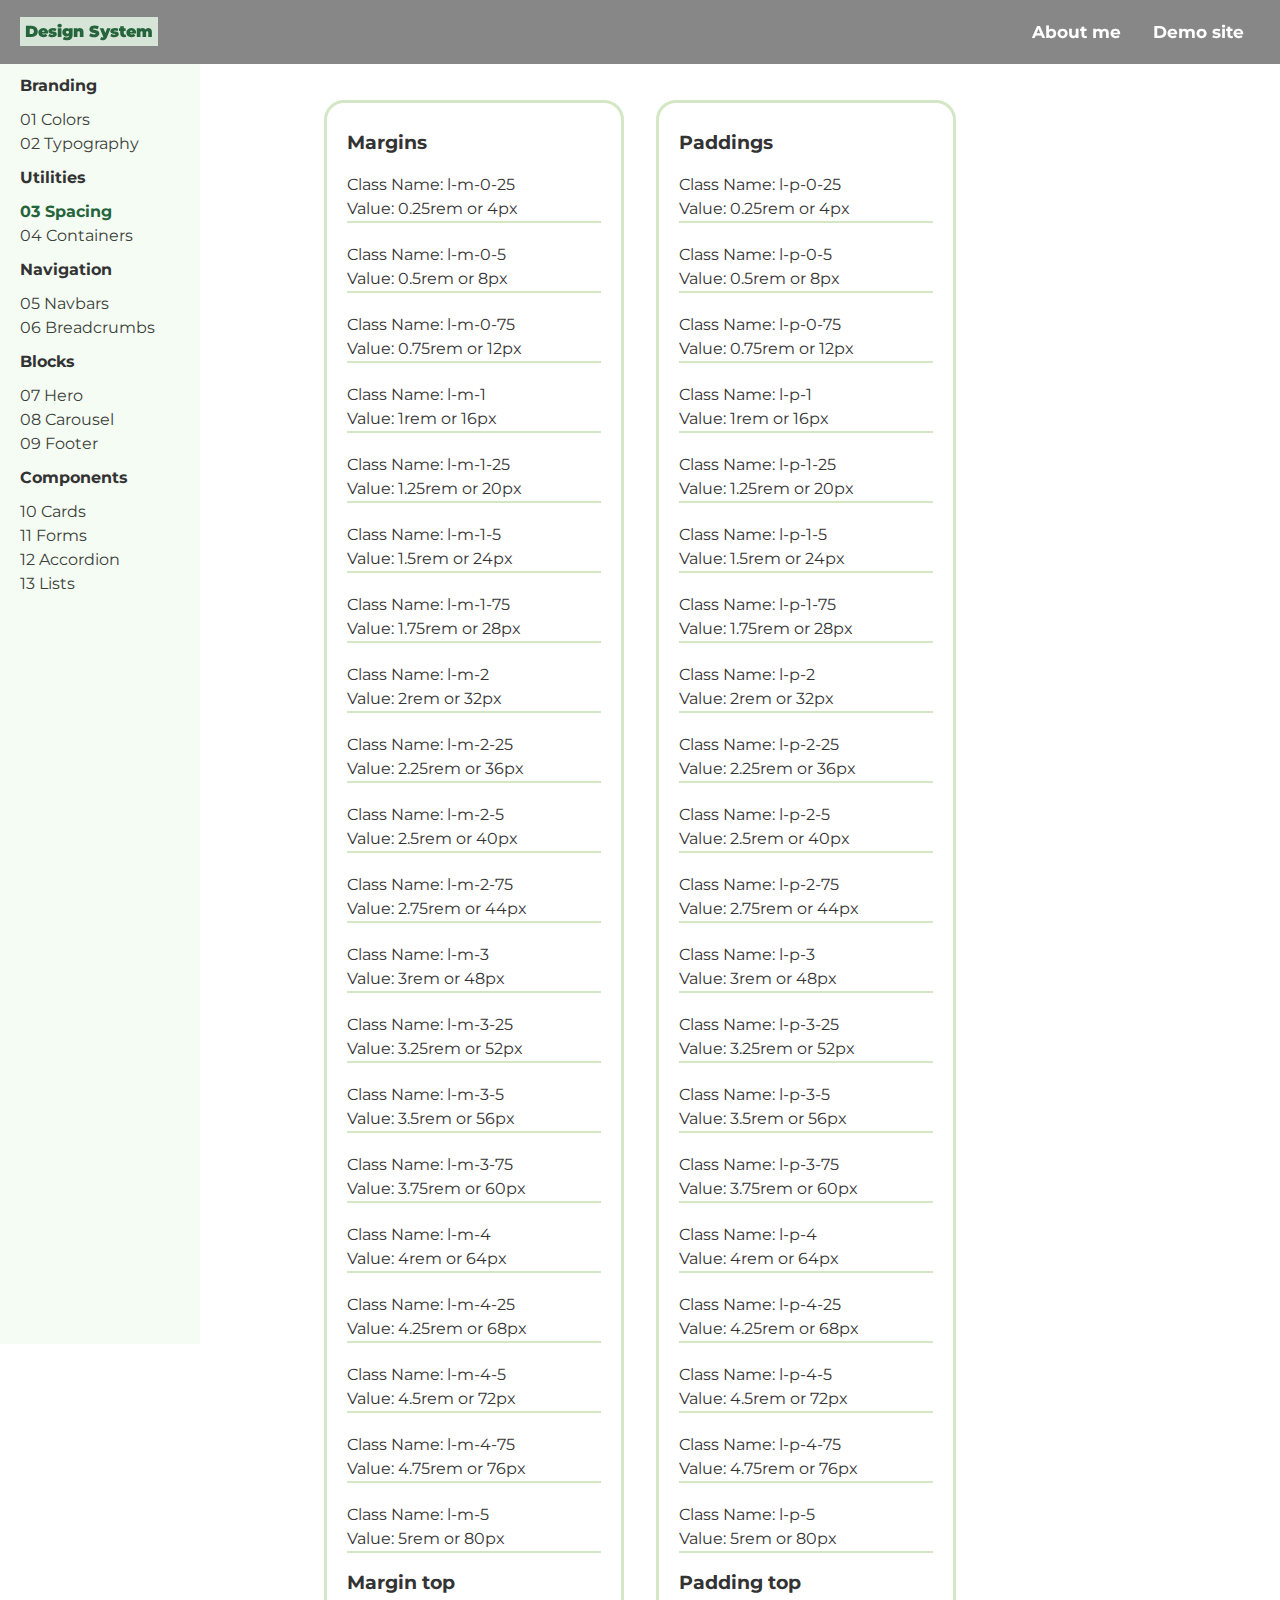
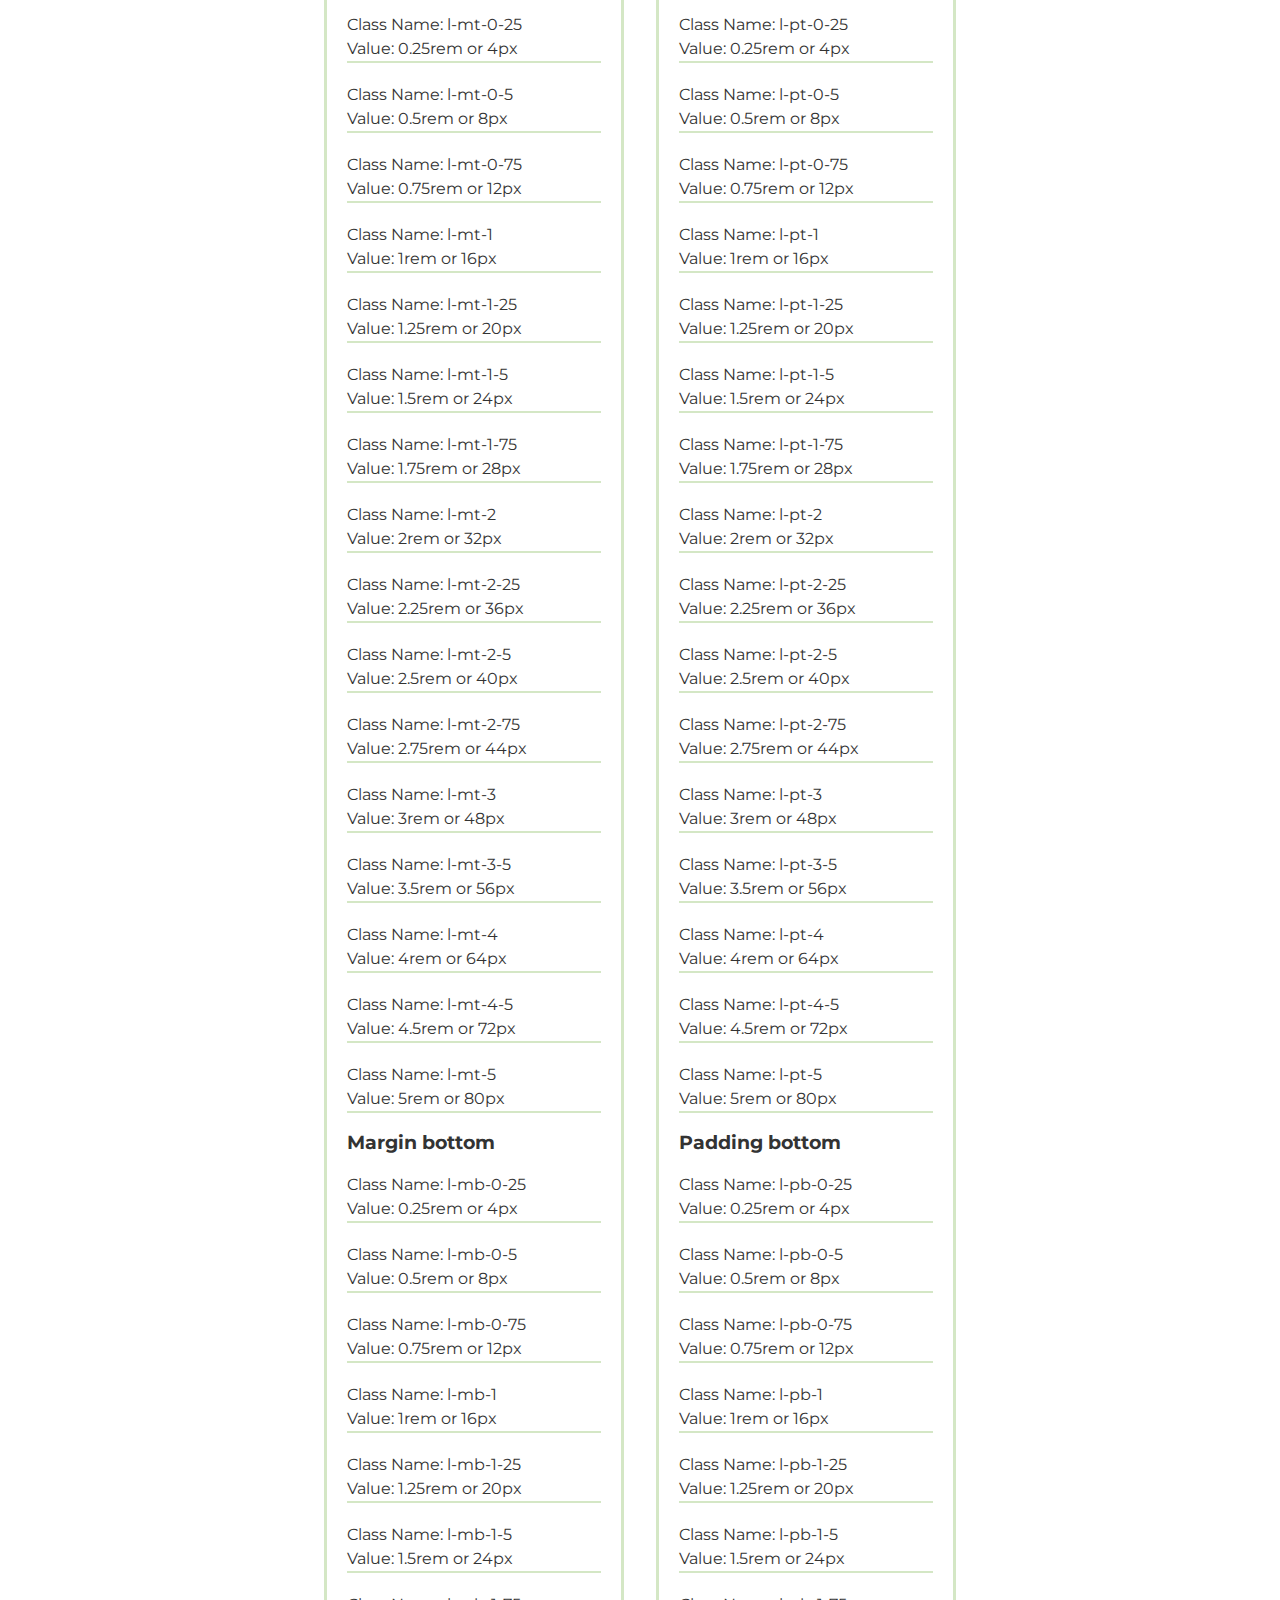
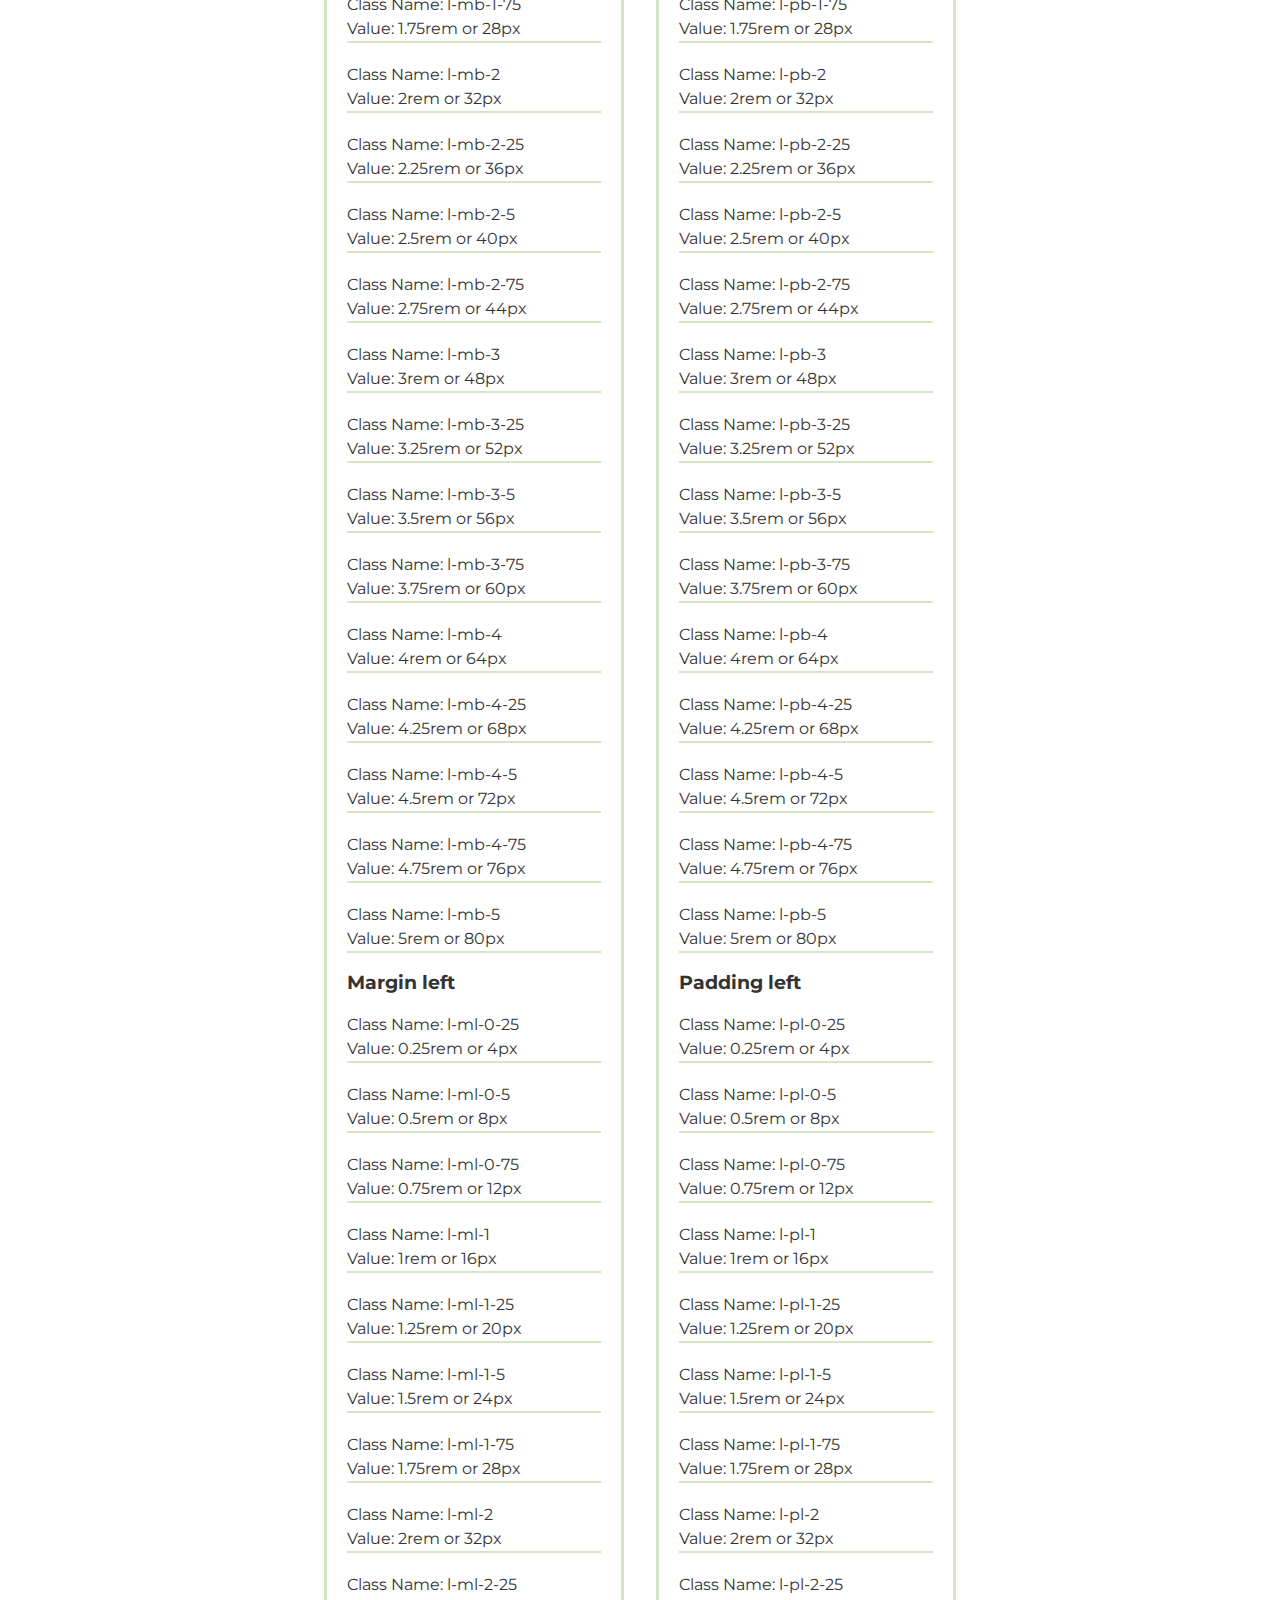
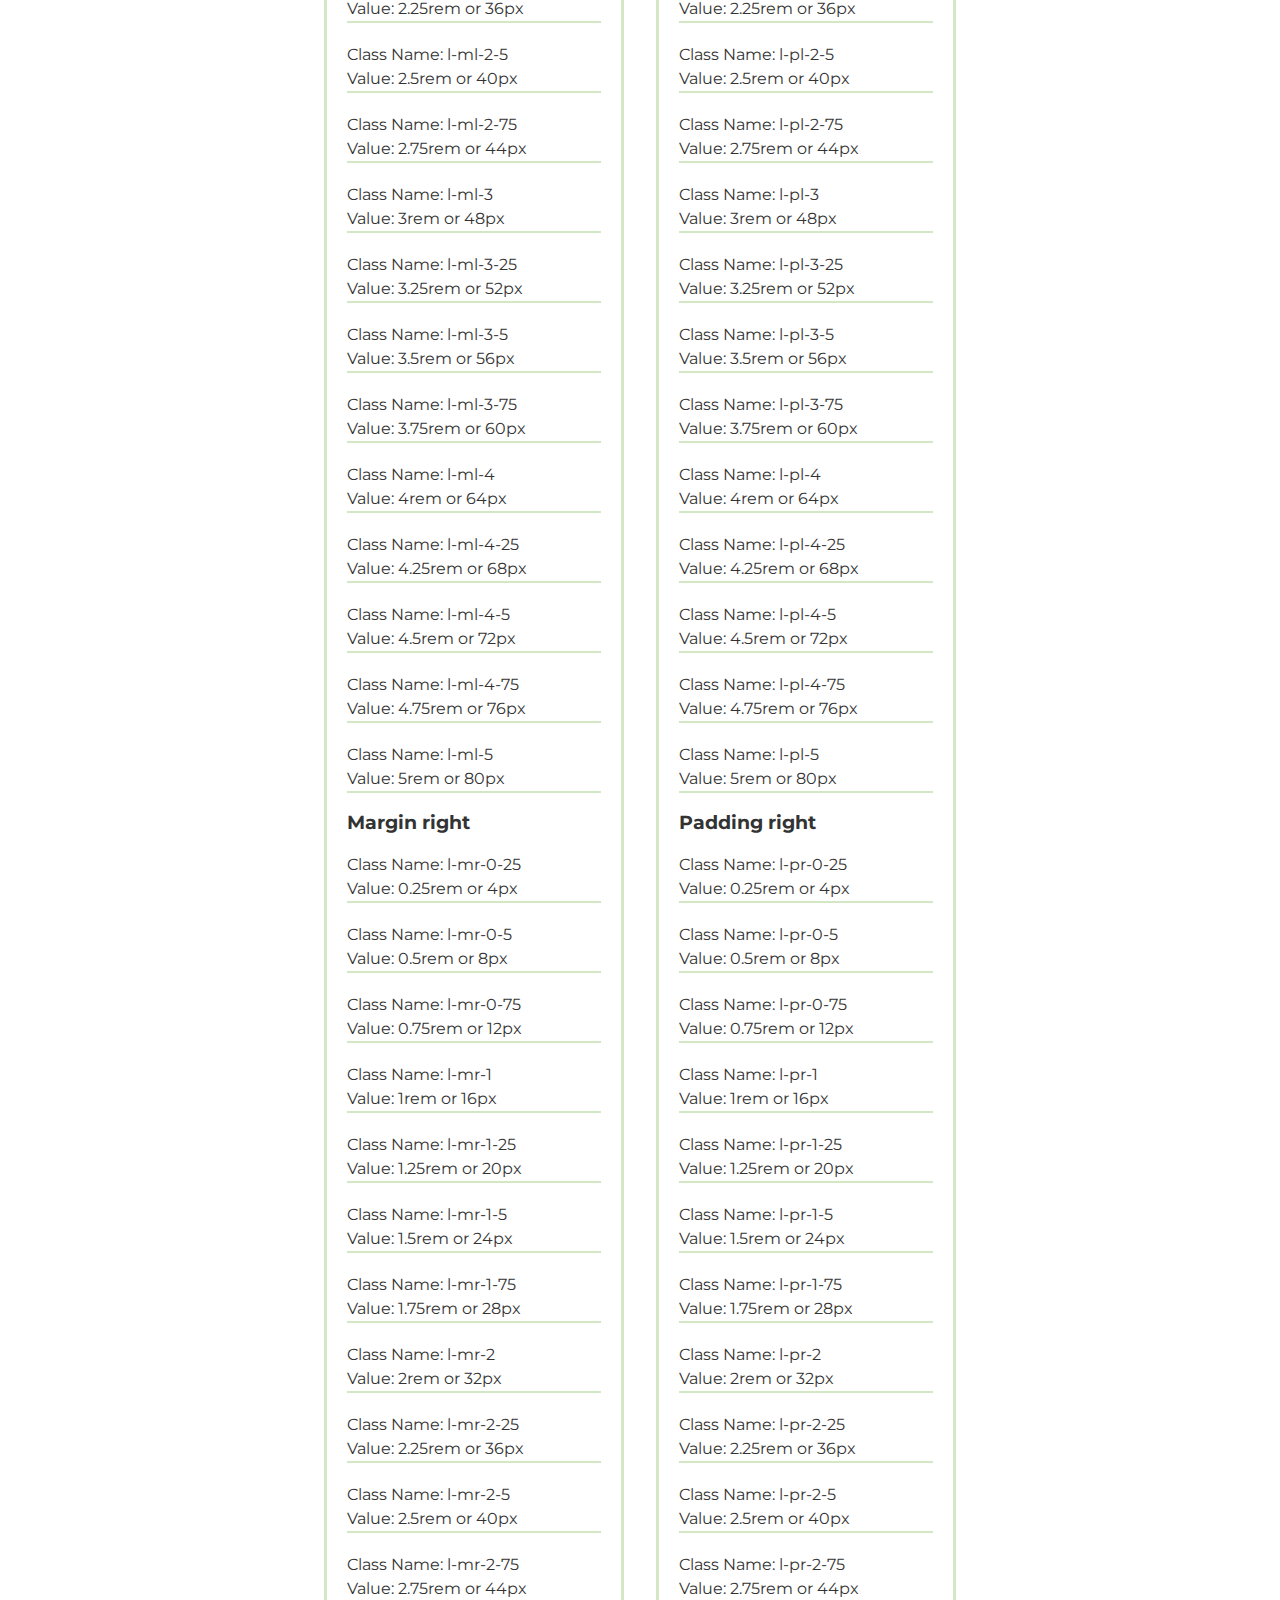
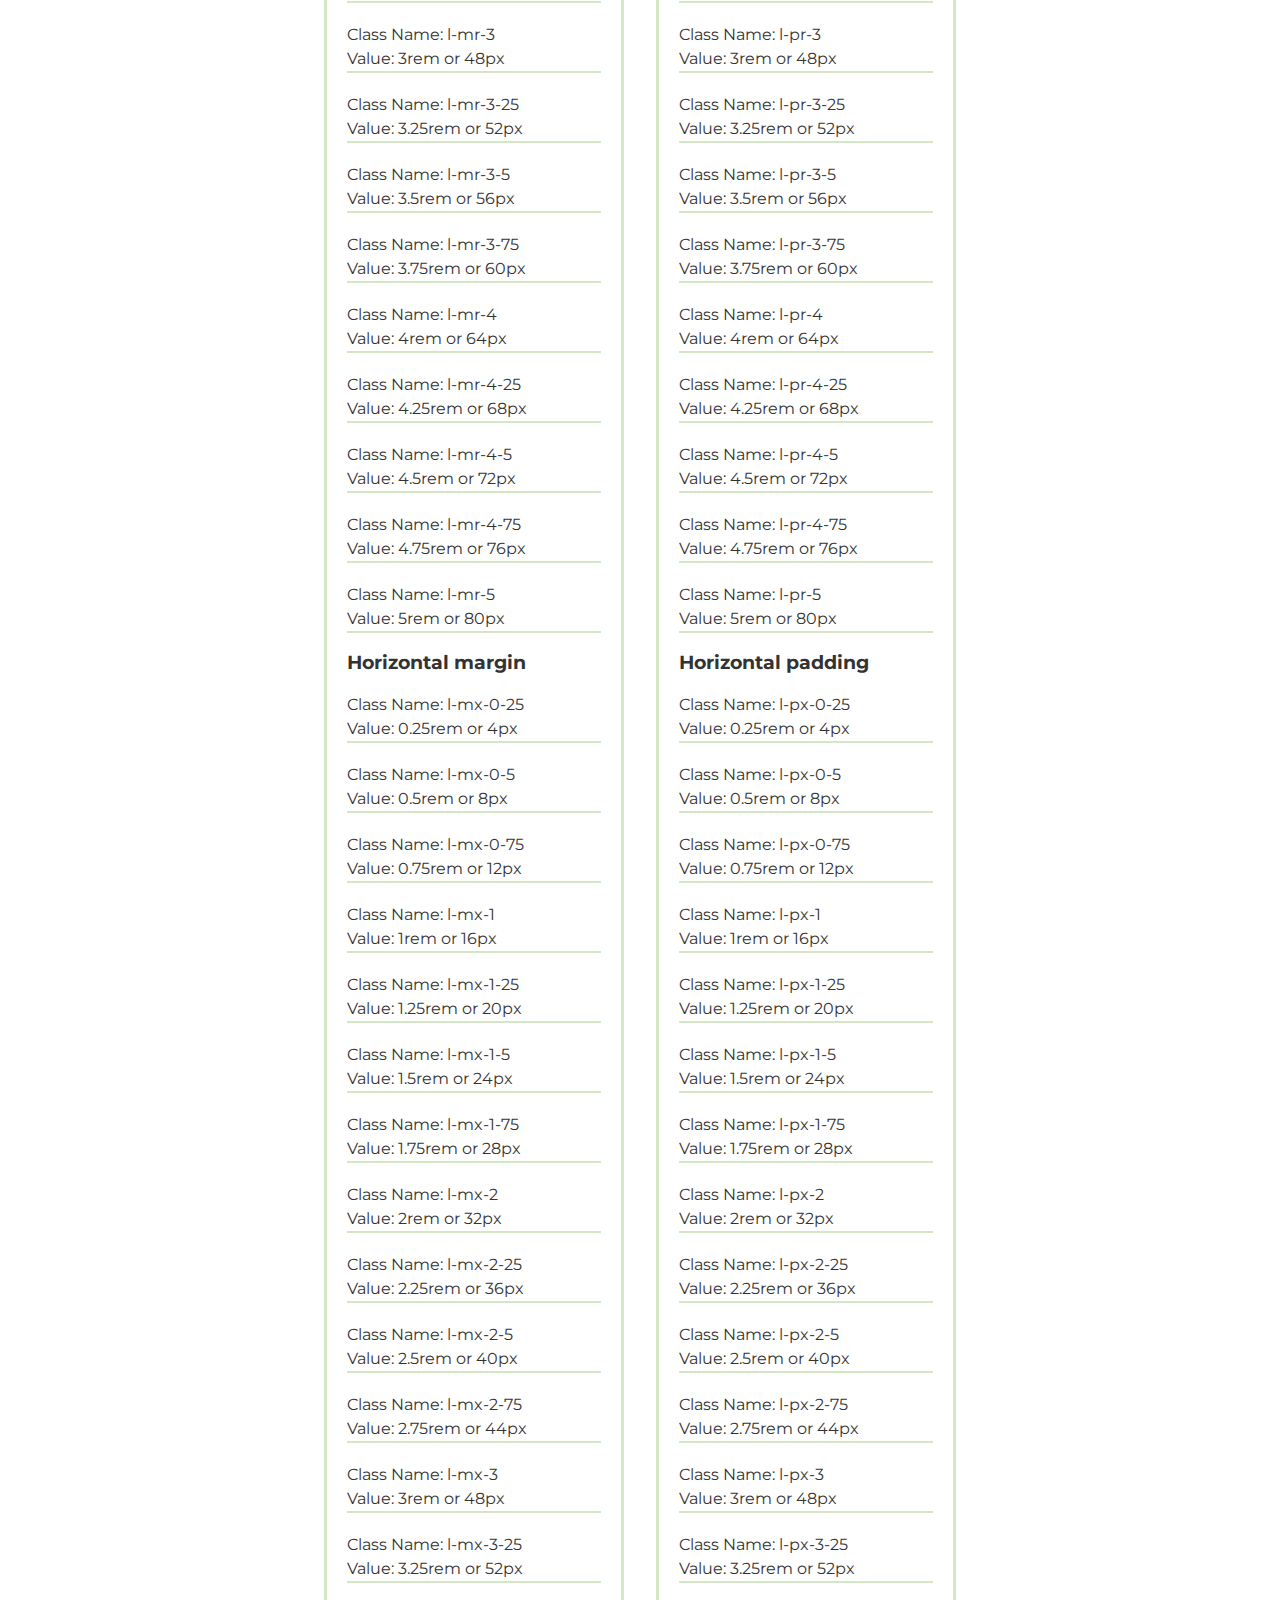
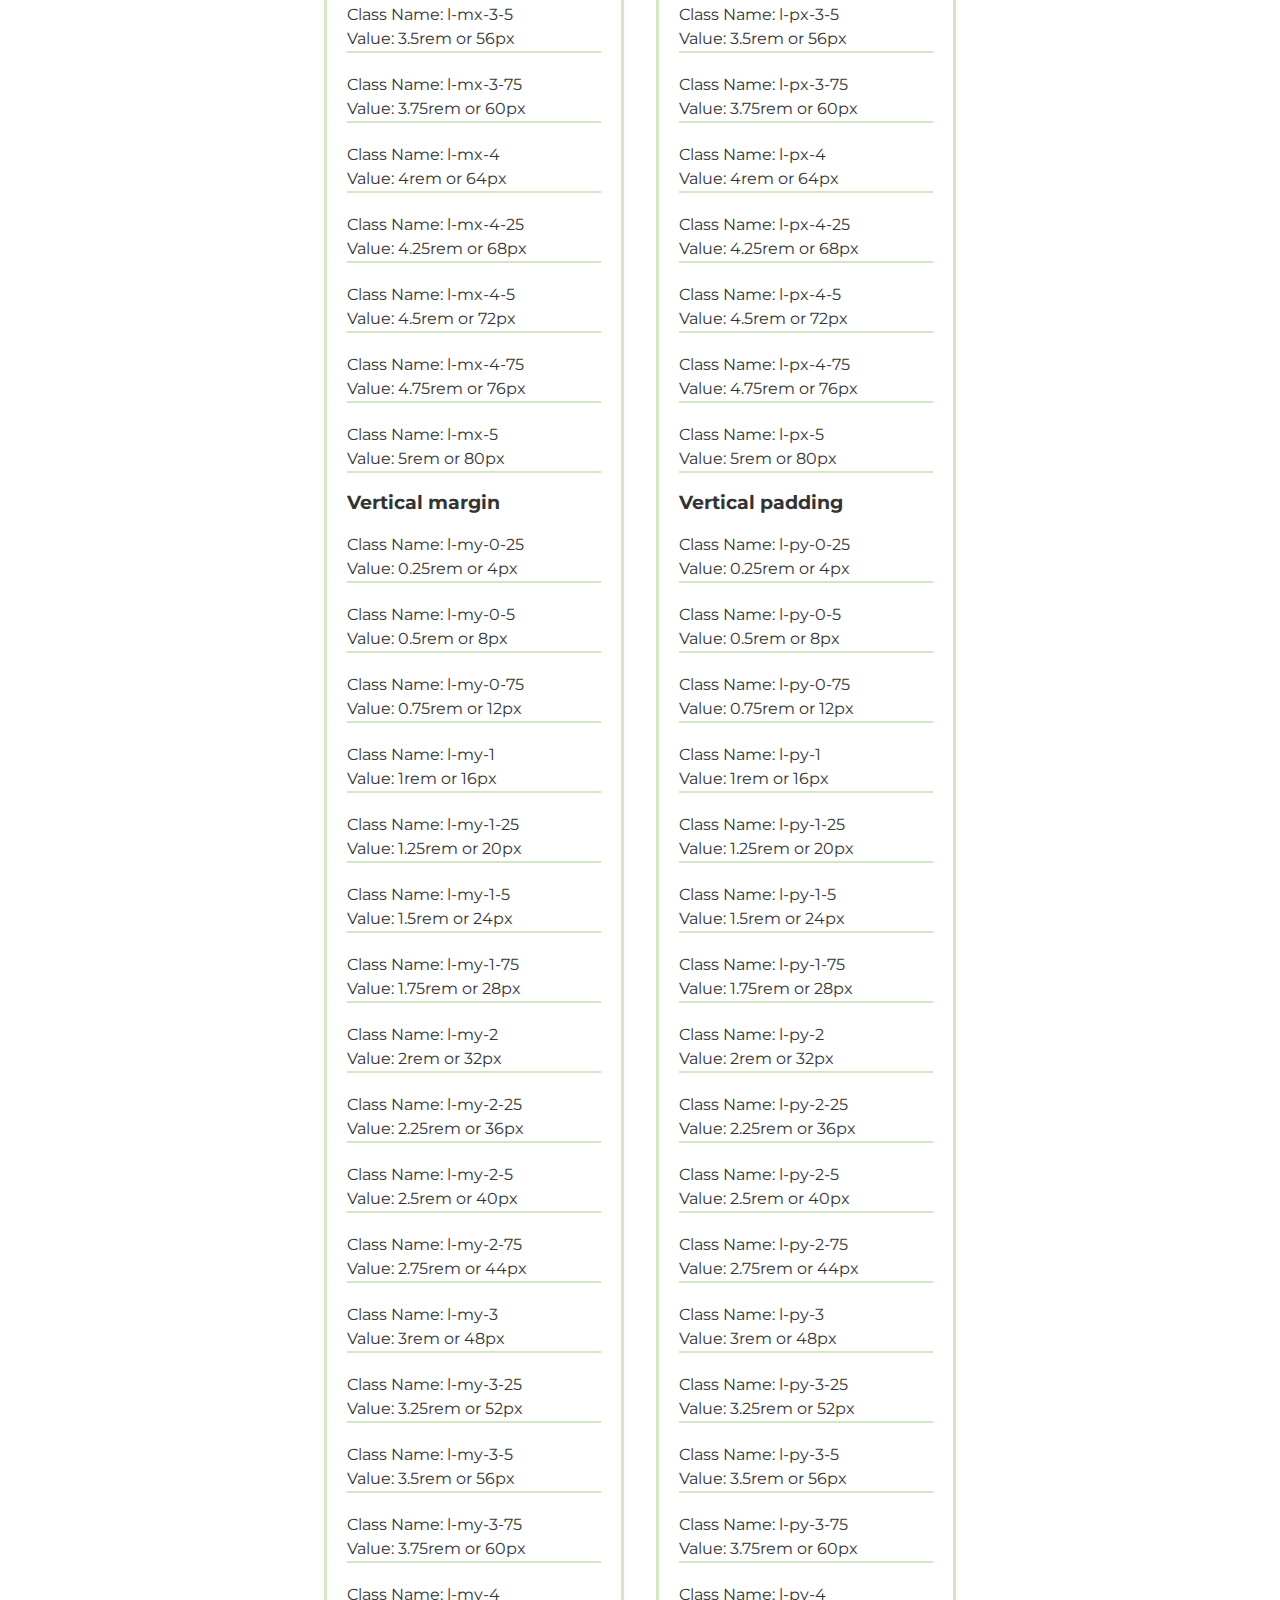
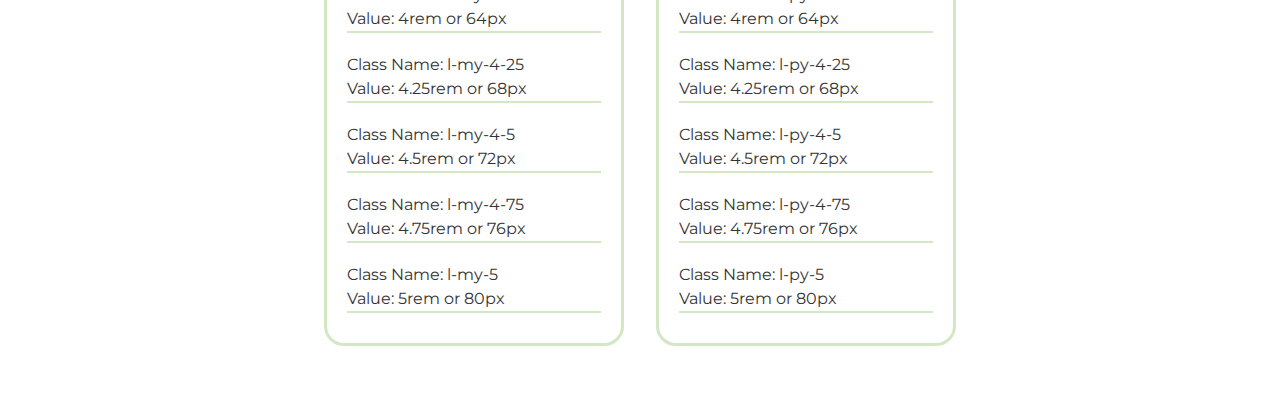
<file: spacing.html>
<!DOCTYPE html>
<html lang="en">
  <head>
    <meta charset="UTF-8" />
    <meta name="viewport" content="width=device-width, initial-scale=1.0" />
    <title>Design System</title>
    <link
      rel="stylesheet"
      href="https://cdnjs.cloudflare.com/ajax/libs/font-awesome/4.7.0/css/font-awesome.min.css"
    />
    <link
      href="https://fonts.googleapis.com/css2?family=Montserrat&display=swap"
      rel="stylesheet"
    />
    <link
      href="https://fonts.googleapis.com/css2?family=Roboto:wght@400&display=swap"
      rel="stylesheet"
    />
    <link rel="stylesheet" type="text/css" href="styles.css" />
    <link rel="stylesheet" type="text/css" href="design-system.css" />
  </head>
  <body>
    <!------ Top Navbar --------->
    <div class="c-menu u-ff-sans w-full u-pos-fixed u-transparent" id="navbar">
      <span class="menu__logo u-fw-bold target u-text-sec"
        ><a style="color: #26643b" href="design-system.html">Design System</a></span
      >
      <a class="menu_item" id="site" href="index.html">Demo site</a>
      <a class="menu_item" id="about-me" href="about-me.html">About me</a>

      <!----- Hamburger toggle, calling js function on click ----->
      <a class="icon" onclick="toggleHamburger()">
        <i class="fa fa-bars"></i>
      </a>
    </div>

    <!------ Side Navbar --------->
    <div class="o-mainContainer">
      <div class="c-menu__sidebarNav u-ff-sans u-pos-fixed l-mt-4"  id="sideNavbar">
        <p class="sidebarNav__subheading u-fw-bold">Branding</p>
        <a href="colors.html">01 Colors</a>
        <a href="typography.html">02 Typography</a>
        

        <p class="sidebarNav__subheading u-fw-bold">Utilities</p>
        <a class="u-text-sec u-fw-bold" href="spacing.html">03 Spacing</a>
        <a  href="containers.html">04 Containers</a>
       

        <p class="sidebarNav__subheading u-fw-bold">Navigation</p>
        <a  href="navbar.html">05 Navbars</a>
        <a href="breadcrumb.html">06 Breadcrumbs</a>
       

        <p class="sidebarNav__subheading u-fw-bold">Blocks</p>
        <a>07 Hero</a>
        <a href="carousel.html">08 Carousel</a>
       
        <a href="footer.html">09 Footer</a>

        <p class="sidebarNav__subheading u-fw-bold">Components</p>
        <a href="cards.html">10 Cards</a>
        <a>11 Forms</a>
        <a href="accordion.html">12 Accordion</a>
        <a>13 Lists</a>
      </div>

      <main class="l-container">
        <div class="l-flex u-row u-ff-sans l-px-0-5">
          <div class="l-spacingContainer l-flex u-col">
            <!-- Margin classes -->
            <h3>Margins</h3>
            <div class="l-flex u-col">
              <span>Class Name: l-m-0-25</span>
              <span>Value: 0.25rem or 4px</span>
            </div>

            <div class="l-flex u-col">
              <span>Class Name: l-m-0-5</span>
              <span>Value: 0.5rem or 8px</span>
            </div>

            <div class="l-flex u-col">
              <span>Class Name: l-m-0-75</span>
              <span>Value: 0.75rem or 12px</span>
            </div>

            <div class="l-flex u-col">
              <span>Class Name: l-m-1</span>
              <span>Value: 1rem or 16px</span>
            </div>

            <div class="l-flex u-col">
              <span>Class Name: l-m-1-25</span>
              <span>Value: 1.25rem or 20px</span>
            </div>

            <div class="l-flex u-col">
              <span>Class Name: l-m-1-5</span>
              <span>Value: 1.5rem or 24px</span>
            </div>

            <div class="l-flex u-col">
              <span>Class Name: l-m-1-75</span>
              <span>Value: 1.75rem or 28px</span>
            </div>

            <div class="l-flex u-col">
              <span>Class Name: l-m-2</span>
              <span>Value: 2rem or 32px</span>
            </div>

            <div class="l-flex u-col">
              <span>Class Name: l-m-2-25</span>
              <span>Value: 2.25rem or 36px</span>
            </div>

            <div class="l-flex u-col">
              <span>Class Name: l-m-2-5</span>
              <span>Value: 2.5rem or 40px</span>
            </div>

            <div class="l-flex u-col">
              <span>Class Name: l-m-2-75</span>
              <span>Value: 2.75rem or 44px</span>
            </div>

            <div class="l-flex u-col">
              <span>Class Name: l-m-3</span>
              <span>Value: 3rem or 48px</span>
            </div>

            <div class="l-flex u-col">
              <span>Class Name: l-m-3-25</span>
              <span>Value: 3.25rem or 52px</span>
            </div>

            <div class="l-flex u-col">
              <span>Class Name: l-m-3-5</span>
              <span>Value: 3.5rem or 56px</span>
            </div>

            <div class="l-flex u-col">
              <span>Class Name: l-m-3-75</span>
              <span>Value: 3.75rem or 60px</span>
            </div>

            <div class="l-flex u-col">
              <span>Class Name: l-m-4</span>
              <span>Value: 4rem or 64px</span>
            </div>

            <div class="l-flex u-col">
              <span>Class Name: l-m-4-25</span>
              <span>Value: 4.25rem or 68px</span>
            </div>

            <div class="l-flex u-col">
              <span>Class Name: l-m-4-5</span>
              <span>Value: 4.5rem or 72px</span>
            </div>

            <div class="l-flex u-col">
              <span>Class Name: l-m-4-75</span>
              <span>Value: 4.75rem or 76px</span>
            </div>

            <div class="l-flex u-col">
              <span>Class Name: l-m-5</span>
              <span>Value: 5rem or 80px</span>
            </div>

            <h3>Margin top</h3>

            <div class="l-flex u-col">
              <span>Class Name: l-mt-0-25</span>
              <span>Value: 0.25rem or 4px</span>
            </div>

            <div class="l-flex u-col">
              <span>Class Name: l-mt-0-5</span>
              <span>Value: 0.5rem or 8px</span>
            </div>

            <div class="l-flex u-col">
              <span>Class Name: l-mt-0-75</span>
              <span>Value: 0.75rem or 12px</span>
            </div>

            <div class="l-flex u-col">
              <span>Class Name: l-mt-1</span>
              <span>Value: 1rem or 16px</span>
            </div>

            <div class="l-flex u-col">
              <span>Class Name: l-mt-1-25</span>
              <span>Value: 1.25rem or 20px</span>
            </div>

            <div class="l-flex u-col">
              <span>Class Name: l-mt-1-5</span>
              <span>Value: 1.5rem or 24px</span>
            </div>

            <div class="l-flex u-col">
              <span>Class Name: l-mt-1-75</span>
              <span>Value: 1.75rem or 28px</span>
            </div>

            <div class="l-flex u-col">
              <span>Class Name: l-mt-2</span>
              <span>Value: 2rem or 32px</span>
            </div>

            <div class="l-flex u-col">
              <span>Class Name: l-mt-2-25</span>
              <span>Value: 2.25rem or 36px</span>
            </div>

            <div class="l-flex u-col">
              <span>Class Name: l-mt-2-5</span>
              <span>Value: 2.5rem or 40px</span>
            </div>

            <div class="l-flex u-col">
              <span>Class Name: l-mt-2-75</span>
              <span>Value: 2.75rem or 44px</span>
            </div>

            <div class="l-flex u-col">
              <span>Class Name: l-mt-3</span>
              <span>Value: 3rem or 48px</span>
            </div>

            <div class="l-flex u-col">
              <span>Class Name: l-mt-3-5</span>
              <span>Value: 3.5rem or 56px</span>
            </div>

            <div class="l-flex u-col">
              <span>Class Name: l-mt-4</span>
              <span>Value: 4rem or 64px</span>
            </div>

            <div class="l-flex u-col">
              <span>Class Name: l-mt-4-5</span>
              <span>Value: 4.5rem or 72px</span>
            </div>

            <div class="l-flex u-col">
              <span>Class Name: l-mt-5</span>
              <span>Value: 5rem or 80px</span>
            </div>
            <h3>Margin bottom</h3>
            <div class="l-flex u-col">
              <span>Class Name: l-mb-0-25</span>
              <span>Value: 0.25rem or 4px</span>
            </div>

            <div class="l-flex u-col">
              <span>Class Name: l-mb-0-5</span>
              <span>Value: 0.5rem or 8px</span>
            </div>

            <div class="l-flex u-col">
              <span>Class Name: l-mb-0-75</span>
              <span>Value: 0.75rem or 12px</span>
            </div>

            <div class="l-flex u-col">
              <span>Class Name: l-mb-1</span>
              <span>Value: 1rem or 16px</span>
            </div>

            <div class="l-flex u-col">
              <span>Class Name: l-mb-1-25</span>
              <span>Value: 1.25rem or 20px</span>
            </div>

            <div class="l-flex u-col">
              <span>Class Name: l-mb-1-5</span>
              <span>Value: 1.5rem or 24px</span>
            </div>

            <div class="l-flex u-col">
              <span>Class Name: l-mb-1-75</span>
              <span>Value: 1.75rem or 28px</span>
            </div>

            <div class="l-flex u-col">
              <span>Class Name: l-mb-2</span>
              <span>Value: 2rem or 32px</span>
            </div>

            <div class="l-flex u-col">
              <span>Class Name: l-mb-2-25</span>
              <span>Value: 2.25rem or 36px</span>
            </div>

            <div class="l-flex u-col">
              <span>Class Name: l-mb-2-5</span>
              <span>Value: 2.5rem or 40px</span>
            </div>

            <div class="l-flex u-col">
              <span>Class Name: l-mb-2-75</span>
              <span>Value: 2.75rem or 44px</span>
            </div>

            <div class="l-flex u-col">
              <span>Class Name: l-mb-3</span>
              <span>Value: 3rem or 48px</span>
            </div>

            <div class="l-flex u-col">
              <span>Class Name: l-mb-3-25</span>
              <span>Value: 3.25rem or 52px</span>
            </div>

            <div class="l-flex u-col">
              <span>Class Name: l-mb-3-5</span>
              <span>Value: 3.5rem or 56px</span>
            </div>

            <div class="l-flex u-col">
              <span>Class Name: l-mb-3-75</span>
              <span>Value: 3.75rem or 60px</span>
            </div>

            <div class="l-flex u-col">
              <span>Class Name: l-mb-4</span>
              <span>Value: 4rem or 64px</span>
            </div>

            <div class="l-flex u-col">
              <span>Class Name: l-mb-4-25</span>
              <span>Value: 4.25rem or 68px</span>
            </div>

            <div class="l-flex u-col">
              <span>Class Name: l-mb-4-5</span>
              <span>Value: 4.5rem or 72px</span>
            </div>

            <div class="l-flex u-col">
              <span>Class Name: l-mb-4-75</span>
              <span>Value: 4.75rem or 76px</span>
            </div>

            <div class="l-flex u-col">
              <span>Class Name: l-mb-5</span>
              <span>Value: 5rem or 80px</span>
            </div>

            <h3>Margin left</h3>
            <div class="l-flex u-col">
              <span>Class Name: l-ml-0-25</span>
              <span>Value: 0.25rem or 4px</span>
            </div>

            <div class="l-flex u-col">
              <span>Class Name: l-ml-0-5</span>
              <span>Value: 0.5rem or 8px</span>
            </div>

            <div class="l-flex u-col">
              <span>Class Name: l-ml-0-75</span>
              <span>Value: 0.75rem or 12px</span>
            </div>

            <div class="l-flex u-col">
              <span>Class Name: l-ml-1</span>
              <span>Value: 1rem or 16px</span>
            </div>

            <div class="l-flex u-col">
              <span>Class Name: l-ml-1-25</span>
              <span>Value: 1.25rem or 20px</span>
            </div>

            <div class="l-flex u-col">
              <span>Class Name: l-ml-1-5</span>
              <span>Value: 1.5rem or 24px</span>
            </div>

            <div class="l-flex u-col">
              <span>Class Name: l-ml-1-75</span>
              <span>Value: 1.75rem or 28px</span>
            </div>

            <div class="l-flex u-col">
              <span>Class Name: l-ml-2</span>
              <span>Value: 2rem or 32px</span>
            </div>

            <div class="l-flex u-col">
              <span>Class Name: l-ml-2-25</span>
              <span>Value: 2.25rem or 36px</span>
            </div>

            <div class="l-flex u-col">
              <span>Class Name: l-ml-2-5</span>
              <span>Value: 2.5rem or 40px</span>
            </div>

            <div class="l-flex u-col">
              <span>Class Name: l-ml-2-75</span>
              <span>Value: 2.75rem or 44px</span>
            </div>

            <div class="l-flex u-col">
              <span>Class Name: l-ml-3</span>
              <span>Value: 3rem or 48px</span>
            </div>

            <div class="l-flex u-col">
              <span>Class Name: l-ml-3-25</span>
              <span>Value: 3.25rem or 52px</span>
            </div>

            <div class="l-flex u-col">
              <span>Class Name: l-ml-3-5</span>
              <span>Value: 3.5rem or 56px</span>
            </div>

            <div class="l-flex u-col">
              <span>Class Name: l-ml-3-75</span>
              <span>Value: 3.75rem or 60px</span>
            </div>

            <div class="l-flex u-col">
              <span>Class Name: l-ml-4</span>
              <span>Value: 4rem or 64px</span>
            </div>

            <div class="l-flex u-col">
              <span>Class Name: l-ml-4-25</span>
              <span>Value: 4.25rem or 68px</span>
            </div>

            <div class="l-flex u-col">
              <span>Class Name: l-ml-4-5</span>
              <span>Value: 4.5rem or 72px</span>
            </div>

            <div class="l-flex u-col">
              <span>Class Name: l-ml-4-75</span>
              <span>Value: 4.75rem or 76px</span>
            </div>

            <div class="l-flex u-col">
              <span>Class Name: l-ml-5</span>
              <span>Value: 5rem or 80px</span>
            </div>

            <h3>Margin right</h3>
            <div class="l-flex u-col">
              <span>Class Name: l-mr-0-25</span>
              <span>Value: 0.25rem or 4px</span>
            </div>

            <div class="l-flex u-col">
              <span>Class Name: l-mr-0-5</span>
              <span>Value: 0.5rem or 8px</span>
            </div>

            <div class="l-flex u-col">
              <span>Class Name: l-mr-0-75</span>
              <span>Value: 0.75rem or 12px</span>
            </div>

            <div class="l-flex u-col">
              <span>Class Name: l-mr-1</span>
              <span>Value: 1rem or 16px</span>
            </div>

            <div class="l-flex u-col">
              <span>Class Name: l-mr-1-25</span>
              <span>Value: 1.25rem or 20px</span>
            </div>

            <div class="l-flex u-col">
              <span>Class Name: l-mr-1-5</span>
              <span>Value: 1.5rem or 24px</span>
            </div>

            <div class="l-flex u-col">
              <span>Class Name: l-mr-1-75</span>
              <span>Value: 1.75rem or 28px</span>
            </div>

            <div class="l-flex u-col">
              <span>Class Name: l-mr-2</span>
              <span>Value: 2rem or 32px</span>
            </div>

            <div class="l-flex u-col">
              <span>Class Name: l-mr-2-25</span>
              <span>Value: 2.25rem or 36px</span>
            </div>

            <div class="l-flex u-col">
              <span>Class Name: l-mr-2-5</span>
              <span>Value: 2.5rem or 40px</span>
            </div>

            <div class="l-flex u-col">
              <span>Class Name: l-mr-2-75</span>
              <span>Value: 2.75rem or 44px</span>
            </div>

            <div class="l-flex u-col">
              <span>Class Name: l-mr-3</span>
              <span>Value: 3rem or 48px</span>
            </div>

            <div class="l-flex u-col">
              <span>Class Name: l-mr-3-25</span>
              <span>Value: 3.25rem or 52px</span>
            </div>

            <div class="l-flex u-col">
              <span>Class Name: l-mr-3-5</span>
              <span>Value: 3.5rem or 56px</span>
            </div>

            <div class="l-flex u-col">
              <span>Class Name: l-mr-3-75</span>
              <span>Value: 3.75rem or 60px</span>
            </div>

            <div class="l-flex u-col">
              <span>Class Name: l-mr-4</span>
              <span>Value: 4rem or 64px</span>
            </div>

            <div class="l-flex u-col">
              <span>Class Name: l-mr-4-25</span>
              <span>Value: 4.25rem or 68px</span>
            </div>

            <div class="l-flex u-col">
              <span>Class Name: l-mr-4-5</span>
              <span>Value: 4.5rem or 72px</span>
            </div>

            <div class="l-flex u-col">
              <span>Class Name: l-mr-4-75</span>
              <span>Value: 4.75rem or 76px</span>
            </div>

            <div class="l-flex u-col">
              <span>Class Name: l-mr-5</span>
              <span>Value: 5rem or 80px</span>
            </div>
            <h3>Horizontal margin</h3>
            <div class="l-flex u-col">
              <span>Class Name: l-mx-0-25</span>
              <span>Value: 0.25rem or 4px</span>
            </div>

            <div class="l-flex u-col">
              <span>Class Name: l-mx-0-5</span>
              <span>Value: 0.5rem or 8px</span>
            </div>

            <div class="l-flex u-col">
              <span>Class Name: l-mx-0-75</span>
              <span>Value: 0.75rem or 12px</span>
            </div>

            <div class="l-flex u-col">
              <span>Class Name: l-mx-1</span>
              <span>Value: 1rem or 16px</span>
            </div>

            <div class="l-flex u-col">
              <span>Class Name: l-mx-1-25</span>
              <span>Value: 1.25rem or 20px</span>
            </div>

            <div class="l-flex u-col">
              <span>Class Name: l-mx-1-5</span>
              <span>Value: 1.5rem or 24px</span>
            </div>

            <div class="l-flex u-col">
              <span>Class Name: l-mx-1-75</span>
              <span>Value: 1.75rem or 28px</span>
            </div>

            <div class="l-flex u-col">
              <span>Class Name: l-mx-2</span>
              <span>Value: 2rem or 32px</span>
            </div>

            <div class="l-flex u-col">
              <span>Class Name: l-mx-2-25</span>
              <span>Value: 2.25rem or 36px</span>
            </div>

            <div class="l-flex u-col">
              <span>Class Name: l-mx-2-5</span>
              <span>Value: 2.5rem or 40px</span>
            </div>

            <div class="l-flex u-col">
              <span>Class Name: l-mx-2-75</span>
              <span>Value: 2.75rem or 44px</span>
            </div>

            <div class="l-flex u-col">
              <span>Class Name: l-mx-3</span>
              <span>Value: 3rem or 48px</span>
            </div>

            <div class="l-flex u-col">
              <span>Class Name: l-mx-3-25</span>
              <span>Value: 3.25rem or 52px</span>
            </div>

            <div class="l-flex u-col">
              <span>Class Name: l-mx-3-5</span>
              <span>Value: 3.5rem or 56px</span>
            </div>

            <div class="l-flex u-col">
              <span>Class Name: l-mx-3-75</span>
              <span>Value: 3.75rem or 60px</span>
            </div>

            <div class="l-flex u-col">
              <span>Class Name: l-mx-4</span>
              <span>Value: 4rem or 64px</span>
            </div>

            <div class="l-flex u-col">
              <span>Class Name: l-mx-4-25</span>
              <span>Value: 4.25rem or 68px</span>
            </div>

            <div class="l-flex u-col">
              <span>Class Name: l-mx-4-5</span>
              <span>Value: 4.5rem or 72px</span>
            </div>

            <div class="l-flex u-col">
              <span>Class Name: l-mx-4-75</span>
              <span>Value: 4.75rem or 76px</span>
            </div>

            <div class="l-flex u-col">
              <span>Class Name: l-mx-5</span>
              <span>Value: 5rem or 80px</span>
            </div>

            <h3>Vertical margin</h3>
            <div class="l-flex u-col">
              <span>Class Name: l-my-0-25</span>
              <span>Value: 0.25rem or 4px</span>
            </div>

            <div class="l-flex u-col">
              <span>Class Name: l-my-0-5</span>
              <span>Value: 0.5rem or 8px</span>
            </div>

            <div class="l-flex u-col">
              <span>Class Name: l-my-0-75</span>
              <span>Value: 0.75rem or 12px</span>
            </div>

            <div class="l-flex u-col">
              <span>Class Name: l-my-1</span>
              <span>Value: 1rem or 16px</span>
            </div>

            <div class="l-flex u-col">
              <span>Class Name: l-my-1-25</span>
              <span>Value: 1.25rem or 20px</span>
            </div>

            <div class="l-flex u-col">
              <span>Class Name: l-my-1-5</span>
              <span>Value: 1.5rem or 24px</span>
            </div>

            <div class="l-flex u-col">
              <span>Class Name: l-my-1-75</span>
              <span>Value: 1.75rem or 28px</span>
            </div>

            <div class="l-flex u-col">
              <span>Class Name: l-my-2</span>
              <span>Value: 2rem or 32px</span>
            </div>

            <div class="l-flex u-col">
              <span>Class Name: l-my-2-25</span>
              <span>Value: 2.25rem or 36px</span>
            </div>

            <div class="l-flex u-col">
              <span>Class Name: l-my-2-5</span>
              <span>Value: 2.5rem or 40px</span>
            </div>

            <div class="l-flex u-col">
              <span>Class Name: l-my-2-75</span>
              <span>Value: 2.75rem or 44px</span>
            </div>

            <div class="l-flex u-col">
              <span>Class Name: l-my-3</span>
              <span>Value: 3rem or 48px</span>
            </div>

            <div class="l-flex u-col">
              <span>Class Name: l-my-3-25</span>
              <span>Value: 3.25rem or 52px</span>
            </div>

            <div class="l-flex u-col">
              <span>Class Name: l-my-3-5</span>
              <span>Value: 3.5rem or 56px</span>
            </div>

            <div class="l-flex u-col">
              <span>Class Name: l-my-3-75</span>
              <span>Value: 3.75rem or 60px</span>
            </div>

            <div class="l-flex u-col">
              <span>Class Name: l-my-4</span>
              <span>Value: 4rem or 64px</span>
            </div>

            <div class="l-flex u-col">
              <span>Class Name: l-my-4-25</span>
              <span>Value: 4.25rem or 68px</span>
            </div>

            <div class="l-flex u-col">
              <span>Class Name: l-my-4-5</span>
              <span>Value: 4.5rem or 72px</span>
            </div>

            <div class="l-flex u-col">
              <span>Class Name: l-my-4-75</span>
              <span>Value: 4.75rem or 76px</span>
            </div>

            <div class="l-flex u-col">
              <span>Class Name: l-my-5</span>
              <span>Value: 5rem or 80px</span>
            </div>
          </div>
          <div class="l-spacingContainer l-flex u-col l-lg-ml-2 l-ml-0-5">
           
            <!--- Padding classes -->
            <h3>Paddings</h3>
            <div class="l-flex u-col">
              <span>Class Name: l-p-0-25</span>
              <span>Value: 0.25rem or 4px</span>
            </div>

            <div class="l-flex u-col">
              <span>Class Name: l-p-0-5</span>
              <span>Value: 0.5rem or 8px</span>
            </div>

            <div class="l-flex u-col">
              <span>Class Name: l-p-0-75</span>
              <span>Value: 0.75rem or 12px</span>
            </div>

            <div class="l-flex u-col">
              <span>Class Name: l-p-1</span>
              <span>Value: 1rem or 16px</span>
            </div>

            <div class="l-flex u-col">
              <span>Class Name: l-p-1-25</span>
              <span>Value: 1.25rem or 20px</span>
            </div>

            <div class="l-flex u-col">
              <span>Class Name: l-p-1-5</span>
              <span>Value: 1.5rem or 24px</span>
            </div>

            <div class="l-flex u-col">
              <span>Class Name: l-p-1-75</span>
              <span>Value: 1.75rem or 28px</span>
            </div>

            <div class="l-flex u-col">
              <span>Class Name: l-p-2</span>
              <span>Value: 2rem or 32px</span>
            </div>

            <div class="l-flex u-col">
              <span>Class Name: l-p-2-25</span>
              <span>Value: 2.25rem or 36px</span>
            </div>

            <div class="l-flex u-col">
              <span>Class Name: l-p-2-5</span>
              <span>Value: 2.5rem or 40px</span>
            </div>

            <div class="l-flex u-col">
              <span>Class Name: l-p-2-75</span>
              <span>Value: 2.75rem or 44px</span>
            </div>

            <div class="l-flex u-col">
              <span>Class Name: l-p-3</span>
              <span>Value: 3rem or 48px</span>
            </div>

            <div class="l-flex u-col">
              <span>Class Name: l-p-3-25</span>
              <span>Value: 3.25rem or 52px</span>
            </div>

            <div class="l-flex u-col">
              <span>Class Name: l-p-3-5</span>
              <span>Value: 3.5rem or 56px</span>
            </div>

            <div class="l-flex u-col">
              <span>Class Name: l-p-3-75</span>
              <span>Value: 3.75rem or 60px</span>
            </div>

            <div class="l-flex u-col">
              <span>Class Name: l-p-4</span>
              <span>Value: 4rem or 64px</span>
            </div>

            <div class="l-flex u-col">
              <span>Class Name: l-p-4-25</span>
              <span>Value: 4.25rem or 68px</span>
            </div>

            <div class="l-flex u-col">
              <span>Class Name: l-p-4-5</span>
              <span>Value: 4.5rem or 72px</span>
            </div>

            <div class="l-flex u-col">
              <span>Class Name: l-p-4-75</span>
              <span>Value: 4.75rem or 76px</span>
            </div>

            <div class="l-flex u-col">
              <span>Class Name: l-p-5</span>
              <span>Value: 5rem or 80px</span>
            </div>

            <h3>Padding top</h3>

            <div class="l-flex u-col">
              <span>Class Name: l-pt-0-25</span>
              <span>Value: 0.25rem or 4px</span>
            </div>

            <div class="l-flex u-col">
              <span>Class Name: l-pt-0-5</span>
              <span>Value: 0.5rem or 8px</span>
            </div>

            <div class="l-flex u-col">
              <span>Class Name: l-pt-0-75</span>
              <span>Value: 0.75rem or 12px</span>
            </div>

            <div class="l-flex u-col">
              <span>Class Name: l-pt-1</span>
              <span>Value: 1rem or 16px</span>
            </div>

            <div class="l-flex u-col">
              <span>Class Name: l-pt-1-25</span>
              <span>Value: 1.25rem or 20px</span>
            </div>

            <div class="l-flex u-col">
              <span>Class Name: l-pt-1-5</span>
              <span>Value: 1.5rem or 24px</span>
            </div>

            <div class="l-flex u-col">
              <span>Class Name: l-pt-1-75</span>
              <span>Value: 1.75rem or 28px</span>
            </div>

            <div class="l-flex u-col">
              <span>Class Name: l-pt-2</span>
              <span>Value: 2rem or 32px</span>
            </div>

            <div class="l-flex u-col">
              <span>Class Name: l-pt-2-25</span>
              <span>Value: 2.25rem or 36px</span>
            </div>

            <div class="l-flex u-col">
              <span>Class Name: l-pt-2-5</span>
              <span>Value: 2.5rem or 40px</span>
            </div>

            <div class="l-flex u-col">
              <span>Class Name: l-pt-2-75</span>
              <span>Value: 2.75rem or 44px</span>
            </div>

            <div class="l-flex u-col">
              <span>Class Name: l-pt-3</span>
              <span>Value: 3rem or 48px</span>
            </div>

            <div class="l-flex u-col">
              <span>Class Name: l-pt-3-5</span>
              <span>Value: 3.5rem or 56px</span>
            </div>

            <div class="l-flex u-col">
              <span>Class Name: l-pt-4</span>
              <span>Value: 4rem or 64px</span>
            </div>

            <div class="l-flex u-col">
              <span>Class Name: l-pt-4-5</span>
              <span>Value: 4.5rem or 72px</span>
            </div>

            <div class="l-flex u-col">
              <span>Class Name: l-pt-5</span>
              <span>Value: 5rem or 80px</span>
            </div>
            <h3>Padding bottom</h3>
            <div class="l-flex u-col">
              <span>Class Name: l-pb-0-25</span>
              <span>Value: 0.25rem or 4px</span>
            </div>

            <div class="l-flex u-col">
              <span>Class Name: l-pb-0-5</span>
              <span>Value: 0.5rem or 8px</span>
            </div>

            <div class="l-flex u-col">
              <span>Class Name: l-pb-0-75</span>
              <span>Value: 0.75rem or 12px</span>
            </div>

            <div class="l-flex u-col">
              <span>Class Name: l-pb-1</span>
              <span>Value: 1rem or 16px</span>
            </div>

            <div class="l-flex u-col">
              <span>Class Name: l-pb-1-25</span>
              <span>Value: 1.25rem or 20px</span>
            </div>

            <div class="l-flex u-col">
              <span>Class Name: l-pb-1-5</span>
              <span>Value: 1.5rem or 24px</span>
            </div>

            <div class="l-flex u-col">
              <span>Class Name: l-pb-1-75</span>
              <span>Value: 1.75rem or 28px</span>
            </div>

            <div class="l-flex u-col">
              <span>Class Name: l-pb-2</span>
              <span>Value: 2rem or 32px</span>
            </div>

            <div class="l-flex u-col">
              <span>Class Name: l-pb-2-25</span>
              <span>Value: 2.25rem or 36px</span>
            </div>

            <div class="l-flex u-col">
              <span>Class Name: l-pb-2-5</span>
              <span>Value: 2.5rem or 40px</span>
            </div>

            <div class="l-flex u-col">
              <span>Class Name: l-pb-2-75</span>
              <span>Value: 2.75rem or 44px</span>
            </div>

            <div class="l-flex u-col">
              <span>Class Name: l-pb-3</span>
              <span>Value: 3rem or 48px</span>
            </div>

            <div class="l-flex u-col">
              <span>Class Name: l-pb-3-25</span>
              <span>Value: 3.25rem or 52px</span>
            </div>

            <div class="l-flex u-col">
              <span>Class Name: l-pb-3-5</span>
              <span>Value: 3.5rem or 56px</span>
            </div>

            <div class="l-flex u-col">
              <span>Class Name: l-pb-3-75</span>
              <span>Value: 3.75rem or 60px</span>
            </div>

            <div class="l-flex u-col">
              <span>Class Name: l-pb-4</span>
              <span>Value: 4rem or 64px</span>
            </div>

            <div class="l-flex u-col">
              <span>Class Name: l-pb-4-25</span>
              <span>Value: 4.25rem or 68px</span>
            </div>

            <div class="l-flex u-col">
              <span>Class Name: l-pb-4-5</span>
              <span>Value: 4.5rem or 72px</span>
            </div>

            <div class="l-flex u-col">
              <span>Class Name: l-pb-4-75</span>
              <span>Value: 4.75rem or 76px</span>
            </div>

            <div class="l-flex u-col">
              <span>Class Name: l-pb-5</span>
              <span>Value: 5rem or 80px</span>
            </div>

            <h3>Padding left</h3>
            <div class="l-flex u-col">
              <span>Class Name: l-pl-0-25</span>
              <span>Value: 0.25rem or 4px</span>
            </div>

            <div class="l-flex u-col">
              <span>Class Name: l-pl-0-5</span>
              <span>Value: 0.5rem or 8px</span>
            </div>

            <div class="l-flex u-col">
              <span>Class Name: l-pl-0-75</span>
              <span>Value: 0.75rem or 12px</span>
            </div>

            <div class="l-flex u-col">
              <span>Class Name: l-pl-1</span>
              <span>Value: 1rem or 16px</span>
            </div>

            <div class="l-flex u-col">
              <span>Class Name: l-pl-1-25</span>
              <span>Value: 1.25rem or 20px</span>
            </div>

            <div class="l-flex u-col">
              <span>Class Name: l-pl-1-5</span>
              <span>Value: 1.5rem or 24px</span>
            </div>

            <div class="l-flex u-col">
              <span>Class Name: l-pl-1-75</span>
              <span>Value: 1.75rem or 28px</span>
            </div>

            <div class="l-flex u-col">
              <span>Class Name: l-pl-2</span>
              <span>Value: 2rem or 32px</span>
            </div>

            <div class="l-flex u-col">
              <span>Class Name: l-pl-2-25</span>
              <span>Value: 2.25rem or 36px</span>
            </div>

            <div class="l-flex u-col">
              <span>Class Name: l-pl-2-5</span>
              <span>Value: 2.5rem or 40px</span>
            </div>

            <div class="l-flex u-col">
              <span>Class Name: l-pl-2-75</span>
              <span>Value: 2.75rem or 44px</span>
            </div>

            <div class="l-flex u-col">
              <span>Class Name: l-pl-3</span>
              <span>Value: 3rem or 48px</span>
            </div>

            <div class="l-flex u-col">
              <span>Class Name: l-pl-3-25</span>
              <span>Value: 3.25rem or 52px</span>
            </div>

            <div class="l-flex u-col">
              <span>Class Name: l-pl-3-5</span>
              <span>Value: 3.5rem or 56px</span>
            </div>

            <div class="l-flex u-col">
              <span>Class Name: l-pl-3-75</span>
              <span>Value: 3.75rem or 60px</span>
            </div>

            <div class="l-flex u-col">
              <span>Class Name: l-pl-4</span>
              <span>Value: 4rem or 64px</span>
            </div>

            <div class="l-flex u-col">
              <span>Class Name: l-pl-4-25</span>
              <span>Value: 4.25rem or 68px</span>
            </div>

            <div class="l-flex u-col">
              <span>Class Name: l-pl-4-5</span>
              <span>Value: 4.5rem or 72px</span>
            </div>

            <div class="l-flex u-col">
              <span>Class Name: l-pl-4-75</span>
              <span>Value: 4.75rem or 76px</span>
            </div>

            <div class="l-flex u-col">
              <span>Class Name: l-pl-5</span>
              <span>Value: 5rem or 80px</span>
            </div>

            <h3>Padding right</h3>
            <div class="l-flex u-col">
              <span>Class Name: l-pr-0-25</span>
              <span>Value: 0.25rem or 4px</span>
            </div>

            <div class="l-flex u-col">
              <span>Class Name: l-pr-0-5</span>
              <span>Value: 0.5rem or 8px</span>
            </div>

            <div class="l-flex u-col">
              <span>Class Name: l-pr-0-75</span>
              <span>Value: 0.75rem or 12px</span>
            </div>

            <div class="l-flex u-col">
              <span>Class Name: l-pr-1</span>
              <span>Value: 1rem or 16px</span>
            </div>

            <div class="l-flex u-col">
              <span>Class Name: l-pr-1-25</span>
              <span>Value: 1.25rem or 20px</span>
            </div>

            <div class="l-flex u-col">
              <span>Class Name: l-pr-1-5</span>
              <span>Value: 1.5rem or 24px</span>
            </div>

            <div class="l-flex u-col">
              <span>Class Name: l-pr-1-75</span>
              <span>Value: 1.75rem or 28px</span>
            </div>

            <div class="l-flex u-col">
              <span>Class Name: l-pr-2</span>
              <span>Value: 2rem or 32px</span>
            </div>

            <div class="l-flex u-col">
              <span>Class Name: l-pr-2-25</span>
              <span>Value: 2.25rem or 36px</span>
            </div>

            <div class="l-flex u-col">
              <span>Class Name: l-pr-2-5</span>
              <span>Value: 2.5rem or 40px</span>
            </div>

            <div class="l-flex u-col">
              <span>Class Name: l-pr-2-75</span>
              <span>Value: 2.75rem or 44px</span>
            </div>

            <div class="l-flex u-col">
              <span>Class Name: l-pr-3</span>
              <span>Value: 3rem or 48px</span>
            </div>

            <div class="l-flex u-col">
              <span>Class Name: l-pr-3-25</span>
              <span>Value: 3.25rem or 52px</span>
            </div>

            <div class="l-flex u-col">
              <span>Class Name: l-pr-3-5</span>
              <span>Value: 3.5rem or 56px</span>
            </div>

            <div class="l-flex u-col">
              <span>Class Name: l-pr-3-75</span>
              <span>Value: 3.75rem or 60px</span>
            </div>

            <div class="l-flex u-col">
              <span>Class Name: l-pr-4</span>
              <span>Value: 4rem or 64px</span>
            </div>

            <div class="l-flex u-col">
              <span>Class Name: l-pr-4-25</span>
              <span>Value: 4.25rem or 68px</span>
            </div>

            <div class="l-flex u-col">
              <span>Class Name: l-pr-4-5</span>
              <span>Value: 4.5rem or 72px</span>
            </div>

            <div class="l-flex u-col">
              <span>Class Name: l-pr-4-75</span>
              <span>Value: 4.75rem or 76px</span>
            </div>

            <div class="l-flex u-col">
              <span>Class Name: l-pr-5</span>
              <span>Value: 5rem or 80px</span>
            </div>
            <h3>Horizontal padding</h3>
            <div class="l-flex u-col">
              <span>Class Name: l-px-0-25</span>
              <span>Value: 0.25rem or 4px</span>
            </div>

            <div class="l-flex u-col">
              <span>Class Name: l-px-0-5</span>
              <span>Value: 0.5rem or 8px</span>
            </div>

            <div class="l-flex u-col">
              <span>Class Name: l-px-0-75</span>
              <span>Value: 0.75rem or 12px</span>
            </div>

            <div class="l-flex u-col">
              <span>Class Name: l-px-1</span>
              <span>Value: 1rem or 16px</span>
            </div>

            <div class="l-flex u-col">
              <span>Class Name: l-px-1-25</span>
              <span>Value: 1.25rem or 20px</span>
            </div>

            <div class="l-flex u-col">
              <span>Class Name: l-px-1-5</span>
              <span>Value: 1.5rem or 24px</span>
            </div>

            <div class="l-flex u-col">
              <span>Class Name: l-px-1-75</span>
              <span>Value: 1.75rem or 28px</span>
            </div>

            <div class="l-flex u-col">
              <span>Class Name: l-px-2</span>
              <span>Value: 2rem or 32px</span>
            </div>

            <div class="l-flex u-col">
              <span>Class Name: l-px-2-25</span>
              <span>Value: 2.25rem or 36px</span>
            </div>

            <div class="l-flex u-col">
              <span>Class Name: l-px-2-5</span>
              <span>Value: 2.5rem or 40px</span>
            </div>

            <div class="l-flex u-col">
              <span>Class Name: l-px-2-75</span>
              <span>Value: 2.75rem or 44px</span>
            </div>

            <div class="l-flex u-col">
              <span>Class Name: l-px-3</span>
              <span>Value: 3rem or 48px</span>
            </div>

            <div class="l-flex u-col">
              <span>Class Name: l-px-3-25</span>
              <span>Value: 3.25rem or 52px</span>
            </div>

            <div class="l-flex u-col">
              <span>Class Name: l-px-3-5</span>
              <span>Value: 3.5rem or 56px</span>
            </div>

            <div class="l-flex u-col">
              <span>Class Name: l-px-3-75</span>
              <span>Value: 3.75rem or 60px</span>
            </div>

            <div class="l-flex u-col">
              <span>Class Name: l-px-4</span>
              <span>Value: 4rem or 64px</span>
            </div>

            <div class="l-flex u-col">
              <span>Class Name: l-px-4-25</span>
              <span>Value: 4.25rem or 68px</span>
            </div>

            <div class="l-flex u-col">
              <span>Class Name: l-px-4-5</span>
              <span>Value: 4.5rem or 72px</span>
            </div>

            <div class="l-flex u-col">
              <span>Class Name: l-px-4-75</span>
              <span>Value: 4.75rem or 76px</span>
            </div>

            <div class="l-flex u-col">
              <span>Class Name: l-px-5</span>
              <span>Value: 5rem or 80px</span>
            </div>

            <h3>Vertical padding</h3>
            <div class="l-flex u-col">
              <span>Class Name: l-py-0-25</span>
              <span>Value: 0.25rem or 4px</span>
            </div>

            <div class="l-flex u-col">
              <span>Class Name: l-py-0-5</span>
              <span>Value: 0.5rem or 8px</span>
            </div>

            <div class="l-flex u-col">
              <span>Class Name: l-py-0-75</span>
              <span>Value: 0.75rem or 12px</span>
            </div>

            <div class="l-flex u-col">
              <span>Class Name: l-py-1</span>
              <span>Value: 1rem or 16px</span>
            </div>

            <div class="l-flex u-col">
              <span>Class Name: l-py-1-25</span>
              <span>Value: 1.25rem or 20px</span>
            </div>

            <div class="l-flex u-col">
              <span>Class Name: l-py-1-5</span>
              <span>Value: 1.5rem or 24px</span>
            </div>

            <div class="l-flex u-col">
              <span>Class Name: l-py-1-75</span>
              <span>Value: 1.75rem or 28px</span>
            </div>

            <div class="l-flex u-col">
              <span>Class Name: l-py-2</span>
              <span>Value: 2rem or 32px</span>
            </div>

            <div class="l-flex u-col">
              <span>Class Name: l-py-2-25</span>
              <span>Value: 2.25rem or 36px</span>
            </div>

            <div class="l-flex u-col">
              <span>Class Name: l-py-2-5</span>
              <span>Value: 2.5rem or 40px</span>
            </div>

            <div class="l-flex u-col">
              <span>Class Name: l-py-2-75</span>
              <span>Value: 2.75rem or 44px</span>
            </div>

            <div class="l-flex u-col">
              <span>Class Name: l-py-3</span>
              <span>Value: 3rem or 48px</span>
            </div>

            <div class="l-flex u-col">
              <span>Class Name: l-py-3-25</span>
              <span>Value: 3.25rem or 52px</span>
            </div>

            <div class="l-flex u-col">
              <span>Class Name: l-py-3-5</span>
              <span>Value: 3.5rem or 56px</span>
            </div>

            <div class="l-flex u-col">
              <span>Class Name: l-py-3-75</span>
              <span>Value: 3.75rem or 60px</span>
            </div>

            <div class="l-flex u-col">
              <span>Class Name: l-py-4</span>
              <span>Value: 4rem or 64px</span>
            </div>

            <div class="l-flex u-col">
              <span>Class Name: l-py-4-25</span>
              <span>Value: 4.25rem or 68px</span>
            </div>

            <div class="l-flex u-col">
              <span>Class Name: l-py-4-5</span>
              <span>Value: 4.5rem or 72px</span>
            </div>

            <div class="l-flex u-col">
              <span>Class Name: l-py-4-75</span>
              <span>Value: 4.75rem or 76px</span>
            </div>

            <div class="l-flex u-col">
              <span>Class Name: l-py-5</span>
              <span>Value: 5rem or 80px</span>
            </div>
          </div>
          </div>
        </div>
      </main>
    </div>
    <!-- Javascript file linked -->
    <script src="design-system.js"></script>
  </body>
</html>
</file>
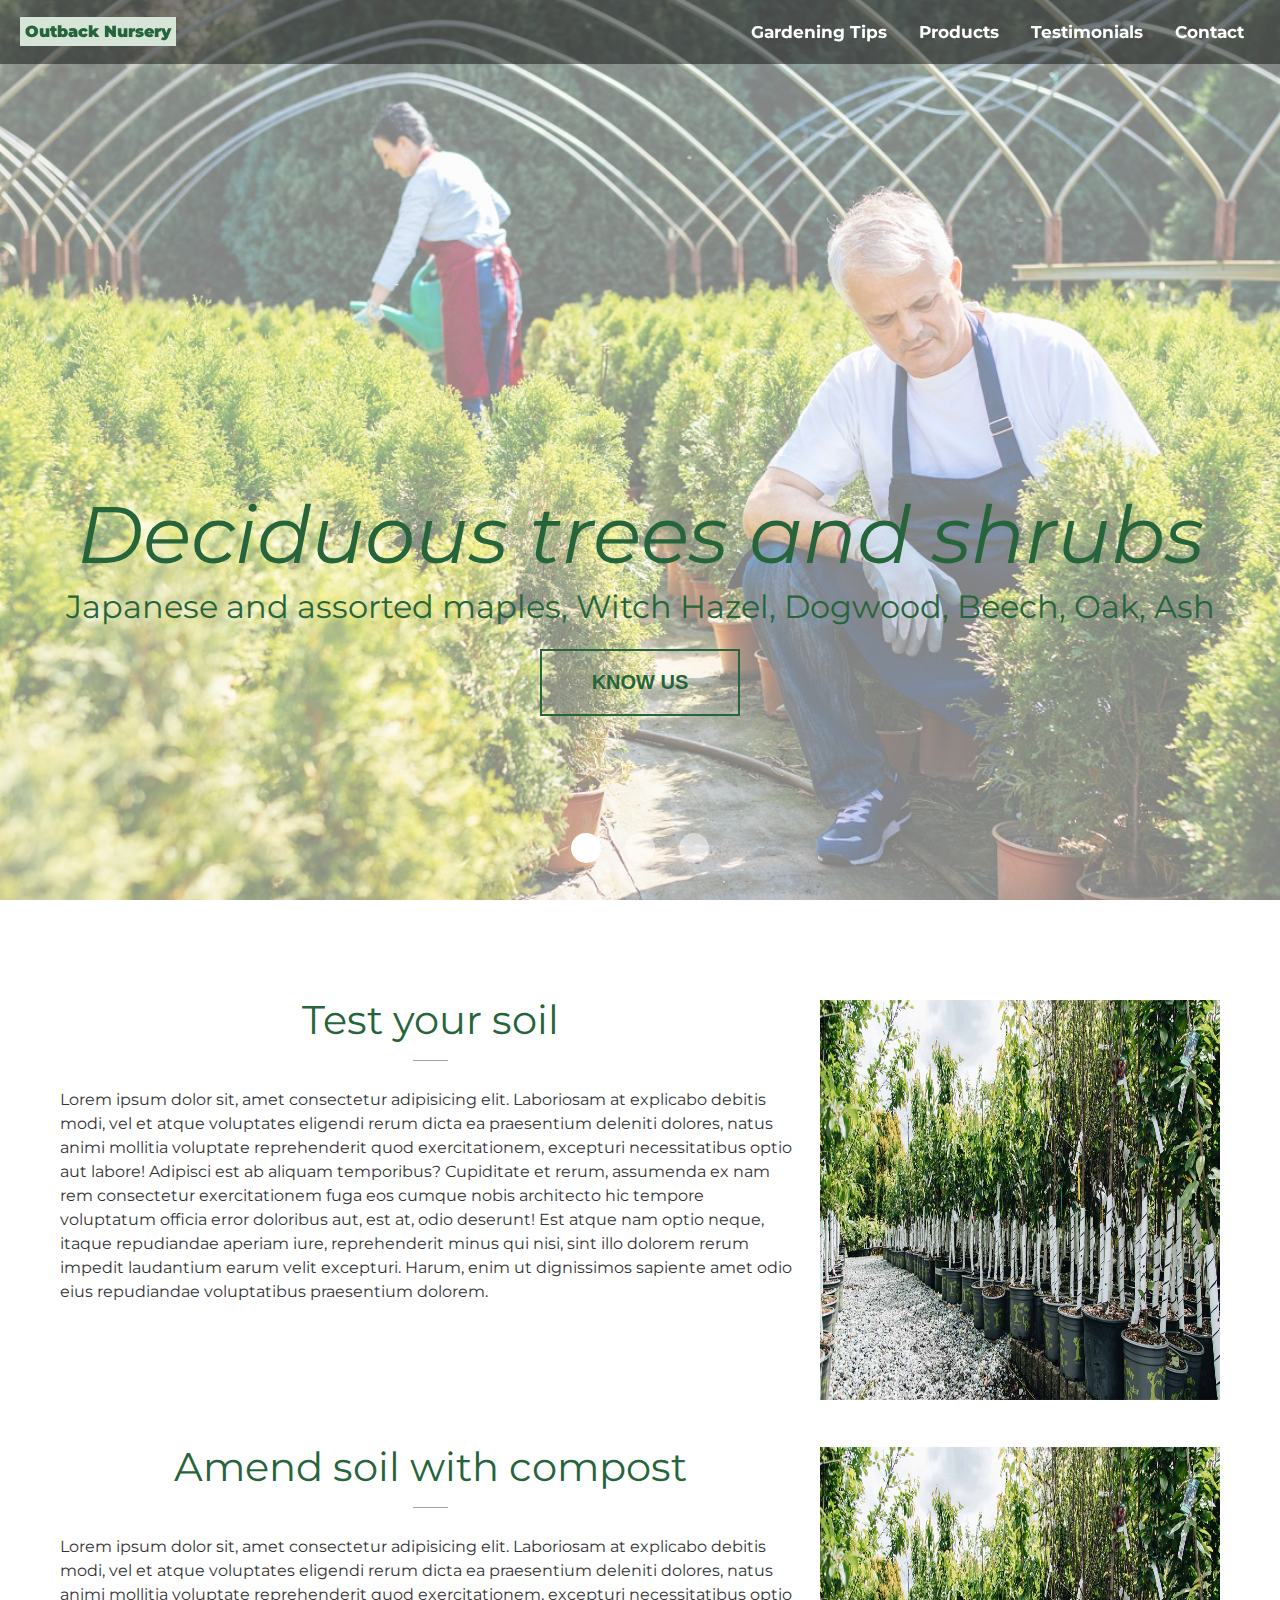
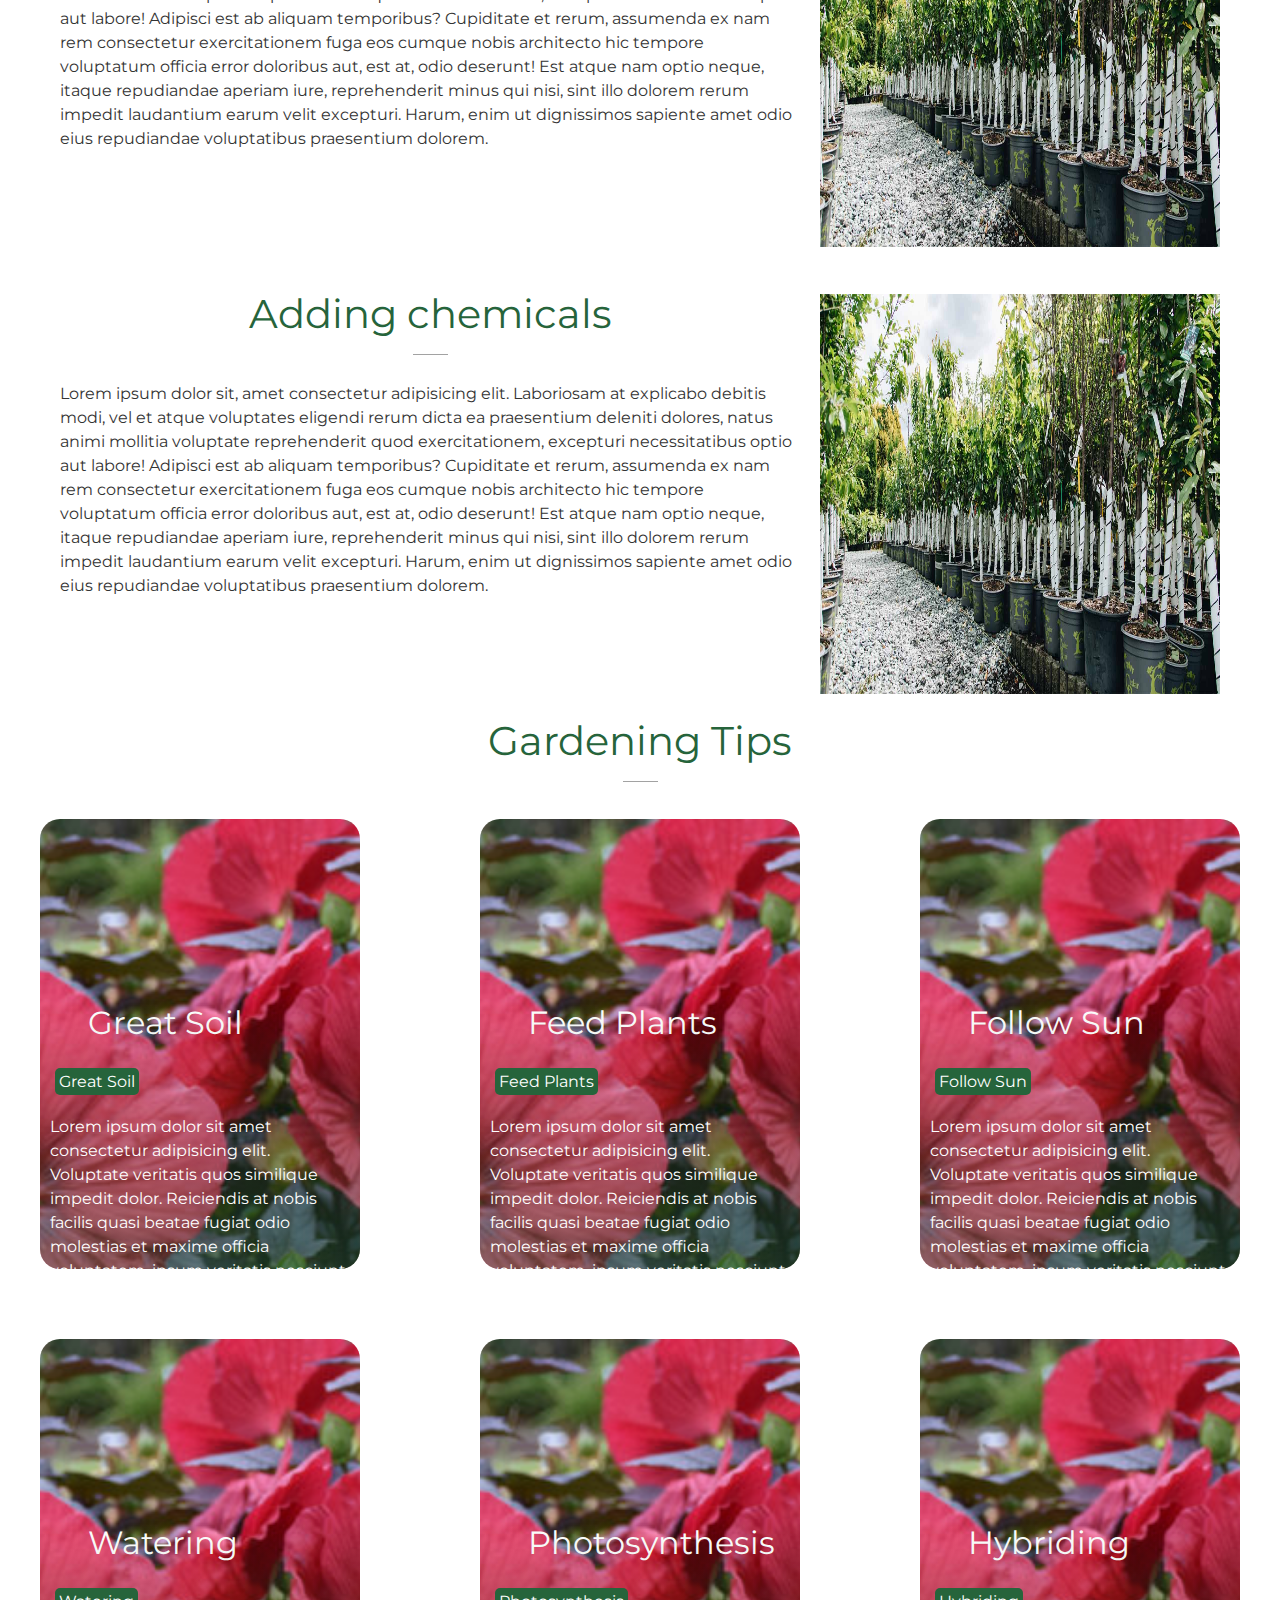
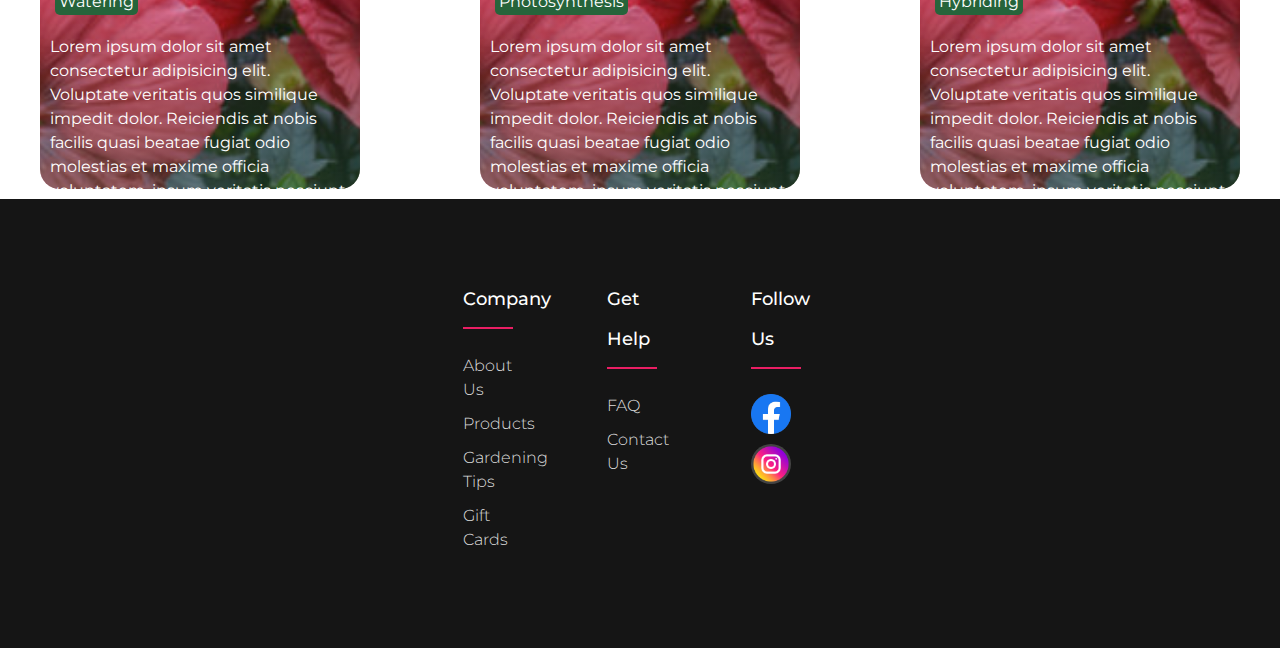
<file: tips.html>
<!DOCTYPE html>
<html lang="en">
  <head>
    <meta charset="UTF-8" />
    <meta name="viewport" content="width=device-width, initial-scale=1.0" />
    <title>Outback Nursery</title>
    <link
      rel="stylesheet"
      href="https://cdnjs.cloudflare.com/ajax/libs/font-awesome/4.7.0/css/font-awesome.min.css"
    />
    <link
      href="https://fonts.googleapis.com/css2?family=Montserrat&display=swap"
      rel="stylesheet"
    />
    <link
      href="https://fonts.googleapis.com/css2?family=Roboto:wght@400&display=swap"
      rel="stylesheet"
    />

    <link rel="stylesheet" type="text/css" href="design-system.css" />
    <link rel="stylesheet" type="text/css" href="styles.css" />
  </head>
  <body class="u-ff-sans">
    <!------ Top Navbar --------->
    <div class="c-menu u-ff-sans w-full u-pos-fixed u-transparent" id="navbar">
      <span class="menu__logo u-fw-bold target u-text-sec"
        ><a style="color: #26643b" href="index.html">Outback Nursery</a></span
      >

      <a class="menu_item" id="contact" href="index.html#contactInfo"
        >Contact</a
      >
      <a class="menu_item" id="testmonials" href="index.html#testimonials"
        >Testimonials</a
      >
      <a class="menu_item" id="about-me" href="products.html">Products</a>

      <a class="menu_item" id="g-tips" href="tips.html">Gardening Tips</a>

      <!----- Hamburger toggle, calling js function on click ----->
      <a class="icon" onclick="toggleHamburger()">
        <i class="fa fa-bars"></i>
      </a>
    </div>

    <!----- hero section ---->
    <div class="l-hero">
      <div class="l-carousel">
        <ul class="l-carousel__slides">
          <input type="radio" name="radio-buttons" id="img-1" checked />
          <li class="l-slide__container">
            <div class="c-slide__image">
              <img src="images/carousel1.jpg" />
              <div class="c-slide__text">
                <p class="c-heading1 u-fs-h2">Deciduous trees and shrubs</p>
                <p class="c-heading2 u-fs-h2">
                  Japanese and assorted maples, Witch Hazel, Dogwood, Beech,
                  Oak, Ash
                </p>
                <div class="c-button__box">
                  <button class="c-button__span">
                    <span>Know Us</span>
                  </button>
                </div>
              </div>
            </div>

            <div class="c-carousel__controls">
              <label for="img-3" class="prev-slide">
                <span>&lsaquo;</span>
              </label>
              <label for="img-2" class="next-slide">
                <span>&rsaquo;</span>
              </label>
            </div>
          </li>
          <input type="radio" name="radio-buttons" id="img-2" />
          <li class="l-slide__container">
            <div class="c-slide__image">
              <img src="images/carousel2.jpg" />
              <div class="c-slide__text">
                <p class="c-heading1 u-fs-h2">Deciduous trees and shrubs</p>
                <p class="c-heading2 u-fs-h2">
                  Japanese and assorted maples, Witch Hazel, Dogwood, Beech,
                  Oak, Ash
                </p>
                <div class="c-button__box">
                  <button class="c-button__span">
                    <span>Know Us</span>
                  </button>
                </div>
              </div>
            </div>
            <div class="c-carousel__controls">
              <label for="img-1" class="prev-slide">
                <span>&lsaquo;</span>
              </label>
              <label for="img-3" class="next-slide">
                <span>&rsaquo;</span>
              </label>
            </div>
          </li>
          <input type="radio" name="radio-buttons" id="img-3" />
          <li class="l-slide__container">
            <div class="c-slide__image">
              <img src="images/carousel3.jpg" />
              <div class="c-slide__text">
                <p class="c-heading1 u-fs-h2">Deciduous trees and shrubs</p>
                <p class="c-heading2 u-fs-h2">
                  Japanese and assorted maples, Witch Hazel, Dogwood, Beech,
                  Oak, Ash
                </p>
                <div class="c-button__box">
                  <button class="c-button__span">
                    <span>Know Us</span>
                  </button>
                </div>
              </div>
            </div>
            <div class="c-carousel__controls">
              <label for="img-2" class="prev-slide">
                <span>&lsaquo;</span>
              </label>
              <label for="img-1" class="next-slide">
                <span>&rsaquo;</span>
              </label>
            </div>
          </li>
          <div class="c-carousel__dots">
            <label for="img-1" class="c-carousel-dot" id="img-dot-1"></label>
            <label for="img-2" class="c-carousel-dot" id="img-dot-2"></label>
            <label for="img-3" class="c-carousel-dot" id="img-dot-3"></label>
          </div>
        </ul>
      </div>
    </div>
    <!--------------->
    <div class="l-container__lgout">
      <!-- About Products section -->

      <section class="l-product__container">
        <div class="l-product">
          <div class="l-product__about">
            <section class="l-section1 l-clearfix">
              <div class="l-textcenter">
                <h1>Test your soil</h1>
                <span class="c-seperator"></span>
              </div>
            </section>
            <p>
              Lorem ipsum dolor sit, amet consectetur adipisicing elit.
              Laboriosam at explicabo debitis modi, vel et atque voluptates
              eligendi rerum dicta ea praesentium deleniti dolores, natus animi
              mollitia voluptate reprehenderit quod exercitationem, excepturi
              necessitatibus optio aut labore! Adipisci est ab aliquam
              temporibus? Cupiditate et rerum, assumenda ex nam rem consectetur
              exercitationem fuga eos cumque nobis architecto hic tempore
              voluptatum officia error doloribus aut, est at, odio deserunt! Est
              atque nam optio neque, itaque repudiandae aperiam iure,
              reprehenderit minus qui nisi, sint illo dolorem rerum impedit
              laudantium earum velit excepturi. Harum, enim ut dignissimos
              sapiente amet odio eius repudiandae voluptatibus praesentium
              dolorem.
            </p>
          </div>
          <div class="l-product__image">
            <img src="images/cedar-pro.jpg" alt="Cedar" />
          </div>
        </div>
        <div class="l-product">
          <div class="l-product__about">
            <section class="l-section1 l-clearfix">
              <div class="l-textcenter">
                <h1>Amend soil with compost</h1>
                <span class="c-seperator"></span>
              </div>
            </section>
            <p>
              Lorem ipsum dolor sit, amet consectetur adipisicing elit.
              Laboriosam at explicabo debitis modi, vel et atque voluptates
              eligendi rerum dicta ea praesentium deleniti dolores, natus animi
              mollitia voluptate reprehenderit quod exercitationem, excepturi
              necessitatibus optio aut labore! Adipisci est ab aliquam
              temporibus? Cupiditate et rerum, assumenda ex nam rem consectetur
              exercitationem fuga eos cumque nobis architecto hic tempore
              voluptatum officia error doloribus aut, est at, odio deserunt! Est
              atque nam optio neque, itaque repudiandae aperiam iure,
              reprehenderit minus qui nisi, sint illo dolorem rerum impedit
              laudantium earum velit excepturi. Harum, enim ut dignissimos
              sapiente amet odio eius repudiandae voluptatibus praesentium
              dolorem.
            </p>
          </div>
          <div class="l-product__image">
            <img src="images/cedar-pro.jpg" alt="Cedar" />
          </div>
        </div>
        <div class="l-product">
          <div class="l-product__about">
            <section class="l-section1 l-clearfix">
              <div class="l-textcenter">
                <h1>Adding chemicals</h1>
                <span class="c-seperator"></span>
              </div>
            </section>
            <p>
              Lorem ipsum dolor sit, amet consectetur adipisicing elit.
              Laboriosam at explicabo debitis modi, vel et atque voluptates
              eligendi rerum dicta ea praesentium deleniti dolores, natus animi
              mollitia voluptate reprehenderit quod exercitationem, excepturi
              necessitatibus optio aut labore! Adipisci est ab aliquam
              temporibus? Cupiditate et rerum, assumenda ex nam rem consectetur
              exercitationem fuga eos cumque nobis architecto hic tempore
              voluptatum officia error doloribus aut, est at, odio deserunt! Est
              atque nam optio neque, itaque repudiandae aperiam iure,
              reprehenderit minus qui nisi, sint illo dolorem rerum impedit
              laudantium earum velit excepturi. Harum, enim ut dignissimos
              sapiente amet odio eius repudiandae voluptatibus praesentium
              dolorem.
            </p>
          </div>
          <div class="l-product__image">
            <img src="images/cedar-pro.jpg" alt="Cedar" />
          </div>
        </div>
      </section>

      <!-------- Other tips -->

      <section class="">
        <section class="l-section1 l-clearfix">
          <div class="l-textcenter">
            <h1>Gardening Tips</h1>
            <span class="c-seperator"></span>
          </div>
        </section>
        <div class="l-tipsSection">
          <div class="l-tipsSection__card">
            <div class="poster">
              <span class="l-tips__heading">Great Soil</span>
              <img
                class="image"
                style="height: 100vw"
                src="images/hibiscus-pro.jpg"
              />
            </div>

            <div class="l-tipsSection__details">
              <div class="c-tags">
                <span>Great Soil</span>
              </div>
              <div class="description">
                <p>
                  Lorem ipsum dolor sit amet consectetur adipisicing elit.
                  Voluptate veritatis quos similique impedit dolor. Reiciendis
                  at nobis facilis quasi beatae fugiat odio molestias et maxime
                  officia voluptatem, ipsum veritatis nesciunt consequuntur
                  veniam illo hic modi asperiores, cupiditate voluptatibus? Cum
                  in error dolor ea quidem quis hic odio iste neque! Cupiditate.
                </p>
              </div>
            </div>
          </div>

          <div class="l-tipsSection__card">
            <div class="poster">
              <span class="l-tips__heading">Feed Plants</span>
              <img
                class="image"
                style="height: 100vw"
                src="images/hibiscus-pro.jpg"
              />
            </div>

            <div class="l-tipsSection__details">
              <div class="c-tags">
                <span>Feed Plants</span>
              </div>
              <div class="description">
                <p>
                  Lorem ipsum dolor sit amet consectetur adipisicing elit.
                  Voluptate veritatis quos similique impedit dolor. Reiciendis
                  at nobis facilis quasi beatae fugiat odio molestias et maxime
                  officia voluptatem, ipsum veritatis nesciunt consequuntur
                  veniam illo hic modi asperiores, cupiditate voluptatibus? Cum
                  in error dolor ea quidem quis hic odio iste neque! Cupiditate.
                </p>
              </div>
            </div>
          </div>

          <div class="l-tipsSection__card">
            <div class="poster">
              <span class="l-tips__heading">Follow Sun</span>
              <img
                class="image"
                style="height: 100vw"
                src="images/hibiscus-pro.jpg"
              />
            </div>

            <div class="l-tipsSection__details">
              <div class="c-tags">
                <span>Follow Sun</span>
              </div>
              <div class="description">
                <p>
                  Lorem ipsum dolor sit amet consectetur adipisicing elit.
                  Voluptate veritatis quos similique impedit dolor. Reiciendis
                  at nobis facilis quasi beatae fugiat odio molestias et maxime
                  officia voluptatem, ipsum veritatis nesciunt consequuntur
                  veniam illo hic modi asperiores, cupiditate voluptatibus? Cum
                  in error dolor ea quidem quis hic odio iste neque! Cupiditate.
                </p>
              </div>
            </div>
          </div>

          <div class="l-tipsSection__card">
            <div class="poster">
              <span class="l-tips__heading">Watering</span>
              <img
                class="image"
                style="height: 100vw"
                src="images/hibiscus-pro.jpg"
              />
            </div>

            <div class="l-tipsSection__details">
              <div class="c-tags">
                <span>Watering</span>
              </div>
              <div class="description">
                <p>
                  Lorem ipsum dolor sit amet consectetur adipisicing elit.
                  Voluptate veritatis quos similique impedit dolor. Reiciendis
                  at nobis facilis quasi beatae fugiat odio molestias et maxime
                  officia voluptatem, ipsum veritatis nesciunt consequuntur
                  veniam illo hic modi asperiores, cupiditate voluptatibus? Cum
                  in error dolor ea quidem quis hic odio iste neque! Cupiditate.
                </p>
              </div>
            </div>
          </div>

          <div class="l-tipsSection__card">
            <div class="poster">
              <span class="l-tips__heading">Photosynthesis</span>
              <img
                class="image"
                style="height: 100vw"
                src="images/hibiscus-pro.jpg"
              />
            </div>

            <div class="l-tipsSection__details">
              <div class="c-tags">
                <span>Photosynthesis</span>
              </div>
              <div class="description">
                <p>
                  Lorem ipsum dolor sit amet consectetur adipisicing elit.
                  Voluptate veritatis quos similique impedit dolor. Reiciendis
                  at nobis facilis quasi beatae fugiat odio molestias et maxime
                  officia voluptatem, ipsum veritatis nesciunt consequuntur
                  veniam illo hic modi asperiores, cupiditate voluptatibus? Cum
                  in error dolor ea quidem quis hic odio iste neque! Cupiditate.
                </p>
              </div>
            </div>
          </div>

          <div class="l-tipsSection__card">
            <div class="poster">
              <span class="l-tips__heading">Hybriding</span>
              <img
                class="image"
                style="height: 100vw"
                src="images/hibiscus-pro.jpg"
              />
            </div>

            <div class="l-tipsSection__details">
              <div class="c-tags">
                <span>Hybriding</span>
              </div>
              <div class="description">
                <p>
                  Lorem ipsum dolor sit amet consectetur adipisicing elit.
                  Voluptate veritatis quos similique impedit dolor. Reiciendis
                  at nobis facilis quasi beatae fugiat odio molestias et maxime
                  officia voluptatem, ipsum veritatis nesciunt consequuntur
                  veniam illo hic modi asperiores, cupiditate voluptatibus? Cum
                  in error dolor ea quidem quis hic odio iste neque! Cupiditate.
                </p>
              </div>
            </div>
          </div>
        </div>
      </section>

      <section class="l-tips__accordion">
        <details open>
          <summary>Great Soil</summary>
          <p>
            Lorem ipsum dolor sit amet consectetur adipisicing elit. Voluptate
            veritatis quos similique impedit dolor. Reiciendis at nobis facilis
            quasi beatae fugiat odio molestias et maxime officia voluptatem,
            ipsum veritatis nesciunt consequuntur veniam illo hic modi
            asperiores, cupiditate voluptatibus? Cum in error dolor ea quidem
            quis hic odio iste neque! Cupiditate.
          </p>
        </details>
        <details>
          <summary>Feed Plants</summary>
          <p>
            Lorem ipsum dolor sit amet consectetur adipisicing elit. Voluptate
            veritatis quos similique impedit dolor. Reiciendis at nobis facilis
            quasi beatae fugiat odio molestias et maxime officia voluptatem,
            ipsum veritatis nesciunt consequuntur veniam illo hic modi
            asperiores, cupiditate voluptatibus? Cum in error dolor ea quidem
            quis hic odio iste neque! Cupiditate.
          </p>
        </details>
        <details>
          <summary>Follow Sun</summary>
          <p>
            Lorem ipsum dolor sit amet consectetur adipisicing elit. Voluptate
            veritatis quos similique impedit dolor. Reiciendis at nobis facilis
            quasi beatae fugiat odio molestias et maxime officia voluptatem,
            ipsum veritatis nesciunt consequuntur veniam illo hic modi
            asperiores, cupiditate voluptatibus? Cum in error dolor ea quidem
            quis hic odio iste neque! Cupiditate.
          </p>
        </details>

        <details>
          <summary>Watering</summary>
          <p>
            Lorem ipsum dolor sit amet consectetur adipisicing elit. Voluptate
            veritatis quos similique impedit dolor. Reiciendis at nobis facilis
            quasi beatae fugiat odio molestias et maxime officia voluptatem,
            ipsum veritatis nesciunt consequuntur veniam illo hic modi
            asperiores, cupiditate voluptatibus? Cum in error dolor ea quidem
            quis hic odio iste neque! Cupiditate.
          </p>
        </details>

        <details>
          <summary>Photosynthesis</summary>
          <p>
            Lorem ipsum dolor sit amet consectetur adipisicing elit. Voluptate
            veritatis quos similique impedit dolor. Reiciendis at nobis facilis
            quasi beatae fugiat odio molestias et maxime officia voluptatem,
            ipsum veritatis nesciunt consequuntur veniam illo hic modi
            asperiores, cupiditate voluptatibus? Cum in error dolor ea quidem
            quis hic odio iste neque! Cupiditate.
          </p>
        </details>

        <details>
          <summary>Hybriding</summary>
          <p>
            Lorem ipsum dolor sit amet consectetur adipisicing elit. Voluptate
            veritatis quos similique impedit dolor. Reiciendis at nobis facilis
            quasi beatae fugiat odio molestias et maxime officia voluptatem,
            ipsum veritatis nesciunt consequuntur veniam illo hic modi
            asperiores, cupiditate voluptatibus? Cum in error dolor ea quidem
            quis hic odio iste neque! Cupiditate.
          </p>
        </details>
      </section>
    </div>

    <!------- footer ------>
    <footer class="l-footer">
      <div class="l-footer__container l-row">
        <div class="l-footer__group">
          <div class="l-footer__col">
            <h4>company</h4>
            <ul>
              <li><a href="#">About us</a></li>
              <li><a href="products.html">Products</a></li>
              <li><a href="tips.html">Gardening Tips</a></li>
              <li><a href="#">Gift cards</a></li>
            </ul>
          </div>
          <div class="l-footer__col">
            <h4>get help</h4>
            <ul>
              <li><a href="#">FAQ</a></li>
              <li><a href="index.html#contactInfo">Contact Us</a></li>
            </ul>
          </div>

          <div class="l-footer__col">
            <h4>follow us</h4>
            <div class="l-socialLinks">
              <div>
                <a
                  href="https://www.facebook.com/p/Outback-Nursery-Garden-Centre-100045470087619/"
                  ><img src="images/facebook.png" alt="facebook"
                /></a>
              </div>
              <div>
                <a href="https://www.instagram.com/outbacknursery/?hl=en"
                  ><img src="images/instagram.png" alt="instagram"
                /></a>
              </div>
            </div>
          </div>
        </div>
      </div>
    </footer>
    <!-- linked design-system javascript file -->

    <script src="main.js"></script>
    <script src="design-system.js"></script>
  </body>
</html>
</file>
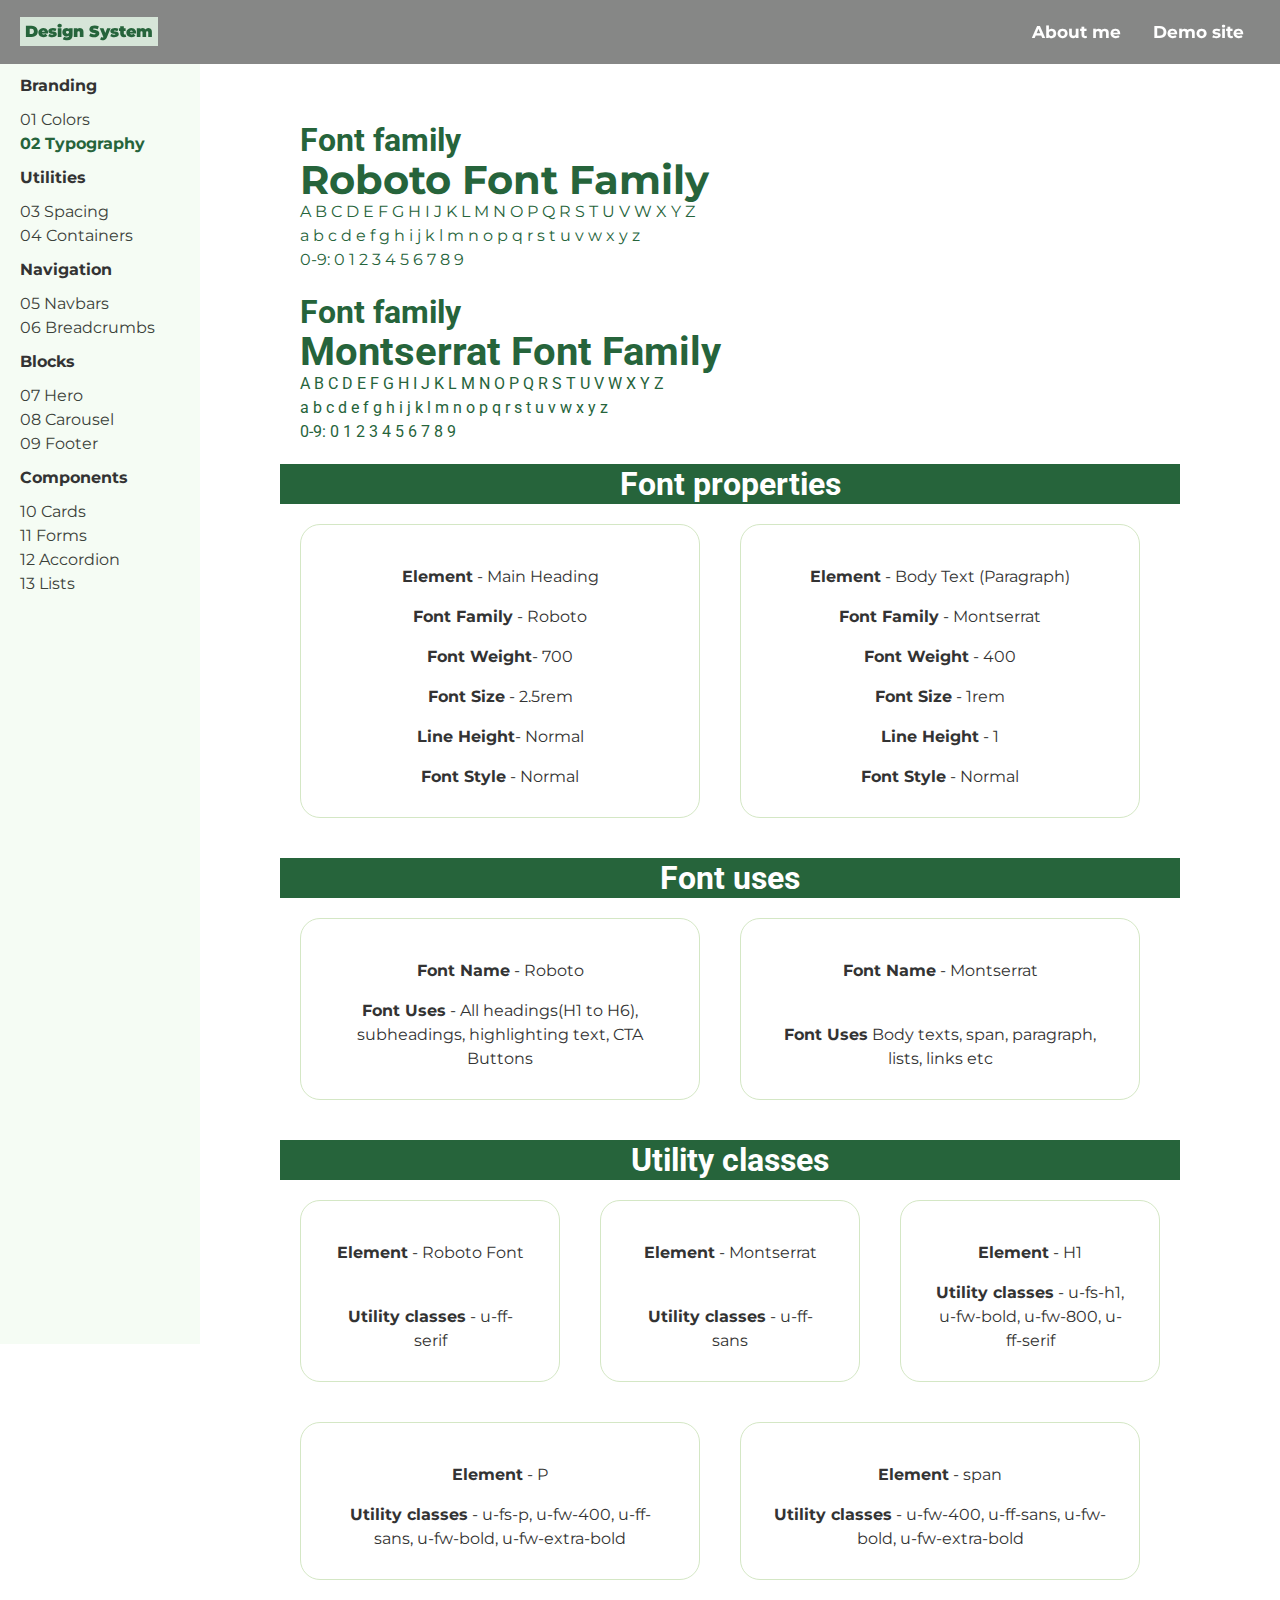
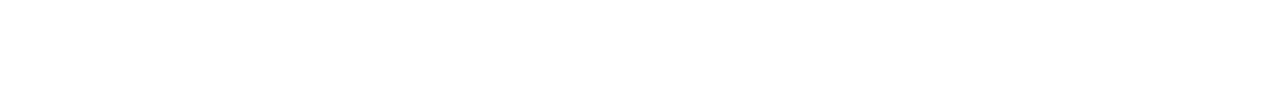
<file: typography.html>
<!DOCTYPE html>
<html lang="en">
  <head>
    <meta charset="UTF-8" />
    <meta name="viewport" content="width=device-width, initial-scale=1.0" />
    <title>Typography</title>
    <link rel="preconnect" href="https://fonts.googleapis.com" />
    <link rel="preconnect" href="https://fonts.gstatic.com" crossorigin />
    <link
      rel="stylesheet"
      href="https://cdnjs.cloudflare.com/ajax/libs/font-awesome/4.7.0/css/font-awesome.min.css"
    />

    <link
      href="https://fonts.googleapis.com/css2?family=Montserrat&display=swap"
      rel="stylesheet"
    />
    <link
      href="https://fonts.googleapis.com/css2?family=Roboto:wght@400&display=swap"
      rel="stylesheet"
    />

    <link rel="stylesheet" type="text/css" href="styles.css" />
    <link rel="stylesheet" type="text/css" href="design-system.css" />
  </head>
  <body>
    <!------ Top Navbar --------->
    <div class="c-menu u-ff-sans w-full u-pos-fixed u-transparent" id="navbar">
      <span class="menu__logo u-fw-bold target u-text-sec"
        ><a style="color: #26643b" href="design-system.html"
          >Design System</a
        ></span
      >
      <a class="menu_item" id="site" href="index.html">Demo site</a>
      <a class="menu_item" id="about-me" href="about-me.html">About me</a>

      <!----- Hamburger toggle, calling js function on click ----->
      <a class="icon" onclick="toggleHamburger()">
        <i class="fa fa-bars"></i>
      </a>
    </div>

    <!------ Side Navbar --------->
    <div class="o-mainContainer">
      <div
        class="c-menu__sidebarNav u-ff-sans u-pos-fixed l-mt-4"
        id="sideNavbar"
      >
        <p class="sidebarNav__subheading u-fw-bold">Branding</p>
        <a href="colors.html">01 Colors</a>
        <a class="u-text-sec u-fw-bold" href="typography.html">02 Typography</a>

        <p class="sidebarNav__subheading u-fw-bold">Utilities</p>
        <a href="spacing.html">03 Spacing</a>
        <a href="containers.html">04 Containers</a>

        <p class="sidebarNav__subheading u-fw-bold">Navigation</p>
        <a href="navbar.html">05 Navbars</a>
        <a href="breadcrumb.html">06 Breadcrumbs</a>

        <p class="sidebarNav__subheading u-fw-bold">Blocks</p>
        <a>07 Hero</a>
        <a href="carousel.html">08 Carousel</a>

        <a href="footer.html">09 Footer</a>

        <p class="sidebarNav__subheading u-fw-bold">Components</p>
        <a href="cards.html">10 Cards</a>
        <a>11 Forms</a>
        <a href="accordion.html">12 Accordion</a>
        <a>13 Lists</a>
      </div>

      <main class="l-container">
        <!--- Main Typograpjhy container -->
        <div class="o-typographyContainer">
          <!-- section to display properties of Roboto Font Family-->
          <section class="c-typographyContainer__fonts u-text-sec">
            <header><h1 class="u-ff-serif u-fw-bold">Font family</h1></header>

            <h1 class="u-ff-sans u-fs-h1">Roboto Font Family</h1>
            <div class="u-ff-sans">
              <p class="u-ff-sans">
                A B C D E F G H I J K L M N O P Q R S T U V W X Y Z
              </p>

              <p class="u-ff-sans">
                a b c d e f g h i j k l m n o p q r s t u v w x y z
              </p>

              <p class="u-ff-sans">0-9: 0 1 2 3 4 5 6 7 8 9</p>
            </div>
          </section>

          <!-- section to display properties of Montserrat Font Family-->
          <section class="c-typographyContainer__fonts u-text-sec">
            <header><h1 class="u-ff-serif u-fw-bold">Font family</h1></header>

            <h1 class="u-ff-serif u-fs-h1">Montserrat Font Family</h1>
            <div class="u-ff-serif">
              <p class="u-ff-serif">
                A B C D E F G H I J K L M N O P Q R S T U V W X Y Z
              </p>

              <p class="u-ff-serif">
                a b c d e f g h i j k l m n o p q r s t u v w x y z
              </p>

              <p class="u-ff-serif">0-9: 0 1 2 3 4 5 6 7 8 9</p>
            </div>
          </section>
        </div>

        <!-- section to display attributes of Both Font Families-->
        <section class="c-fonts">
          <h1 class="u-background-btn u-text-btn u-center">Font properties</h1>
          <div class="o-swatchContainer u-ff-sans">
            <div class="c-swatchContainer__combo">
              <div class="c-swatchContainer__swatch l-p-2">
                <p class="l-my-0-5"><b> Element</b> - Main Heading</p>
                <p class="l-my-0-5"><b> Font Family</b> - Roboto</p>
                <p class="l-my-0-5"><b> Font Weight</b>- 700</p>
                <p class="l-my-0-5"><b> Font Size</b> - 2.5rem</p>
                <p class="l-my-0-5"><b> Line Height</b>- Normal</p>
                <p class="l-my-0-5"><b> Font Style</b> - Normal</p>
              </div>

              <div class="c-swatchContainer__swatch l-p-2">
                <p class="l-my-0-5"><b> Element</b> - Body Text (Paragraph)</p>
                <p class="l-my-0-5"><b> Font Family</b> - Montserrat</p>
                <p class="l-my-0-5"><b> Font Weight</b> - 400</p>
                <p class="l-my-0-5"><b> Font Size</b> - 1rem</p>
                <p class="l-my-0-5"><b> Line Height</b> - 1</p>
                <p class="l-my-0-5"><b> Font Style</b> - Normal</p>
              </div>
            </div>
          </div>
        </section>

        <!------ Font uses ----->
        <section class="c-fonts">
          <h1 class="u-background-btn u-text-btn u-center">Font uses</h1>
          <div class="o-swatchContainer u-ff-sans">
            <div class="c-swatchContainer__combo">
              <div class="c-swatchContainer__swatch l-p-2">
                <p class="l-my-0-5"><b> Font Name</b> - Roboto</p>
                <p class="l-my-0-5">
                  <b> Font Uses</b> - All headings(H1 to H6), subheadings,
                  highlighting text, CTA Buttons
                </p>
              </div>

              <div class="c-swatchContainer__swatch l-p-2">
                <p class="l-my-0-5"><b> Font Name</b> - Montserrat</p>
                <p class="l-my-0-5">
                  <b> Font Uses</b> Body texts, span, paragraph, lists, links
                  etc
                </p>
              </div>
            </div>
          </div>
        </section>

        <!--- Illustration of Utility classes used for fonts-->
        <section class="c-utilityClasses">
          <h1 class="u-background-btn u-text-btn u-center">Utility classes</h1>
          <div class="o-swatchContainer u-ff-sans">
            <div class="c-swatchContainer__combo">
              <div class="c-swatchContainer__swatch l-p-2">
                <p class="l-my-0-5"><b> Element</b> - Roboto Font</p>
                <p class="l-my-0-5"><b> Utility classes</b> - u-ff-serif</p>
              </div>

              <div class="c-swatchContainer__swatch l-p-2">
                <p class="l-my-0-5"><b> Element</b> - Montserrat</p>
                <p class="l-my-0-5"><b> Utility classes</b> - u-ff-sans</p>
              </div>

              <div class="c-swatchContainer__swatch l-p-2">
                <p class="l-my-0-5"><b> Element</b> - H1</p>
                <p class="l-my-0-5">
                  <b> Utility classes</b> - u-fs-h1, u-fw-bold, u-fw-800,
                  u-ff-serif
                </p>
              </div>
            </div>
            <div class="c-swatchContainer__combo">
              <div class="c-swatchContainer__swatch l-p-2">
                <p class="l-my-0-5"><b> Element</b> - P</p>
                <p class="l-my-0-5">
                  <b> Utility classes</b> - u-fs-p, u-fw-400, u-ff-sans,
                  u-fw-bold, u-fw-extra-bold
                </p>
              </div>

              <div class="c-swatchContainer__swatch l-p-2">
                <p class="l-my-0-5"><b> Element</b> - span</p>
                <p class="l-my-0-5">
                  <b> Utility classes</b> - u-fw-400, u-ff-sans, u-fw-bold,
                  u-fw-extra-bold
                </p>
              </div>
            </div>
          </div>
        </section>
      </main>
    </div>
    <!-- linked design-system javascript file -->
    <script src="design-system.js"></script>
  </body>
</html>
</file>
<file: design-system.css>
/********************* globals styles *****************************/
a {
  cursor: pointer;
  text-decoration: none;
}

/**** target current page for active state ***/
.target {
  color: var(--clr-primary-300);
  background-color: var(--clr-primary-200);
  padding: 5px;
}

/* Add background color  and padding to top navbar */
.c-menu {
  /*   background-color: var(--clr-primary-100); */
  padding: 20px;
  z-index: 1000;
  background: rgba(14, 15, 14, 0.5);
  background-color: rgba(14, 15, 14, 0.5);
}

/* Hide menu items for mobile view */
.c-menu a:not(:first-child) {
  display: none;
}

/* Hide sidebar for mobile view */
.c-menu__sidebarNav {
  display: none;
}

/* positioning hamburger icon to right */
.c-menu a.icon {
  float: right;
  display: block;
}

/****************************************************************/

/***** Top navbar styles for mobile **********/

/* positioning and adding paddding to topnavbar */
.menu__responsive {
  position: relative;
  background: rgba(14, 15, 14, 0.5);
  background-color: rgba(14, 15, 14, 0.5);
  padding: 20px;
  z-index: 1000;
}

/* positioning hamburger icon */
.menu__responsive .icon {
  position: absolute;
  right: 20px;
  top: 20px;
}
/* positioning menu links */
.menu__responsive a {
  float: none;
  display: block;
  text-align: left;
}

/* Adding margin to the menu items */
.menu__responsive a:nth-child(2) {
  margin-top: 20px;
}

/************** Side navbar styles for mobile ********************/

/* position sidenavbar menu items to left */
.menu__responsive .sidebarNav__subheading {
  float: none;
  display: block;
  text-align: left;
}

/* Initially hiding sidenavbar menu items */
.menu__sidebarNavResponsive p,
.menu__sidebarNavResponsive a {
  display: none;
}

/* Adding color and width to sidenavbar */
.menu__sidebarNavResponsive {
  position: relative;
  width: 100%;
  background-color: var(--clr-primary-100);
}

/* positioning links of sidenavbar */
.menu__sidebarNavResponsive a,
.menu__sidebarNavResponsive .sidebarNav__subheading {
  float: none;
  display: block;
  text-align: left;
}

/* Assigning flex type and its properties to the sidenavbar */
.menu__sidebarNavResponsive {
  display: flex;
  flex-direction: column;
  width: 100%;
  background-color: var(--clr-primary-100);
  padding-left: 20px;
  padding-bottom: 20px;
}

/* Adding margin to the subheading of sidenavbar */
.menu__sidebarNavResponsive .sidebarNav__subheading {
  margin: 10px 0px;
  display: block;
}

/* Change color on hover over menu items */
.menu__responsive a:hover,
.menu__sidebarNavResponsive a:hover {
  color: var(--clr-primary-300);
  transform: scale(1.1);
}

/* setting flex type and its properties to the main container*/
.o-mainContainer {
  display: flex;
  flex-direction: column;
}
/************ color swatch styles*********************/

/* Set flex properties for swatch container to display color swatches*/
.c-swatchContainer__swatch {
  margin: 20px;
  display: flex;
  width: 400px;
  flex-direction: column;
  justify-content: space-between;
  border: 1px solid var(--clr-primary-400);
  border-radius: 20px;
  text-align: center;
  padding-bottom: 20px;
}

/* Setting width, height and other properties of swatch box*/
.c-swatch__colorBox {
  height: 200px;
  width: 400px;
  border: 1px solid var(--clr-primary-400);
  border-radius: 20px;
  padding: 20px;
  text-align: center;
}

/* Add margin to swatch container */
.c-swatch__attributes {
  margin-top: 20px;
}
/************* typography styles ********************/

/* Add margin to typography container */
.c-typographyContainer__fonts {
  margin: 20px;
}

/* Add background color to typography container */
.background {
  color: var(--clr-secondary-300);
}

/* Add width and border properties for table */
.c-table {
  border-collapse: collapse;
  width: 100%;
  border: 1px solid var(--clr-primary-400);
}

/* Add padding and positioning for table content */
th,
td {
  text-align: left;
  padding: 8px;
}

/* Add different color for alternate rows in table */
tr:nth-child(even) {
  background-color: var(--clr-accent-100);
}

/* Set color for table headings */
th {
  background-color: var(--clr-primary-300);
  color: var(--clr-secondary-200);
}

/* Add margin for displayed utility classes and fonts */
.c-utilityClasses,
.c-fonts {
  margin: 20px;
}

.l-welcome,
.l-content {
  width: 40ch;
  padding-left: 30px;
}

.l-welcome {
  margin: 20px auto 0 auto;
  padding-top: 60px;
}
.l-content {
  padding-bottom: 60px;
}
/************* media query for tablets ********************/

@media screen and (min-width: 600px) {
  .l-welcome,
  .l-content {
    width: 60ch;
    padding-left: 30px;
  }
}
/************************ Styles for Desktop View *********************/
@media screen and (min-width: 1200px) {
  /***** Top navbar styles for  desktop **********/

  /* Add padding for topnavbar */
  .c-menu {
    padding: 20px;
    overflow: hidden;
  }

  /* Display and position menu items */
  .c-menu a:not(:first-child) {
    display: block;
    float: right;
    padding: 0px 16px;
    font-size: 17px;
  }

  /* Hide hamburger icon */
  .c-menu a.icon {
    display: none;
  }

  /* Add Hover state for menu items */
  .c-menu a:hover {
    color: var(--clr-primary-300);
    transform: scale(1.1);
  }

  /***** Side navbar styles for  desktop **********/

  /* Add padding for topnavbar */
  .c-menu__sidebarNav a:hover {
    color: var(--clr-primary-300);
    transform: scale(1.1);
  }

  /* Assigning flex type to sidenavbar and other properties*/
  .c-menu__sidebarNav {
    display: flex;
    flex-direction: column;
    width: 200px;
    background-color: var(--clr-primary-100);
    padding-left: 20px;
    padding-bottom: 20px;
    height: 100vw;
  }

  /* Position menu items for sidenavbar*/
  .c-menu__sidebarNav a {
    float: left;
    display: inline;
    width: auto;
    padding-left: 0px;
  }

  /* Add margins for subheadings in sidenavbar*/
  .sidebarNav__subheading {
    margin: 10px 0px;
    display: block;
  }

  /* Assign flex type to main container*/
  .o-mainContainer {
    display: flex;
    flex-direction: row;
  }
  .o-swatchContainer {
    display: flex;
    width: 900px;

    flex-direction: column;
  }

  .c-swatchContainer__combo {
    display: flex;
    flex-direction: row;
  }

  /********* desing system homepage ******/

  .l-welcome,
  .l-content {
    width: 80ch;
    padding-left: 0px;
  }

  /**********/
  .o-typographyContainer,
  .c-fonts,
  .c-utilityClasses {
    margin-left: 200px;
  }
}

.u-example {
  margin-top: -100px;
}

pre {
  background-color: var(--clr-primary-200);
  padding: 20px;
  border-radius: 10px;
}

.l-tips__accordion {
  display: flex;
  flex-direction: column;
  width: 85vw;
  min-height: 95vh;
  margin: auto;
  justify-content: center;
}

.l-tips__accordion details {
  width: 100%;
}

.l-tips__accordion details + details {
  margin-top: 10px;
}

.l-tips__accordion details p {
  margin-top: -13px;
  margin-bottom: 0px;
  border: 3px solid #000;
  padding: 20px 10px 10px 10px;
  border-radius: 0px 0px 10px 10px;
  min-height: 27px;
}

.l-tips__accordion details > summary::-webkit-details-marker {
  display: none;
}

.l-tips__accordion summary {
  position: relative;
  padding: 12px 10px;
  padding-left: 52px;
  border: 3px solid #000;
  cursor: pointer;
  border-radius: 10px;
  font-weight: bold;
  transition: background-color 250ms;
}

.l-tips__accordion summary:hover {
  background-color: #f6f6f6;
}

.l-tips__accordion summary:before {
  content: "⏵";
  position: absolute;
  left: 10px;
  top: 10px;
  display: inline-flex;
  justify-content: center;
  align-items: center;
  width: 28px;
  height: 28px;
  background-color: #000;
  border-radius: 50%;
  color: #fff;
}

.l-tips__accordion details[open] summary {
  background-color: #eee;
  border-radius: 10px 10px 0px 0px;
}

.l-tips__accordion details[open] summary:before {
  content: "⏷";
}

/****** Breadcrumb *********/

.c-breadcrumb__list {
  display: flex;
  align-items: center;
  gap: 0.5rem;
  list-style: none;
}

.c_breadcrumb__item a {
  color: var(--clr-accent-200);
}

.c_breadcrumb__item a:not(:hover) {
  text-decoration: none;
}

.c_breadcrumb__item:has(~ .c_breadcrumb__item.current)::after {
  content: "/";
  margin-inline-start: 0.5rem;
}
</file>
<file: styles.css>
/***** Variables ******/

:root {
  /* Main background color */
  --clr-primary-100: #f5fcf4;

  /* Color used for cards, inputs and other smaller section backgrounds */
  --clr-primary-200: #d6e5d8;

  /* Color for buttons */
  --clr-primary-300: #26643b;

  /* Color for borders and highlights */
  --clr-primary-400: #d4e7c5;

  /* Color for texts on pages like h1, h2, p and other content c-tags */
  --clr-secondary-100: #3b413a;

  /* Text for button */
  --clr-secondary-200: #ffff;

  /* For icons and other smaller items*/
  --clr-accent-100: #e8e8e8;

  --clr-accent-200: #2196f3;
  /*** font variables **/
  --heading-font-family: "Roboto", sans-serif;
  --body-font-family: "Montserrat", sans-serif;
  --font-weight-bold: 700;
  --font-weight-extra-bold: 800;
  --font-weight-normal: 400;
  --font-size-h1: 2.5rem;
  --font-size-h2: 2rem;
  --font-size-h3: 1.75rem;
  --font-size-p: 1rem;
  --font-sm: 13px;
}

/******** Resets ************/

*,
*:before,
*:after {
  box-sizing: border-box;
}

body {
  line-height: 1.5rem;
}
h1,
h2,
h3,
h4,
h5,
h6 {
  line-height: 2.5rem;
}
body,
h1,
h2,
h3,
h4,
h5,
h6,
p,
figure,
img {
  margin: 0;
}

ul,
ol,
li {
  padding: 0;
}

/* set text-decoration to none for links */
a {
  text-decoration: none;
  color: var(--clr-secondary-100);
}

/* set color to active link */
.sidebarNav__active {
  color: var(--clr-secondary-200);
}

/* Utility Classes */

/* class for Roboto font */
.u-ff-serif {
  font-family: var(--heading-font-family);
}

/* class for Montserrat font */
.u-ff-sans {
  font-family: var(--body-font-family);
}

/* utility class for bold fonts */
.u-fw-bold {
  font-weight: var(--font-weight-bold);
}

/* utility class for extra-bold font */
.u-fw-extra-bold {
  font-weight: var(--font-weight-extra-bold);
}

/* utility class for normal font weight */
.u-fw-normal {
  font-weight: var(--font-weight-normal);
}

/* utility class to give h1 font-size */
.u-fs-h1 {
  font-size: var(--font-size-h1);
}

/* utility class to give h2 font-size */
.u-fs-h2 {
  font-size: var(--font-size-h2);
}

/* utility class to give h3 font-size */
.u-fs-h3 {
  font-size: var(--font-size-h3);
}

/* utility class to give p font-size */
.u-fs-p {
  font-size: var(--font-size-p);
}

/* utility class to give small font-size */
.u-fs-small {
  font-size: var(--font-sm);
}

/*** utiltiy classes  for different font-weights  **/

/*** lightest font-weight ***/
.u-fw-100 {
  font-weight: 100;
}
.u-fw-200 {
  font-weight: 200;
}
.u-fw-300 {
  font-weight: 300;
}
.u-fw-400 {
  font-weight: 400;
}
.u-fw-500 {
  font-weight: 500;
}
.u-fw-600 {
  font-weight: 600;
}
.u-fw-700 {
  font-weight: 700;
}
.u-fw-800 {
  font-weight: 800;
}

/*** Heaviest font-weight ***/
.u-fw-900 {
  font-weight: 900;
}

/** utility classes for colors ****/

/** utility classes for main background color ****/
.u-background-main {
  background-color: var(--clr-primary-100);
}

/** utility classes for secondary background color ****/
.u-background-sec {
  background-color: var(--clr-primary-200);
}

/** utility classes for buttons color ****/
.u-background-btn {
  background-color: var(--clr-primary-300);
}

/** utility classes for border color ****/
.u-border {
  background-color: var(--clr-primary-400);
}

/** utility classes for accent color ****/
.u-accent-1 {
  background-color: var(--clr-accent-100);
}

/** utility classes for secondary text color ****/
.u-text-sec {
  color: var(--clr-primary-300);
}

/** utility classes for main text color ****/
.u-text-main {
  color: var(--clr-secondary-100);
}

/** utility classes for buttons text color ****/
.u-text-btn {
  color: var(--clr-secondary-200);
}

/** utility classes for black background ****/
.u-bkd-black {
  background-color: var(--clr-secondary-100);
}

/** utility classes to show  main text color on swatches****/
.u-maintext-bkd {
  background-color: var(--clr-secondary-100);
}

/** utility classes to show  button text color on swatches****/
.u-btntext-bkd {
  background-color: var(--clr-secondary-200);
}

/****** Spacing utility classes ************** */

/* Margin classes */

.l-m-0-25 {
  margin: 0.25rem; /* 4px */
}

.l-m-0-5 {
  margin: 0.5rem; /* 8px */
}

.l-m-0-75 {
  margin: 0.75rem; /* 12px */
}

.l-m-1 {
  margin: 1rem; /* 16px */
}

.l-m-1-25 {
  margin: 1.25rem; /* 20px */
}

.l-m-1-5 {
  margin: 1.5rem; /* 24px */
}

.l-m-1-75 {
  margin: 1.75rem; /* 28px */
}

.l-m-2 {
  margin: 2rem; /* 32px */
}

.l-m-2-25 {
  margin: 2.25rem; /* 36px */
}

.l-m-2-5 {
  margin: 2.5rem; /* 40px */
}

.l-m-2-75 {
  margin: 2.75rem; /* 44px */
}

.l-m-3 {
  margin: 3rem; /* 48px */
}

.l-m-3-25 {
  margin: 3.25rem; /* 52px */
}

.l-m-3-5 {
  margin: 3.5rem; /* 56px */
}

.l-m-3-75 {
  margin: 3.75rem; /* 60px */
}

.l-m-4 {
  margin: 4rem; /* 64px */
}

.l-m-4-25 {
  margin: 4.25rem; /* 68px */
}

.l-m-4-5 {
  margin: 4.5rem; /* 72px */
}

.l-m-4-75 {
  margin: 4.75rem; /* 76px */
}

.l-m-5 {
  margin: 5rem; /* 80px */
}

.l-m-5-25 {
  margin: 5.25rem; /* 84px */
}

.l-m-5-5 {
  margin: 5.5rem; /* 88px */
}

.l-m-5-75 {
  margin: 5.75rem; /* 92px */
}

.l-m-6 {
  margin: 6rem; /* 96px */
}

.l-m-6-25 {
  margin: 6.25rem; /* 100px */
}

.l-m-6-5 {
  margin: 6.5rem; /* 104px */
}

.l-m-6-75 {
  margin: 6.75rem; /* 108px */
}

.l-m-7 {
  margin: 7rem; /* 112px */
}

.l-m-7-25 {
  margin: 7.25rem; /* 116px */
}

.l-m-7-5 {
  margin: 7.5rem; /* 120px */
}

.l-m-7-75 {
  margin: 7.75rem; /* 124px */
}

.l-m-8 {
  margin: 8rem; /* 128px */
}

.l-m-8-25 {
  margin: 8.25rem; /* 132px */
}

.l-m-8-5 {
  margin: 8.5rem; /* 136px */
}

.l-m-8-75 {
  margin: 8.75rem; /* 140px */
}

.l-m-9 {
  margin: 9rem; /* 144px */
}

.l-m-9-25 {
  margin: 9.25rem; /* 148px */
}

.l-m-9-5 {
  margin: 9.5rem; /* 152px */
}

.l-m-9-75 {
  margin: 9.75rem; /* 156px */
}

.l-m-10 {
  margin: 10rem; /* 160px */
}

/*********** Padding utility classes *****************/

.l-p-0-25 {
  padding: 0.25rem; /* 4px */
}

.l-p-0-5 {
  padding: 0.5rem; /* 8px */
}

.l-p-0-75 {
  padding: 0.75rem; /* 12px */
}

.l-p-1 {
  padding: 1rem; /* 16px */
}

.l-p-1-25 {
  padding: 1.25rem; /* 20px */
}

.l-p-1-5 {
  padding: 1.5rem; /* 24px */
}

.l-p-1-75 {
  padding: 1.75rem; /* 28px */
}

.l-p-2 {
  padding: 2rem; /* 32px */
}

.l-p-2-25 {
  padding: 2.25rem; /* 36px */
}

.l-p-2-5 {
  padding: 2.5rem; /* 40px */
}

.l-p-2-75 {
  padding: 2.75rem; /* 44px */
}

.l-p-3 {
  padding: 3rem; /* 48px */
}

.l-p-3-25 {
  padding: 3.25rem; /* 52px */
}

.l-p-3-5 {
  padding: 3.5rem; /* 56px */
}

.l-p-3-75 {
  padding: 3.75rem; /* 60px */
}

.l-p-4 {
  padding: 4rem; /* 64px */
}

.l-p-4-25 {
  padding: 4.25rem; /* 68px */
}

.l-p-4-5 {
  padding: 4.5rem; /* 72px */
}

.l-p-4-75 {
  padding: 4.75rem; /* 76px */
}

.l-p-5 {
  padding: 5rem; /* 80px */
}

.l-p-5-25 {
  padding: 5.25rem; /* 84px */
}

.l-p-5-5 {
  padding: 5.5rem; /* 88px */
}

.l-p-5-75 {
  padding: 5.75rem; /* 92px */
}

.l-p-6 {
  padding: 6rem; /* 96px */
}

.l-p-6-25 {
  padding: 6.25rem; /* 100px */
}

.l-p-6-5 {
  padding: 6.5rem; /* 104px */
}

.l-p-6-75 {
  padding: 6.75rem; /* 108px */
}

.l-p-7 {
  padding: 7rem; /* 112px */
}

.l-p-7-25 {
  padding: 7.25rem; /* 116px */
}

.l-p-7-5 {
  padding: 7.5rem; /* 120px */
}

.l-p-7-75 {
  padding: 7.75rem; /* 124px */
}

.l-p-8 {
  padding: 8rem; /* 128px */
}

.l-p-8-25 {
  padding: 8.25rem; /* 132px */
}

.l-p-8-5 {
  padding: 8.5rem; /* 136px */
}

.l-p-8-75 {
  padding: 8.75rem; /* 140px */
}

.l-p-9 {
  padding: 9rem; /* 144px */
}

.l-p-9-25 {
  padding: 9.25rem; /* 148px */
}

.l-p-9-5 {
  padding: 9.5rem; /* 152px */
}

.l-p-9-75 {
  padding: 9.75rem; /* 156px */
}

.l-p-10 {
  padding: 10rem; /* 160px */
}

/******************************************/

/************** Margin top classes **********/

.l-mt-0-25 {
  margin-top: 0.25rem; /* 4px */
}

.l-mt-0-5 {
  margin-top: 0.5rem; /* 8px */
}

.l-mt-0-75 {
  margin-top: 0.75rem; /* 12px */
}

.l-mt-1 {
  margin-top: 1rem; /* 16px */
}

.l-mt-1-25 {
  margin-top: 1.25rem; /* 20px */
}

.l-mt-1-5 {
  margin-top: 1.5rem; /* 24px */
}

.l-mt-1-75 {
  margin-top: 1.75rem; /* 28px */
}

.l-mt-2 {
  margin-top: 2rem; /* 32px */
}

.l-mt-2-25 {
  margin-top: 2.25rem; /* 36px */
}

.l-mt-2-5 {
  margin-top: 2.5rem; /* 40px */
}

.l-mt-2-75 {
  margin-top: 2.75rem; /* 44px */
}

.l-mt-3 {
  margin-top: 3rem; /* 48px */
}

.l-mt-3-5 {
  margin-top: 3.5rem; /* 56px */
}

.l-mt-4 {
  margin-top: 4rem; /* 64px */
}

.l-mt-4-5 {
  margin-top: 4.5rem; /* 72px */
}

.l-mt-5 {
  margin-top: 5rem; /* 80px */
}

.l-mt-10 {
  margin-top: 10rem;
}

/********* margin bottom classes ******/
.l-mb-0-25 {
  margin-bottom: 0.25rem; /* 4px */
}

.l-mb-0-5 {
  margin-bottom: 0.5rem; /* 8px */
}

.l-mb-0-75 {
  margin-bottom: 0.75rem; /* 12px */
}

.l-mb-1 {
  margin-bottom: 1rem; /* 16px */
}

.l-mb-1-25 {
  margin-bottom: 1.25rem; /* 20px */
}

.l-mb-1-5 {
  margin-bottom: 1.5rem; /* 24px */
}

.l-mb-1-75 {
  margin-bottom: 1.75rem; /* 28px */
}

.l-mb-2 {
  margin-bottom: 2rem; /* 32px */
}

.l-mb-2-25 {
  margin-bottom: 2.25rem; /* 36px */
}

.l-mb-2-5 {
  margin-bottom: 2.5rem; /* 40px */
}

.l-mb-2-75 {
  margin-bottom: 2.75rem; /* 44px */
}

.l-mb-3 {
  margin-bottom: 3rem; /* 48px */
}

.l-mb-3-25 {
  margin-bottom: 3.25rem; /* 52px */
}

.l-mb-3-5 {
  margin-bottom: 3.5rem; /* 56px */
}

.l-mb-3-75 {
  margin-bottom: 3.75rem; /* 60px */
}

.l-mb-4 {
  margin-bottom: 4rem; /* 64px */
}

.l-mb-4-25 {
  margin-bottom: 4.25rem; /* 68px */
}

.l-mb-4-5 {
  margin-bottom: 4.5rem; /* 72px */
}

.l-mb-4-75 {
  margin-bottom: 4.75rem; /* 76px */
}

.l-mb-5 {
  margin-bottom: 5rem; /* 80px */
}

/***** margin left classes ******/
.l-ml-0-25 {
  margin-left: 0.25rem; /* 4px */
}

.l-ml-0-5 {
  margin-left: 0.5rem; /* 8px */
}

.l-ml-0-75 {
  margin-left: 0.75rem; /* 12px */
}

.l-ml-1 {
  margin-left: 1rem; /* 16px */
}

.l-ml-1-25 {
  margin-left: 1.25rem; /* 20px */
}

.l-ml-1-5 {
  margin-left: 1.5rem; /* 24px */
}

.l-ml-1-75 {
  margin-left: 1.75rem; /* 28px */
}

.l-ml-2 {
  margin-left: 2rem; /* 32px */
}

.l-ml-2-25 {
  margin-left: 2.25rem; /* 36px */
}

.l-ml-2-5 {
  margin-left: 2.5rem; /* 40px */
}

.l-ml-2-75 {
  margin-left: 2.75rem; /* 44px */
}

.l-ml-3 {
  margin-left: 3rem; /* 48px */
}

.l-ml-3-25 {
  margin-left: 3.25rem; /* 52px */
}

.l-ml-3-5 {
  margin-left: 3.5rem; /* 56px */
}

.l-ml-3-75 {
  margin-left: 3.75rem; /* 60px */
}

.l-ml-4 {
  margin-left: 4rem; /* 64px */
}

.l-ml-4-25 {
  margin-left: 4.25rem; /* 68px */
}

.l-ml-4-5 {
  margin-left: 4.5rem; /* 72px */
}

.l-ml-4-75 {
  margin-left: 4.75rem; /* 76px */
}

.l-ml-5 {
  margin-left: 5rem; /* 80px */
}

.l-ml-10 {
  margin-left: 10rem;
}

/* Margin right utilities classes */

.l-mr-0-25 {
  margin-right: 0.25rem; /* 4px */
}

.l-mr-0-5 {
  margin-right: 0.5rem; /* 8px */
}

.l-mr-0-75 {
  margin-right: 0.75rem; /* 12px */
}

.l-mr-1 {
  margin-right: 1rem; /* 16px */
}

.l-mr-1-25 {
  margin-right: 1.25rem; /* 20px */
}

.l-mr-1-5 {
  margin-right: 1.5rem; /* 24px */
}

.l-mr-1-75 {
  margin-right: 1.75rem; /* 28px */
}

.l-mr-2 {
  margin-right: 2rem; /* 32px */
}

.l-mr-2-25 {
  margin-right: 2.25rem; /* 36px */
}

.l-mr-2-5 {
  margin-right: 2.5rem; /* 40px */
}

.l-mr-2-75 {
  margin-right: 2.75rem; /* 44px */
}

.l-mr-3 {
  margin-right: 3rem; /* 48px */
}

.l-mr-3-25 {
  margin-right: 3.25rem; /* 52px */
}

.l-mr-3-5 {
  margin-right: 3.5rem; /* 56px */
}

.l-mr-3-75 {
  margin-right: 3.75rem; /* 60px */
}

.l-mr-4 {
  margin-right: 4rem; /* 64px */
}

.l-mr-4-25 {
  margin-right: 4.25rem; /* 68px */
}

.l-mr-4-5 {
  margin-right: 4.5rem; /* 72px */
}

.l-mr-4-75 {
  margin-right: 4.75rem; /* 76px */
}

.l-mr-5 {
  margin-right: 5rem; /* 80px */
}

/*********** padding classes  ***********************/

/**** padding left utility  classes ****/
.l-pl-0-25 {
  padding-left: 0.25rem; /* 4px */
}

.l-pl-0-5 {
  padding-left: 0.5rem; /* 8px */
}

.l-pl-0-75 {
  padding-left: 0.75rem; /* 12px */
}

.l-pl-1 {
  padding-left: 1rem; /* 16px */
}

.l-pl-1-25 {
  padding-left: 1.25rem; /* 20px */
}

.l-pl-1-5 {
  padding-left: 1.5rem; /* 24px */
}

.l-pl-1-75 {
  padding-left: 1.75rem; /* 28px */
}

.l-pl-2 {
  padding-left: 2rem; /* 32px */
}

.l-pl-2-25 {
  padding-left: 2.25rem; /* 36px */
}

.l-pl-2-5 {
  padding-left: 2.5rem; /* 40px */
}

.l-pl-2-75 {
  padding-left: 2.75rem; /* 44px */
}

.l-pl-3 {
  padding-left: 3rem; /* 48px */
}

.l-pl-3-25 {
  padding-left: 3.25rem; /* 52px */
}

.l-pl-3-5 {
  padding-left: 3.5rem; /* 56px */
}

.l-pl-3-75 {
  padding-left: 3.75rem; /* 60px */
}

.l-pl-4 {
  padding-left: 4rem; /* 64px */
}

.l-pl-4-25 {
  padding-left: 4.25rem; /* 68px */
}

.l-pl-4-5 {
  padding-left: 4.5rem; /* 72px */
}

.l-pl-4-75 {
  padding-left: 4.75rem; /* 76px */
}

.l-pl-5 {
  padding-left: 5rem; /* 80px */
}

/**** padding right utility  classes ****/

.l-pr-0-25 {
  padding-right: 0.25rem; /* 4px */
}

.l-pr-0-5 {
  padding-right: 0.5rem; /* 8px */
}

.l-pr-0-75 {
  padding-right: 0.75rem; /* 12px */
}

.l-pr-1 {
  padding-right: 1rem; /* 16px */
}

.l-pr-1-25 {
  padding-right: 1.25rem; /* 20px */
}

.l-pr-1-5 {
  padding-right: 1.5rem; /* 24px */
}

.l-pr-1-75 {
  padding-right: 1.75rem; /* 28px */
}

.l-pr-2 {
  padding-right: 2rem; /* 32px */
}

.l-pr-2-25 {
  padding-right: 2.25rem; /* 36px */
}

.l-pr-2-5 {
  padding-right: 2.5rem; /* 40px */
}

.l-pr-2-75 {
  padding-right: 2.75rem; /* 44px */
}

.l-pr-3 {
  padding-right: 3rem; /* 48px */
}

.l-pr-3-25 {
  padding-right: 3.25rem; /* 52px */
}

.l-pr-3-5 {
  padding-right: 3.5rem; /* 56px */
}

.l-pr-3-75 {
  padding-right: 3.75rem; /* 60px */
}

.l-pr-4 {
  padding-right: 4rem; /* 64px */
}

.l-pr-4-25 {
  padding-right: 4.25rem; /* 68px */
}

.l-pr-4-5 {
  padding-right: 4.5rem; /* 72px */
}

.l-pr-4-75 {
  padding-right: 4.75rem; /* 76px */
}

.l-pr-5 {
  padding-right: 5rem; /* 80px */
}

/**** padding top utility  classes ****/

.l-pt-0-25 {
  padding-top: 0.25rem; /* 4px */
}

.l-pt-0-5 {
  padding-top: 0.5rem; /* 8px */
}

.l-pt-0-75 {
  padding-top: 0.75rem; /* 12px */
}

.l-pt-1 {
  padding-top: 1rem; /* 16px */
}

.l-pt-1-25 {
  padding-top: 1.25rem; /* 20px */
}

.l-pt-1-5 {
  padding-top: 1.5rem; /* 24px */
}

.l-pt-1-75 {
  padding-top: 1.75rem; /* 28px */
}

.l-pt-2 {
  padding-top: 2rem; /* 32px */
}

.l-pt-2-25 {
  padding-top: 2.25rem; /* 36px */
}

.l-pt-2-5 {
  padding-top: 2.5rem; /* 40px */
}

.l-pt-2-75 {
  padding-top: 2.75rem; /* 44px */
}

.l-pt-3 {
  padding-top: 3rem; /* 48px */
}

.l-pt-3-25 {
  padding-top: 3.25rem; /* 52px */
}

.l-pt-3-5 {
  padding-top: 3.5rem; /* 56px */
}

.l-pt-3-75 {
  padding-top: 3.75rem; /* 60px */
}

.l-pt-4 {
  padding-top: 4rem; /* 64px */
}

.l-pt-4-25 {
  padding-top: 4.25rem; /* 68px */
}

.l-pt-4-5 {
  padding-top: 4.5rem; /* 72px */
}

.l-pt-4-75 {
  padding-top: 4.75rem; /* 76px */
}

.l-pt-5 {
  padding-top: 5rem; /* 80px */
}

/**** padding bottom utility  classes ****/

.l-pb-0-25 {
  padding-bottom: 0.25rem; /* 4px */
}

.l-pb-0-5 {
  padding-bottom: 0.5rem; /* 8px */
}

.l-pb-0-75 {
  padding-bottom: 0.75rem; /* 12px */
}

.l-pb-1 {
  padding-bottom: 1rem; /* 16px */
}

.l-pb-1-25 {
  padding-bottom: 1.25rem; /* 20px */
}

.l-pb-1-5 {
  padding-bottom: 1.5rem; /* 24px */
}

.l-pb-1-75 {
  padding-bottom: 1.75rem; /* 28px */
}

.l-pb-2 {
  padding-bottom: 2rem; /* 32px */
}

.l-pb-2-25 {
  padding-bottom: 2.25rem; /* 36px */
}

.l-pb-2-5 {
  padding-bottom: 2.5rem; /* 40px */
}

.l-pb-2-75 {
  padding-bottom: 2.75rem; /* 44px */
}

.l-pb-3 {
  padding-bottom: 3rem; /* 48px */
}

.l-pb-3-25 {
  padding-bottom: 3.25rem; /* 52px */
}

.l-pb-3-5 {
  padding-bottom: 3.5rem; /* 56px */
}

.l-pb-3-75 {
  padding-bottom: 3.75rem; /* 60px */
}

.l-pb-4 {
  padding-bottom: 4rem; /* 64px */
}

.l-pb-4-25 {
  padding-bottom: 4.25rem; /* 68px */
}

.l-pb-4-5 {
  padding-bottom: 4.5rem; /* 72px */
}

.l-pb-4-75 {
  padding-bottom: 4.75rem; /* 76px */
}

.l-pb-5 {
  padding-bottom: 5rem; /* 80px */
}

/******* Horizontal padding classes **********/

.l-px-0-25 {
  padding-left: 0.25rem; /* 4px */
  padding-right: 0.25rem; /* 4px */
}

.l-px-0-5 {
  padding-left: 0.5rem; /* 8px */
  padding-right: 0.5rem; /* 8px */
}

.l-px-0-75 {
  padding-left: 0.75rem; /* 12px */
  padding-right: 0.75rem; /* 12px */
}

.l-px-1 {
  padding-left: 1rem; /* 16px */
  padding-right: 1rem; /* 16px */
}

.l-px-1-25 {
  padding-left: 1.25rem; /* 20px */
  padding-right: 1.25rem; /* 20px */
}

.l-px-1-5 {
  padding-left: 1.5rem; /* 24px */
  padding-right: 1.5rem; /* 24px */
}

.l-px-1-75 {
  padding-left: 1.75rem; /* 28px */
  padding-right: 1.75rem; /* 28px */
}

.l-px-2 {
  padding-left: 2rem; /* 32px */
  padding-right: 2rem; /* 32px */
}

.l-px-2-25 {
  padding-left: 2.25rem; /* 36px */
  padding-right: 2.25rem; /* 36px */
}

.l-px-2-5 {
  padding-left: 2.5rem; /* 40px */
  padding-right: 2.5rem; /* 40px */
}

.l-px-2-75 {
  padding-left: 2.75rem; /* 44px */
  padding-right: 2.75rem; /* 44px */
}

.l-px-3 {
  padding-left: 3rem; /* 48px */
  padding-right: 3rem; /* 48px */
}

.l-px-3-25 {
  padding-left: 3.25rem; /* 52px */
  padding-right: 3.25rem; /* 52px */
}

.l-px-3-5 {
  padding-left: 3.5rem; /* 56px */
  padding-right: 3.5rem; /* 56px */
}

.l-px-3-75 {
  padding-left: 3.75rem; /* 60px */
  padding-right: 3.75rem; /* 60px */
}

.l-px-4 {
  padding-left: 4rem; /* 64px */
  padding-right: 4rem; /* 64px */
}

.l-px-4-25 {
  padding-left: 4.25rem; /* 68px */
  padding-right: 4.25rem; /* 68px */
}

.l-px-4-5 {
  padding-left: 4.5rem; /* 72px */
  padding-right: 4.5rem; /* 72px */
}

.l-px-4-75 {
  padding-left: 4.75rem; /* 76px */
  padding-right: 4.75rem; /* 76px */
}

.l-px-5 {
  padding-left: 5rem; /* 80px */
  padding-right: 5rem; /* 80px */
}

/******* Vertical padding classes **********/

.l-py-0-25 {
  padding-top: 0.25rem; /* 4px */
  padding-bottom: 0.25rem; /* 4px */
}

.l-py-0-5 {
  padding-top: 0.5rem; /* 8px */
  padding-bottom: 0.5rem; /* 8px */
}

.l-py-0-75 {
  padding-top: 0.75rem; /* 12px */
  padding-bottom: 0.75rem; /* 12px */
}

.l-py-1 {
  padding-top: 1rem; /* 16px */
  padding-bottom: 1rem; /* 16px */
}

.l-py-1-25 {
  padding-top: 1.25rem; /* 20px */
  padding-bottom: 1.25rem; /* 20px */
}

.l-py-1-5 {
  padding-top: 1.5rem; /* 24px */
  padding-bottom: 1.5rem; /* 24px */
}

.l-py-1-75 {
  padding-top: 1.75rem; /* 28px */
  padding-bottom: 1.75rem; /* 28px */
}

.l-py-2 {
  padding-top: 2rem; /* 32px */
  padding-bottom: 2rem; /* 32px */
}

.l-py-2-25 {
  padding-top: 2.25rem; /* 36px */
  padding-bottom: 2.25rem; /* 36px */
}

.l-py-2-5 {
  padding-top: 2.5rem; /* 40px */
  padding-bottom: 2.5rem; /* 40px */
}

.l-py-2-75 {
  padding-top: 2.75rem; /* 44px */
  padding-bottom: 2.75rem; /* 44px */
}

.l-py-3 {
  padding-top: 3rem; /* 48px */
  padding-bottom: 3rem; /* 48px */
}

.l-py-3-25 {
  padding-top: 3.25rem; /* 52px */
  padding-bottom: 3.25rem; /* 52px */
}

.l-py-3-5 {
  padding-top: 3.5rem; /* 56px */
  padding-bottom: 3.5rem; /* 56px */
}

.l-py-3-75 {
  padding-top: 3.75rem; /* 60px */
  padding-bottom: 3.75rem; /* 60px */
}

.l-py-4 {
  padding-top: 4rem; /* 64px */
  padding-bottom: 4rem; /* 64px */
}

.l-py-4-25 {
  padding-top: 4.25rem; /* 68px */
  padding-bottom: 4.25rem; /* 68px */
}

.l-py-4-5 {
  padding-top: 4.5rem; /* 72px */
  padding-bottom: 4.5rem; /* 72px */
}

.l-py-4-75 {
  padding-top: 4.75rem; /* 76px */
  padding-bottom: 4.75rem; /* 76px */
}

.l-py-5 {
  padding-top: 5rem; /* 80px */
  padding-bottom: 5rem; /* 80px */
}

/********** horizontal margin classes ********/

.l-mx-0-25 {
  margin-left: 0.25rem; /* 4px */
  margin-right: 0.25rem; /* 4px */
}

.l-mx-0-5 {
  margin-left: 0.5rem; /* 8px */
  margin-right: 0.5rem; /* 8px */
}

.l-mx-0-75 {
  margin-left: 0.75rem; /* 12px */
  margin-right: 0.75rem; /* 12px */
}

.l-mx-1 {
  margin-left: 1rem; /* 16px */
  margin-right: 1rem; /* 16px */
}

.l-mx-1-25 {
  margin-left: 1.25rem; /* 20px */
  margin-right: 1.25rem; /* 20px */
}

.l-mx-1-5 {
  margin-left: 1.5rem; /* 24px */
  margin-right: 1.5rem; /* 24px */
}

.l-mx-1-75 {
  margin-left: 1.75rem; /* 28px */
  margin-right: 1.75rem; /* 28px */
}

.l-mx-2 {
  margin-left: 2rem; /* 32px */
  margin-right: 2rem; /* 32px */
}

.l-mx-2-25 {
  margin-left: 2.25rem; /* 36px */
  margin-right: 2.25rem; /* 36px */
}

.l-mx-2-5 {
  margin-left: 2.5rem; /* 40px */
  margin-right: 2.5rem; /* 40px */
}

.l-mx-2-75 {
  margin-left: 2.75rem; /* 44px */
  margin-right: 2.75rem; /* 44px */
}

.l-mx-3 {
  margin-left: 3rem; /* 48px */
  margin-right: 3rem; /* 48px */
}

.l-mx-3-25 {
  margin-left: 3.25rem; /* 52px */
  margin-right: 3.25rem; /* 52px */
}

.l-mx-3-5 {
  margin-left: 3.5rem; /* 56px */
  margin-right: 3.5rem; /* 56px */
}

.l-mx-3-75 {
  margin-left: 3.75rem; /* 60px */
  margin-right: 3.75rem; /* 60px */
}

.l-mx-4 {
  margin-left: 4rem; /* 64px */
  margin-right: 4rem; /* 64px */
}

.l-mx-4-25 {
  margin-left: 4.25rem; /* 68px */
  margin-right: 4.25rem; /* 68px */
}

.l-mx-4-5 {
  margin-left: 4.5rem; /* 72px */
  margin-right: 4.5rem; /* 72px */
}

.l-mx-4-75 {
  margin-left: 4.75rem; /* 76px */
  margin-right: 4.75rem; /* 76px */
}

.l-mx-5 {
  margin-left: 5rem; /* 80px */
  margin-right: 5rem; /* 80px */
}

/********** Vertical margin classes ********/

.l-my-0-25 {
  margin-top: 0.25rem; /* 4px */
  margin-bottom: 0.25rem; /* 4px */
}

.l-my-0-5 {
  margin-top: 0.5rem; /* 8px */
  margin-bottom: 0.5rem; /* 8px */
}

.l-my-0-75 {
  margin-top: 0.75rem; /* 12px */
  margin-bottom: 0.75rem; /* 12px */
}

.l-my-1 {
  margin-top: 1rem; /* 16px */
  margin-bottom: 1rem; /* 16px */
}

.l-my-1-25 {
  margin-top: 1.25rem; /* 20px */
  margin-bottom: 1.25rem; /* 20px */
}

.l-my-1-5 {
  margin-top: 1.5rem; /* 24px */
  margin-bottom: 1.5rem; /* 24px */
}

.l-my-1-75 {
  margin-top: 1.75rem; /* 28px */
  margin-bottom: 1.75rem; /* 28px */
}

.l-my-2 {
  margin-top: 2rem; /* 32px */
  margin-bottom: 2rem; /* 32px */
}

.l-my-2-25 {
  margin-top: 2.25rem; /* 36px */
  margin-bottom: 2.25rem; /* 36px */
}

.l-my-2-5 {
  margin-top: 2.5rem; /* 40px */
  margin-bottom: 2.5rem; /* 40px */
}

.l-my-2-75 {
  margin-top: 2.75rem; /* 44px */
  margin-bottom: 2.75rem; /* 44px */
}

.l-my-3 {
  margin-top: 3rem; /* 48px */
  margin-bottom: 3rem; /* 48px */
}

.l-my-3-25 {
  margin-top: 3.25rem; /* 52px */
  margin-bottom: 3.25rem; /* 52px */
}

.l-my-3-5 {
  margin-top: 3.5rem; /* 56px */
  margin-bottom: 3.5rem; /* 56px */
}

.l-my-3-75 {
  margin-top: 3.75rem; /* 60px */
  margin-bottom: 3.75rem; /* 60px */
}

.l-my-4 {
  margin-top: 4rem; /* 64px */
  margin-bottom: 4rem; /* 64px */
}

.l-my-4-25 {
  margin-top: 4.25rem; /* 68px */
  margin-bottom: 4.25rem; /* 68px */
}

.l-my-4-5 {
  margin-top: 4.5rem; /* 72px */
  margin-bottom: 4.5rem; /* 72px */
}

.l-my-4-75 {
  margin-top: 4.75rem; /* 76px */
  margin-bottom: 4.75rem; /* 76px */
}

.l-my-5 {
  margin-top: 5rem; /* 80px */
  margin-bottom: 5rem; /* 80px */
}

/************ Add flex utility classes ************/
/* Flex Container */
.l-flex {
  display: flex; /* Make the container a flex container */
}

/* Flex Direction */
.u-row {
  flex-direction: row; /* Arrange flex items horizontally */
}

.u-col {
  flex-direction: column; /* Arrange flex items vertically */
}

.u-col-rev {
  flex-direction: column-reverse; /* Arrange flex items vertically */
}

/* Flex Wrap */
.u-wrap {
  flex-wrap: wrap; /* Allow flex items to wrap onto multiple lines */
}

.u-nowrap {
  flex-wrap: nowrap; /* Prevent flex items from wrapping */
}

.u-wrap-reverse {
  flex-wrap: wrap-reverse; /* Reverse the wrapping direction */
}

/* Justify Content */
.u-justify-start {
  justify-content: flex-start; /* Align flex items to the start of the flex container */
}

.u-justify-end {
  justify-content: flex-end; /* Align flex items to the end of the flex container */
}

.u-justify-center {
  justify-content: center; /* Center align flex items along the main axis */
}

.u-justify-between {
  justify-content: space-between; /* Distribute flex items evenly with space between */
}

.u-justify-around {
  justify-content: space-around; /* Distribute flex items evenly with space around */
}

/* Align Items */
.u-align-start {
  align-items: flex-start; /* Align flex items to the start of the cross axis */
}

.u-align-end {
  align-items: flex-end; /* Align flex items to the end of the cross axis */
}

.u-align-center {
  align-items: center; /* Center align flex items along the cross axis */
}

.u-align-baseline {
  align-items: baseline; /* Align flex items to their baseline */
}

.u-align-stretch {
  align-items: stretch; /* Stretch flex items to fill the container along the cross axis */
}

/* Align Content */
.u-align-start {
  align-content: flex-start; /* Align content to the start of the cross axis */
}

.u-align-end {
  align-content: flex-end; /* Align content to the end of the cross axis */
}

.u-align-center {
  align-content: center; /* Center align content along the cross axis */
}

.u-align-between {
  align-content: space-between; /* Distribute content evenly with space between */
}

.u-align-around {
  align-content: space-around; /* Distribute content evenly with space around */
}

.u-align-stretch {
  align-content: stretch; /* Stretch content to fill the container along the cross axis */
}

/* Align Self */
.u-align-self-auto {
  align-self: auto; /* Reset alignment for individual flex items */
}

.u-align-self-start {
  align-self: flex-start; /* Align individual flex items to the start of the cross axis */
}

.u-align-self-end {
  align-self: flex-end; /* Align individual flex items to the end of the cross axis */
}

.u-align-self-center {
  align-self: center; /* Center align individual flex items along the cross axis */
}

.u-align-self-baseline {
  align-self: baseline; /* Align individual flex items to their baseline */
}

.u-align-self-stretch {
  align-self: stretch; /* Stretch individual flex items to fill the container along the cross axis */
}

/* Flex Grow and Shrink */
.u-grow-0 {
  flex-grow: 0; /* Prevent flex items from growing */
}

.u-grow-1 {
  flex-grow: 1; /* Allow flex items to grow to fill available space */
}

.u-shrink-0 {
  flex-shrink: 0; /* Prevent flex items from shrinking */
}

.u-shrink-1 {
  flex-shrink: 1; /* Allow flex items to shrink if necessary */
}

/*********** Grid classes ***************/

/* Grid Container */
.l-grid {
  display: grid; /* Make the container a grid container */
}

/* Grid Columns */
.u-cols-auto {
  grid-template-columns: auto; /* Automatically size columns based on content */
}

.u-cols-fr {
  grid-template-columns: repeat(
    auto-fit,
    minmax(0, 1fr)
  ); /* Fluidly size columns to fill available space */
}

/* Grid Rows */
.u-rows-auto {
  grid-template-rows: auto; /* Automatically size rows based on content */
}

.u-rows-fr {
  grid-template-rows: repeat(
    auto-fit,
    minmax(0, 1fr)
  ); /* Fluidly size rows to fill available space */
}

/* Grid Gap */
.u-gap-0 {
  gap: 0; /* No gap between grid items */
}

.u-gap-1 {
  gap: 0.25rem; /* 4px gap between grid items */
}

.u-gap-2 {
  gap: 0.5rem; /* 8px gap between grid items */
}

.u-gap-3 {
  gap: 0.75rem; /* 12px gap between grid items */
}

.u-gap-4 {
  gap: 1rem; /* 16px gap between grid items */
}

.u-gap-5 {
  gap: 1.25rem; /* 20px gap between grid items */
}

/* Grid Gap X */
.u-gap-x-0 {
  column-gap: 0; /* No horizontal gap between grid columns */
}

.u-gap-x-1 {
  column-gap: 0.25rem; /* 4px horizontal gap between grid columns */
}

.u-gap-x-2 {
  column-gap: 0.5rem; /* 8px horizontal gap between grid columns */
}

.u-gap-x-3 {
  column-gap: 0.75rem; /* 12px horizontal gap between grid columns */
}

.u-gap-x-4 {
  column-gap: 1rem; /* 16px horizontal gap between grid columns */
}

.u-gap-x-5 {
  column-gap: 1.25rem; /* 20px horizontal gap between grid columns */
}

/* Grid Gap Y */
.u-gap-y-0 {
  row-gap: 0; /* No vertical gap between grid rows */
}

.u-gap-y-1 {
  row-gap: 0.25rem; /* 4px vertical gap between grid rows */
}

.u-gap-y-2 {
  row-gap: 0.5rem; /* 8px vertical gap between grid rows */
}

.u-gap-y-3 {
  row-gap: 0.75rem; /* 12px vertical gap between grid rows */
}

.u-gap-y-4 {
  row-gap: 1rem; /* 16px vertical gap between grid rows */
}

.u-gap-y-5 {
  row-gap: 1.25rem; /* 20px vertical gap between grid rows */
}

/*********** container classes *****************/

/* Mobile-first approach */
.l-container,
.l-container-fluid {
  max-width: 100%; /* Default to full width on mobile */
  margin: 100px auto 0px auto;
}

/* Centered container */
.l-container-centered {
  margin: 0 auto; /* Center the container horizontally */
}

/* Constrained width container */
.l-container-sm {
  max-width: 576px; /* Constrained width for small devices */
}

.l-container-md {
  max-width: 768px; /* Constrained width for medium devices */
}

/* Set the maximum width of elements to 100% of their container */
.l-max-width {
  max-width: 100%;
}

/* Set the maximum width of elements to 700px */
.l-max-width-700 {
  max-width: 700px;
}

/* Set the maximum width of elements to 1250px */
.l-max-width-1250 {
  max-width: 1250px;
}

/* Set the maximum width of elements to 1600px */
.l-max-width-1600 {
  max-width: 1600px;
}

/* Set the width of elements to 100% of their container */
.l-full-width {
  width: 100%;
}

/* Set the width of elements to 50% of their container */
.l-full-width-50 {
  width: 50%;
}

/* Set the width of elements to 75% of their container */
.l-full-width-75 {
  width: 75%;
}
/* Media query for desktop */
@media (min-width: 700px) {
  .l-container-fluid {
    max-width: 100%; /* Reset to full width on desktop */
  }

  .l-tips__accordion {
    display: none;
  }

  .l-container {
    max-width: 1600px;
    margin: 100px auto 0px auto;
  }

  .l-container-lg {
    max-width: 932px; /* Constrained width for large devices */
    margin: 0 auto;
  }

  .l-container__lgout {
    max-width: 1200px; /* Constrained width for large devices */
    margin: 0px auto 0px auto;
    padding-top: 80px;
  }

  .l-container-xl {
    max-width: 1200px; /* Constrained width for extra-large devices */
  }
}

/* Styling for a container with spacing */
.l-spacingContainer {
  /* Set the width and height */
  width: 300px;
  height: auto;
  /* Add border */
  border: 3px solid var(--clr-primary-400);
  /* Add border radius for rounded corners */
  border-radius: 20px;
  /* Add padding inside the container */
  padding: 20px;
}

/* Styling for individual div elements inside the container */
.l-spacingContainer > div {
  /* Add a bottom border to separate each div */
  border-bottom: 2px solid var(--clr-primary-400);
  /* Add margin to create spacing between div elements */
  margin: 10px 0px;
}

.l-smContainer {
  /* Set the width and height */
  width: 400px;
  height: auto;
  /* Add border */
  border: 3px solid var(--clr-primary-400);
  /* Add border radius for rounded corners */
  border-radius: 20px;
  /* Add padding inside the container */
  padding: 20px;
}

/* Styling for individual div elements inside the container */
.l-smContainer > div {
  /* Add a bottom border to separate each div */
  border-bottom: 2px solid var(--clr-primary-400);
  /* Add margin to create spacing between div elements */
  margin: 10px 0px;
}

/**** height classes ***/

.h-100 {
  height: 100px;
}

/***** width classes */
.w-full {
  width: 100%;
}

.w-60 {
  max-width: 60ch;
}
/*** position classes ***/

.u-pos-fixed {
  position: fixed;
}

/**** miscellaneous utility classes ****/

.u-center {
  text-align: center;
}

.u-transparent {
  background: rgba(14, 15, 14, 0.5);
}

/******/

@media screen and (min-width: 1200px) {
  .l-lg-ml-2 {
    margin-left: 2rem; /* 32px */
  }
}

/**********/

ul.l-carousel__slides {
  display: block;
  position: relative;
  height: 100vh;
  margin: 0;
  padding: 0;
  overflow: hidden;
  list-style: none;
}

.l-carousel__slides * {
  user-select: none;
  -ms-user-select: none;
  -moz-user-select: none;
  -khtml-user-select: none;
  -webkit-user-select: none;
  -webkit-touch-callout: none;
}

ul.l-carousel__slides input {
  display: none;
}

.l-slide__container {
  display: block;
  z-index: -999;
}

.c-slide__image {
  display: block;
  position: absolute;
  width: 100%;
  height: 100%;
  top: 0;
  opacity: 0;
  transition: all 0.7s ease-in-out;
  z-index: -999;
}

.c-slide__image img {
  width: auto;
  min-width: 100%;
  height: 100%;
}

.c-carousel__controls {
  position: absolute;
  top: 0;
  left: 0;
  right: 0;
  z-index: 999;
  font-size: 100px;
  line-height: 600px;
  color: #fff;
}

.c-carousel__controls label {
  display: none;
  position: absolute;
  padding: 0 20px;
  opacity: 0;
  transition: opacity 0.2s;
  cursor: pointer;
}

.c-slide__image:hover + .c-carousel__controls label {
  opacity: 0.5;
}

.c-carousel__controls label:hover {
  opacity: 1;
}

.c-carousel__controls .prev-slide {
  width: 49%;
  text-align: left;
  left: 0;
}

.c-carousel__controls .next-slide {
  width: 49%;
  text-align: right;
  right: 0;
}

.c-carousel__dots {
  position: absolute;
  left: 0;
  right: 0;
  bottom: 20px;
  z-index: 999;
  text-align: center;
}

.c-carousel__dots .c-carousel-dot {
  display: inline-block;
  width: 30px;
  height: 30px;
  border-radius: 50%;
  background-color: #fff;
  opacity: 0.5;
  margin: 10px;
}

.l-carousel__slides input:checked + .l-slide__container .c-slide__image {
  opacity: 1;
  transform: scale(1);
  transition: opacity 1s ease-in-out;
}
.l-carousel {
  z-index: -999;
}

.l-carousel__slides
  input:checked
  + .l-slide__container
  .c-carousel__controls
  label {
  display: block;
}

.l-carousel__slides input#img-1:checked ~ .c-carousel__dots label#img-dot-1,
.l-carousel__slides input#img-2:checked ~ .c-carousel__dots label#img-dot-2,
.l-carousel__slides input#img-3:checked ~ .c-carousel__dots label#img-dot-3,
.l-carousel__slides input#img-4:checked ~ .c-carousel__dots label#img-dot-4,
.l-carousel__slides input#img-5:checked ~ .c-carousel__dots label#img-dot-5,
.l-carousel__slides input#img-6:checked ~ .c-carousel__dots label#img-dot-6 {
  opacity: 1;
}

.l-carousel__slides input:checked + .l-slide__container .nav label {
  display: block;
}

.c-slide__image img {
  opacity: 0.5;
  z-index: -1;
}

.c-heading1,
.c-heading2 {
  z-index: 999;
  color: var(--clr-primary-300);
}

.c-heading1 {
  font-size: 5rem;
  font-style: italic;
  margin-bottom: 3rem;
}
/******** products *********/

.boxes {
  display: flex;
  width: calc(100% - 20px);
  padding: 50px;
  padding-right: 30px;
  max-width: 1260px;
  margin: 0 auto;
  flex-wrap: wrap;
  justify-content: center;
}

.l-tipsSection {
  display: flex;
  justify-content: space-between;
  flex-direction: row;
  flex-wrap: wrap;
  column-gap: 50px;
  row-gap: 50px;
}

@media only screen and (max-width: 700px) {
  .boxes {
    padding: 20px;
    padding-right: 0;
  }
  .l-tipsSection {
    display: none;
  }

  /*** Tips accordion ****/

  .l-tips__accordion {
    display: flex;
    flex-direction: column;
    width: 85vw;
    min-height: 95vh;
    margin: auto;
    justify-content: center;
  }

  .l-tips__accordion details {
    width: 100%;
  }

  .l-tips__accordion details + details {
    margin-top: 10px;
  }

  .l-tips__accordion details p {
    margin-top: -13px;
    margin-bottom: 0px;
    border: 3px solid #000;
    padding: 20px 10px 10px 10px;
    border-radius: 0px 0px 10px 10px;
    min-height: 27px;
  }

  .l-tips__accordion details > summary::-webkit-details-marker {
    display: none;
  }

  .l-tips__accordion summary {
    position: relative;
    padding: 12px 10px;
    padding-left: 52px;
    border: 3px solid #000;
    cursor: pointer;
    border-radius: 10px;
    font-weight: bold;
    transition: background-color 250ms;
  }

  .l-tips__accordion summary:hover {
    background-color: #f6f6f6;
  }

  .l-tips__accordion summary:before {
    content: "⏵";
    position: absolute;
    left: 10px;
    top: 10px;
    display: inline-flex;
    justify-content: center;
    align-items: center;
    width: 28px;
    height: 28px;
    background-color: #000;
    border-radius: 50%;
    color: #fff;
  }

  .l-tips__accordion details[open] summary {
    background-color: #eee;
    border-radius: 10px 10px 0px 0px;
  }

  .l-tips__accordion details[open] summary:before {
    content: "⏷";
  }
}
.boxes .box {
  background-color: rgba(255, 255, 255, 0.7);
  -webkit-backdrop-filter: saturate(180%) blur(10px);
  backdrop-filter: saturate(180%) blur(10px);
  box-shadow: 0 1rem 2rem rgba(0, 0, 0, 0.3);
  margin: 0 20px 20px 0;
  width: 400px;
  display: flex;
  flex-direction: column;
  opacity: 0.85;
  transition: opacity 0.5s;
  border-radius: 20px;
}
.boxes .box:hover {
  opacity: 1;
}
.boxes .box .image {
  background: #69d570;
  background: linear-gradient(
    326deg,
    rgba(105, 213, 112, 1) 0%,
    rgba(52, 141, 235, 1) 100%
  );
  width: 100%;
  height: 300px;

  cursor: pointer;
}
.boxes .box .content-wrapper {
  padding: 50px;
  display: flex;
  flex-direction: column;
  flex-grow: 1;
}
.boxes .box .content-wrapper h3 {
  font-weight: 100;
  font-size: 26px;
  margin-top: 0;
  cursor: pointer;
}
.boxes .box .content-wrapper p {
  flex-grow: 1;
  font-size: 19px;
  line-height: 24px;
  margin-top: 0;
}
.boxes .box .content-wrapper a {
  font-weight: 800;
  color: #000;
  font-size: 19px;
  transition: color 0.5s;
  text-decoration: none;
}
.boxes .box .content-wrapper a:hover {
  color: #888;
}

/************* Testimonails **/

.u-page-width {
  max-width: 1200px;
}
.u-text-left {
  text-align: left;
}
.l-quotes {
  display: flex;
  padding: 5rem 2rem;
  align-items: center;
}

.l-quotes__slide {
  width: 33%;
  padding: 3rem;
  background-color: white;
  opacity: 0.4;
  cursor: pointer;
  box-shadow: 0px 0px 0px 1px #d5d5d5;
  line-height: 1.75;
  font-family: "Roboto", sans-serif;
  transition: all 0.5s ease;
  outline: none;
}

.l-quotes__slide--active {
  transform: scale(1.2);
  z-index: 10;
  opacity: 1;
  border: none;
  box-shadow: 1px 0px 10px 5px #eaeaea;
  color: #222222;
}
blockquote {
  margin: 0;
}
cite {
  font-style: normal;
  font-family: "Roboto", sans-serif;
  font-size: 0.9rem;
}
cite::before {
  content: "\2014 \0020";
}
.icon {
  width: 25px;
  height: 25px;
  fill: #1a73e8;
}

/******* Contact *********/

.l-clearfix:before,
.l-clearfix:after {
  display: table;
  content: "";
}
.l-clearfix:after {
  clear: both;
}

body {
  background: #ffffff;
  color: #333;
  font-weight: normal;
  font-size: 1em;
  font-family: "Roboto", Arial, sans-serif;
}

input:focus,
textarea:focus,
keygen:focus,
select:focus {
  outline: none;
}
::-moz-placeholder {
  color: #666;
  font-weight: 300;
  opacity: 1;
}

::-webkit-input-placeholder {
  color: #666;
  font-weight: 300;
}

/* Contact Form Styling */
.l-container {
  padding: 0 50px 70px;
}
.l-textcenter {
  text-align: center;
}
.l-section1 {
  text-align: center;
  display: table;
  width: 100%;
}
.l-section1 .shtext {
  display: block;
  margin-top: 20px;
}
.l-section1 .c-seperator {
  border-bottom: 1px solid #a2a2a2;
  width: 35px;
  display: inline-block;
  margin: 20px;
}

.l-section1 h1 {
  font-size: 40px;
  color: var(--clr-primary-300);
  font-weight: normal;
}

.l-section2 {
  width: 1200px;
  margin: 25px auto;
}
.l-section2 .l-col2 {
  width: 48.71%;
}
.l-section2 .l-col2.l-first {
  float: left;
}
.l-section2 .l-col2.l-last {
  float: right;
}
.l-section2 .l-col2.l-column2 {
  padding: 0 30px;
}
.l-section2 span.c-collig {
  color: #a2a2a2;
  margin-right: 10px;
  display: inline-block;
}
.l-section2 .l-sec2addr {
  display: block;
  line-height: 26px;
}
.l-section2 .l-sec2addr p:first-child {
  margin-bottom: 10px;
}
.l-section2 .l-sec2contactform input[type="text"],
.l-section2 .l-sec2contactform input[type="email"],
.l-section2 .l-sec2contactform textarea {
  padding: 18px;
  border: 0;
  background: #ededed;
  margin: 7px 0;
}
.l-section2 .l-sec2contactform textarea {
  width: 100%;
  display: block;
  color: #666;
  resize: none;
}
.l-section2 .l-sec2contactform input[type="submit"] {
  padding: 15px 40px;
  color: #fff;
  border: 0;
  background: var(--clr-primary-300);
  font-size: 16px;
  text-transform: uppercase;
  margin: 7px 0;
  cursor: pointer;
}
.l-section2 .l-sec2contactform h3 {
  font-weight: normal;
  margin: 20px 0;
  margin-top: 30px;
  border-bottom: 1px solid var(--clr-primary-100);
  padding-bottom: 19px;
  color: var(--clr-primary-300);
}

/* @media querries */

@media only screen and (max-width: 1266px) {
  .l-section2 {
    width: 100%;
  }
}
@media only screen and (max-width: 960px) {
  .c-slide__text {
    margin-top: -60%;
  }
  .l-container {
    padding: 0 30px 70px;
  }
  .l-section2 .l-col2 {
    width: 100%;
    display: block;
  }
  .l-section2 .col2.first {
    margin-bottom: 10px;
  }
  .l-section2 .col2.column2 {
    padding: 0;
  }
  body .sec2map {
    height: 250px !important;
  }
}
@media only screen and (max-width: 768px) {
  .l-section2 .l-sec2addr {
    font-size: 14px;
  }
  .l-section2 .l-sec2contactform h3 {
    font-size: 16px;
  }
  .l-section2 .l-sec2contactform input[type="text"],
  .l-section2 .l-sec2contactform input[type="email"],
  .l-section2 .l-sec2contactform textarea {
    padding: 10px;
    margin: 3px 0;
  }
  .l-section2 .l-sec2contactform input[type="submit"] {
    padding: 10px 30px;
    font-size: 14px;
  }
}
@media only screen and (max-width: 420px) {
  .l-section1 h1 {
    font-size: 28px;
  }
}

.c-map {
  width: 100%;
  height: 550px;
}

/***** footer ********/

.l-footer__container {
  background-color: #151515;
  padding: 80px 0;
}

.l-footer__container {
  margin: auto;
}

.l-footer__group {
  display: flex;
  max-width: 1200px;
  margin: 0 auto;
  justify-content: space-between;
}
.l-row {
  display: flex;
  flex-wrap: wrap;
  justify-content: space-between;
}

.l-footer__col ul {
  list-style: none;
}

.l-footer__col {
  width: 25%;
  padding: 0 15px;
}

.l-footer__col h4 {
  font-size: 18px;
  color: #fff;
  text-transform: capitalize;
  margin-bottom: 35px;
  font-weight: 500;
  position: relative;
}

.l-footer__col h4::before {
  content: "";
  position: absolute;
  left: 0;
  bottom: -10px;
  background-color: #e91e63;
  width: 50px;
  height: 2px;
}

.l-footer__col ul li:not(:last-child) {
  margin-bottom: 10px;
}

.l-footer__col ul li a {
  color: #ddd;
  display: block;
  font-size: 1rem;
  font-weight: 300;
  text-transform: capitalize;
  text-decoration: none;
  transition: all 0.3s ease;
}

.l-footer__col ul li a:hover {
  color: #fff;
  padding-left: 7px;
}

.l-socialLinks div {
  display: flex;
}
.l-footer__col .l-socialLinks a {
  color: #fff;
  background-color: rgba(255, 255, 255, 0.2);
  display: inline-block;
  height: 40px;
  width: 40px;
  border-radius: 50%;
  text-align: center;
  margin: 0 10px 10px 0;
  line-height: 40px;
  transition: all 0.5s ease;
}

.l-socialLinks a img {
  width: 40px;
  height: 40px;
}
.l-footer__col .l-socialLinks a:hover {
  color: #151515;
  background-color: #fff;
}

/**** products **/
.l-product__container {
  display: flex;
  flex-direction: column;
}
.l-product {
  display: flex;
  justify-content: space-between;
  padding: 20px;
  column-gap: 20px;
  row-gap: 20px;
}

.l-product__image > img {
  width: 400px;
  height: 400px;
}

/******* plants ****/

.l-plants__list {
  margin: 0;
  padding: 0;
  list-style: none;
}
.l-plants__list li {
  display: flex;
  padding: 15px;
  flex-direction: column;
  box-shadow: 0px 2px 10px rgba(0, 0, 0, 0.05);
  margin-bottom: 10px;
  background-color: #fff;
  border-left: 4px solid #fff;
  transition: all 0.3s ease;
  position: relative;
  cursor: pointer;
  border-radius: 4px;
  overflow: hidden;
}
.l-plants__list li .title {
  font-weight: bold;
  font-size: 18px;
  position: relative;
  z-index: 1;
  line-height: 24px;
}
.l-plants__list li .subtitle {
  position: relative;
  z-index: 1;
  font-size: 14px;
  opacity: 0.7;
}

.l-plants__list li:after {
  content: "";
  position: absolute;
  top: 0;
  left: 0;
  width: 0%;
  height: 100%;
  transition: width 0.3s ease;
}
.l-plants__list li:hover {
  color: #fff;
}
.l-plants__list li:hover:after {
  width: 100%;
  transition: width 0.3s ease;
}

.l-plants__list li:after {
  background: var(--clr-primary-300);
}

.l-plants__list li {
  border-left-color: var(--clr-primary-300);
}

/*********** Products */

.l-tipsSection__card {
  position: relative;
  width: 320px;
  height: 450px;
  background: #fff;
  border-radius: 20px;
  overflow: hidden;
  margin: 10px 0;
  color: #fff;
}
.l-tipsSection__card .poster {
  position: relative;
  overflow: hidden;
}
.l-tipsSection__card .poster::before {
  content: "";
  position: absolute;
  bottom: -180px;
  width: 100%;
  height: 100%;
  background: linear-gradient(0deg, var(--clr-primary-300) 50%, transparent);
  transition: 0.5s;
  z-index: 1;
}
.l-tipsSection__card:hover .poster::before {
  bottom: 0px;
}
.l-tipsSection__card .poster img {
  width: 100%;
  height: 100%;
  object-fit: cover;
  transition: 0.5s;
}
.l-tipsSection__card:hover .poster img {
  transform: translateY(-50px);
  filter: blur(5px);
}
.l-tipsSection__card .l-tipsSection__details {
  position: absolute;
  display: flex;
  flex-direction: column;
  justify-content: start;
  align-items: start;
  text-align: start;
  width: 100%;
  bottom: -120px;
  transition: 0.5s;
  padding: 10px;
  z-index: 999;
  transition: 0.5s;
}
.l-tipsSection__card:hover .l-tipsSection__details {
  bottom: 0;
}
.l-tipsSection__card .c-tags span {
  border-radius: 5px;
  background: var(--clr-primary-300);
  padding: 4px;
  margin: 0 5px;
  margin-top: -2rem;
}
.l-tipsSection__card .l-tipsSection__details .c-tags span:nth-child(2) {
  background: orange;
}

.l-tips__heading {
  position: absolute;
  margin: 12rem 2rem 0rem 3rem;
  font-size: 2rem;
}

.l-tipsSection__card .c-tags {
  margin-bottom: 21px;
}

.c-menu a {
  color: white;
  font-weight: bolder;
}

.c-slide__text {
  display: flex;
  flex-direction: column;
  justify-content: center;
  align-content: center;
  margin-top: -30%;
  width: 100%;
  text-align: center;
  z-index: 1000;
}

.c-button__box {
  width: 250px;
  height: 150px;

  margin: 10px;

  z-index: 1000;
  cursor: pointer;
  align-self: center;
  margin-top: 30px;
}

.c-button__span {
  background: transparent;
  color: var(--clr-primary-300);
  border: 2px solid var(--clr-primary-300);
  text-transform: uppercase;
  position: relative;
  z-index: 1;
  transition: color 400ms;
  z-index: 999;
  cursor: pointer;
}

.c-button__span::before {
  content: "";
  position: absolute;
  top: 0;
  left: 0;
  right: 0;
  bottom: 0;
  background: var(--clr-primary-300);
  z-index: -1;
  transition: transform 400ms ease-out;
  transform: scaleX(0);
  transform-origin: left;
}

.c-button__span:hover::before {
  transform: scaleX(1);
}

.c-button__span:hover {
  color: #fff;
}
button {
  width: 200px;
  padding: 20px;
  font-size: 20px;
  font-weight: 700;
  cursor: pointer;
  border: none;
}

button:focus {
  outline: none;
}

@media only screen and (max-width: 1000px) {
  .c-slide__text {
    margin-top: -60%;
  }
  .c-slide__text .c-heading1,
  .c-slide__text .c-heading2 {
    font-size: 30px;
  }
}

@media (max-width: 767px) {
  .l-footer__col {
    width: 50%;
    margin-bottom: 30px;
  }

  .l-product {
    display: flex;
    flex-direction: column;
    justify-content: center;
    align-items: center;
    align-content: space-between;
  }
}

@media (max-width: 574px) {
  .l-footer__col {
    width: 100%;
  }

  .c-slide__text {
    margin-top: -100%;
  }
}
</file>
